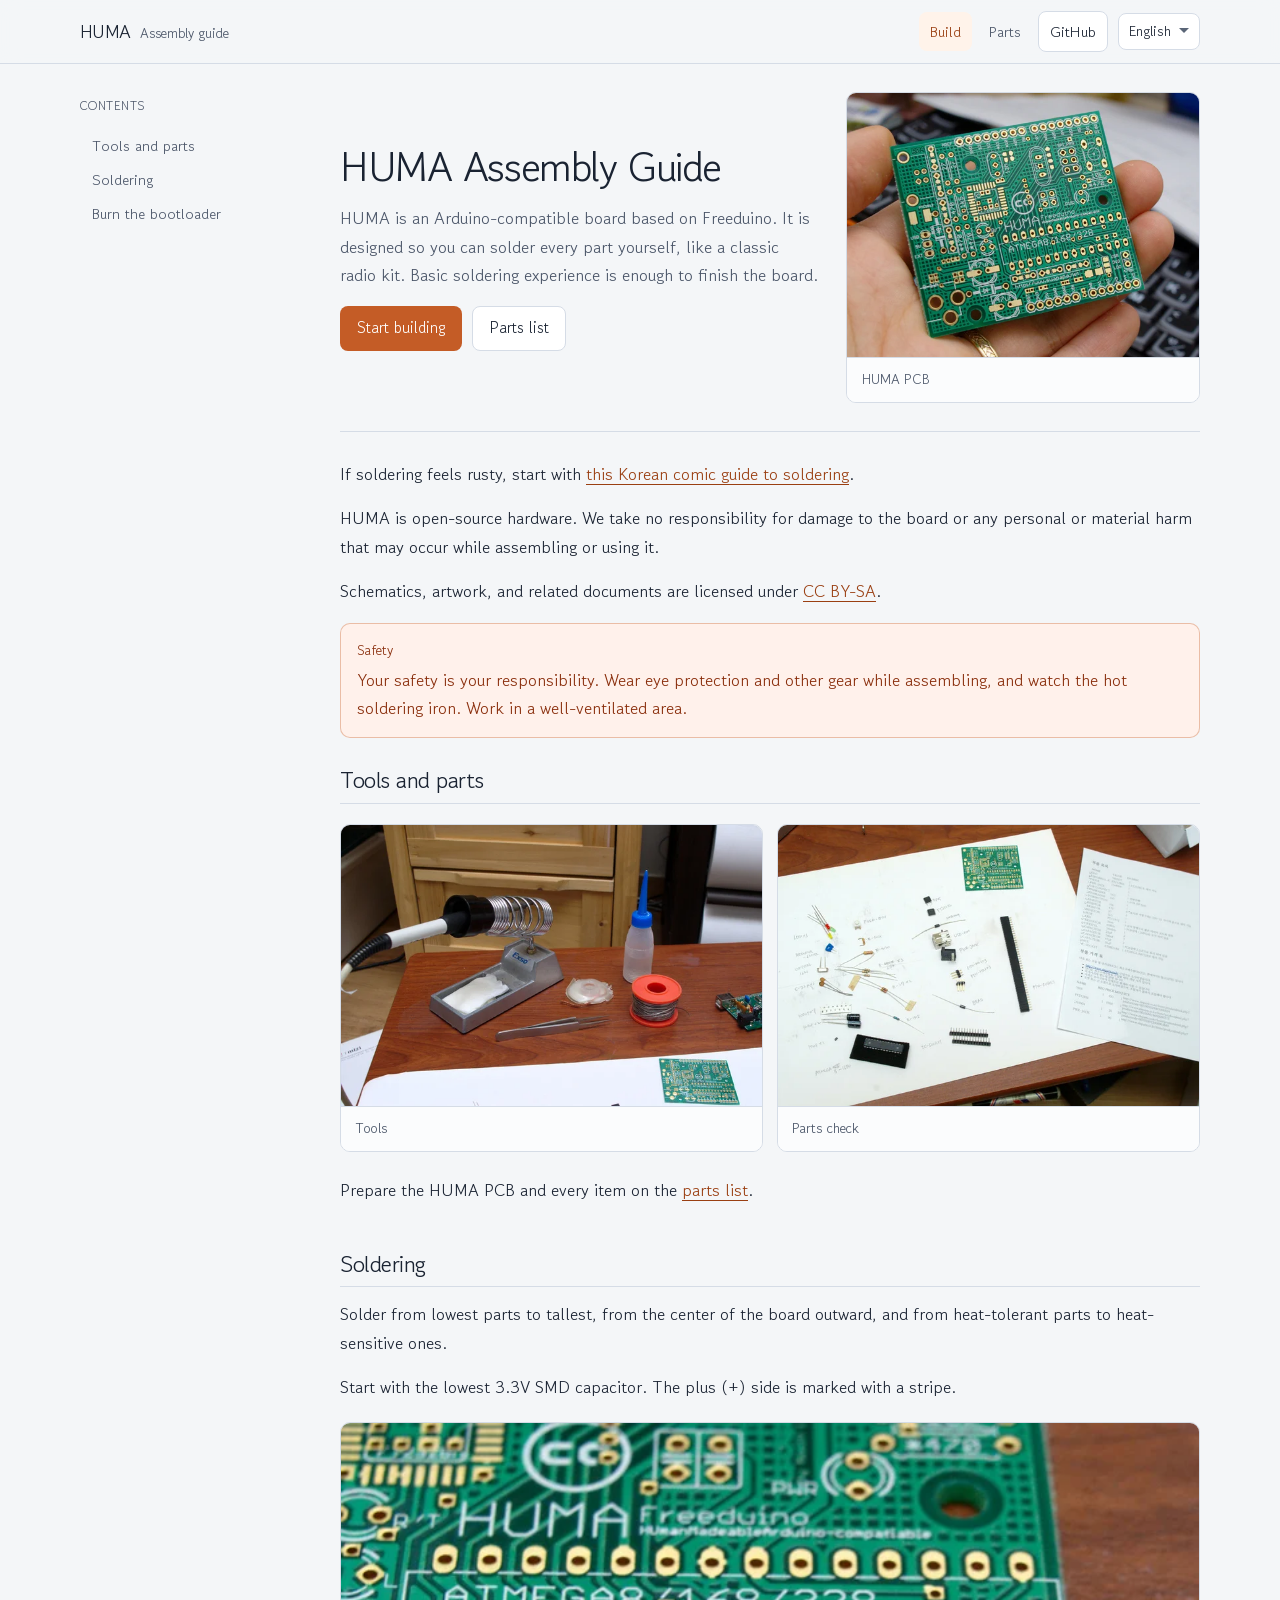
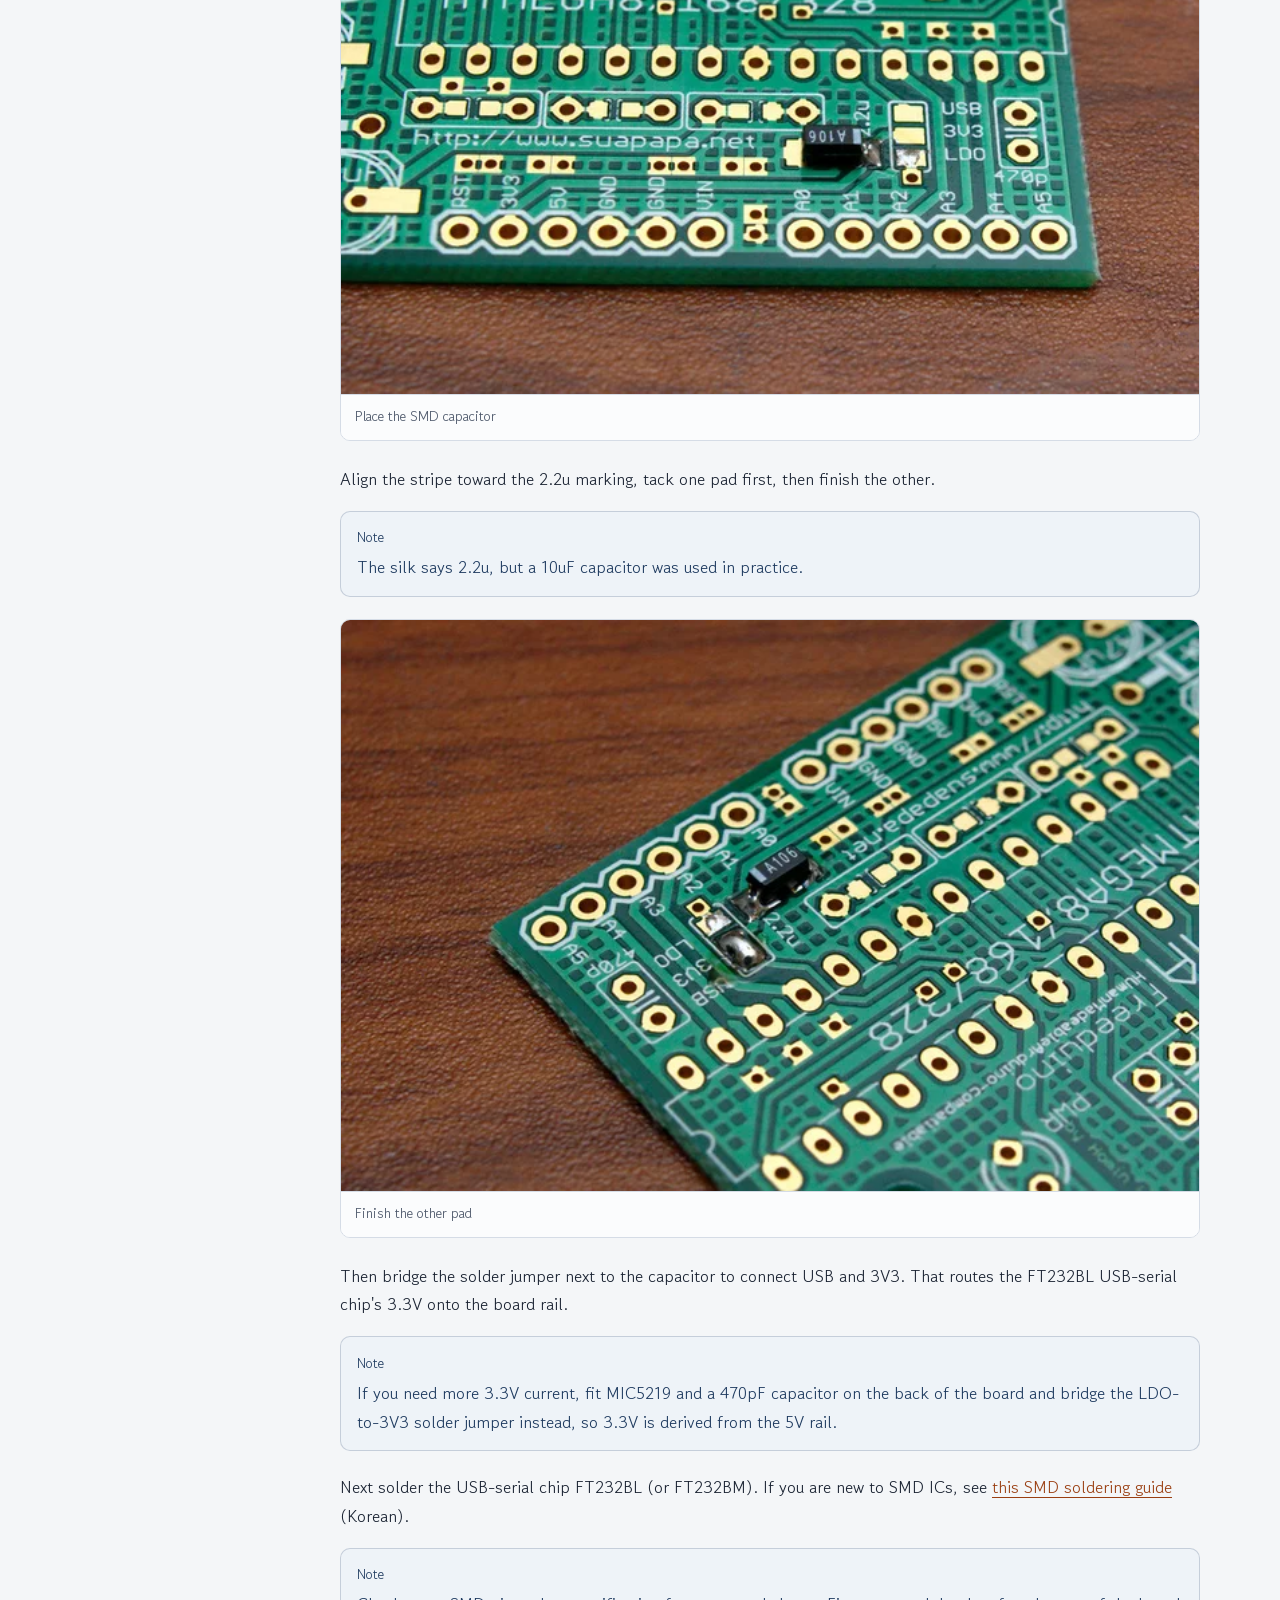
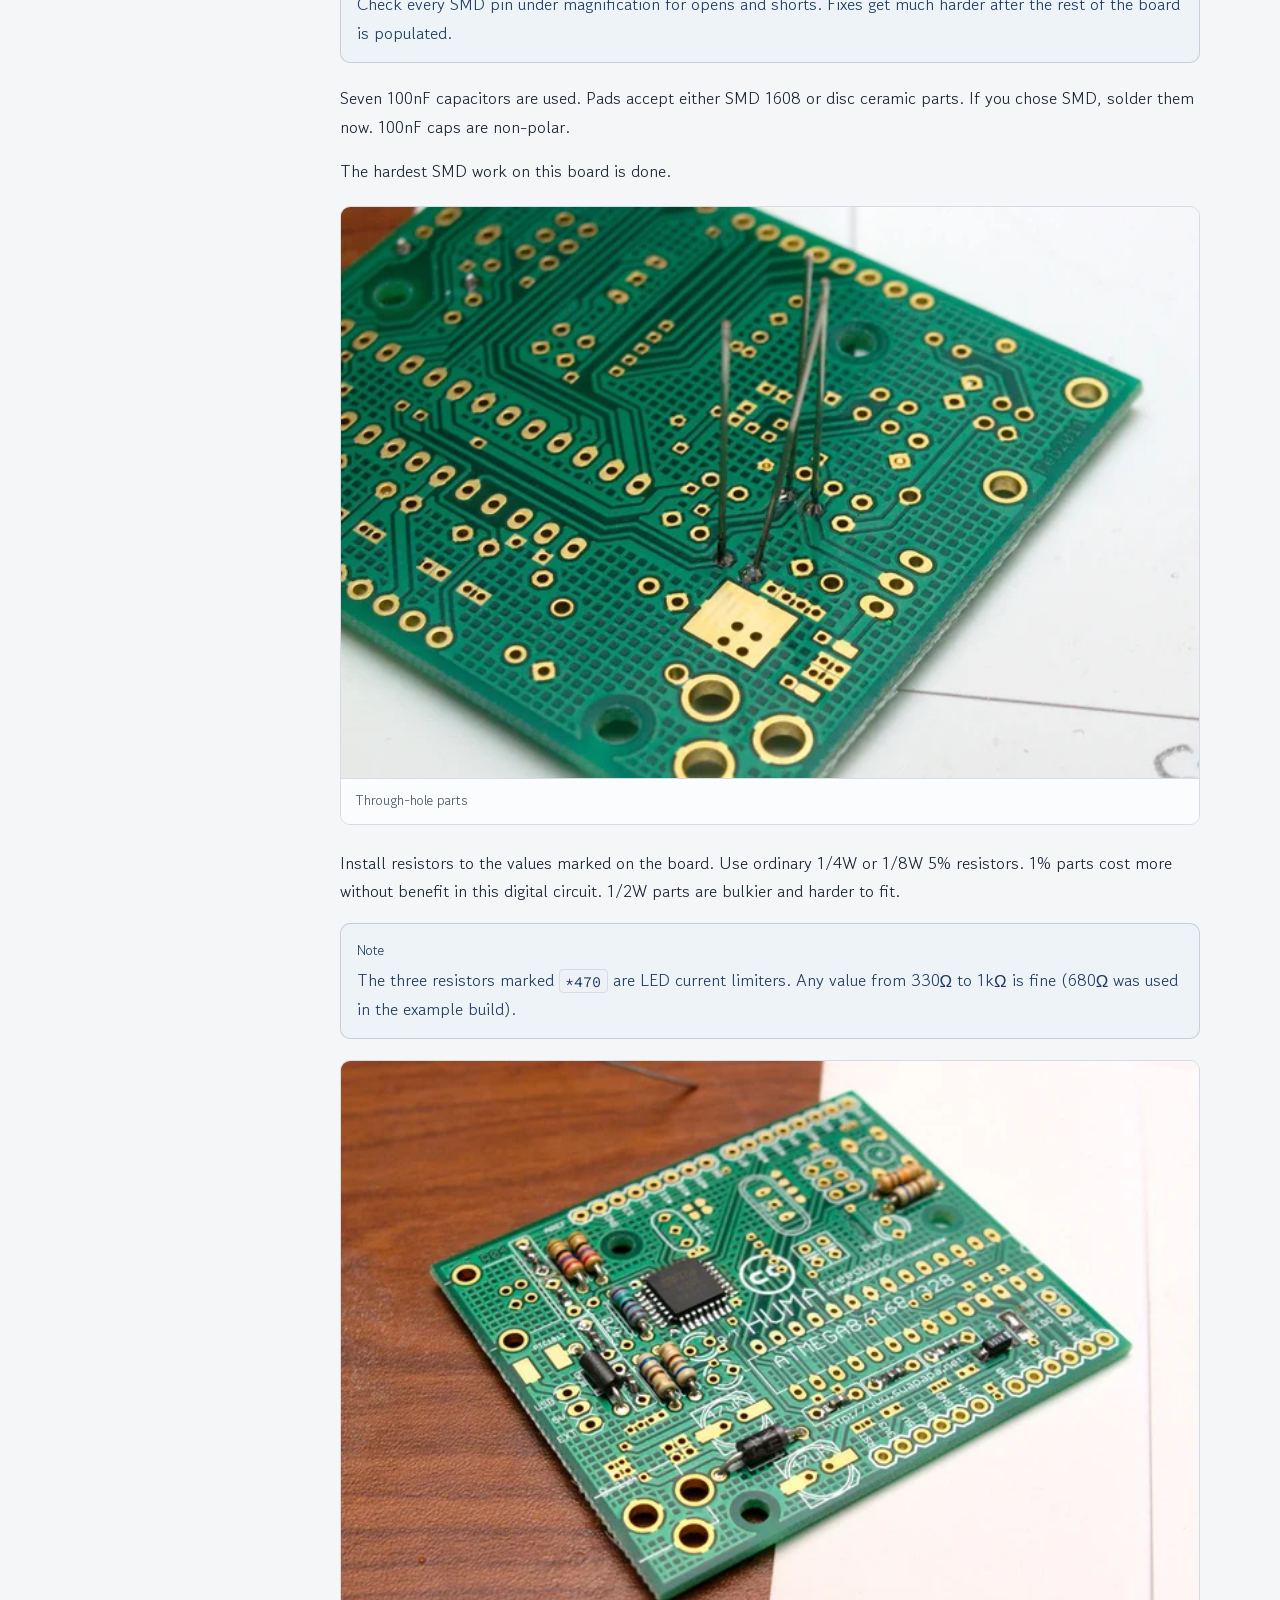
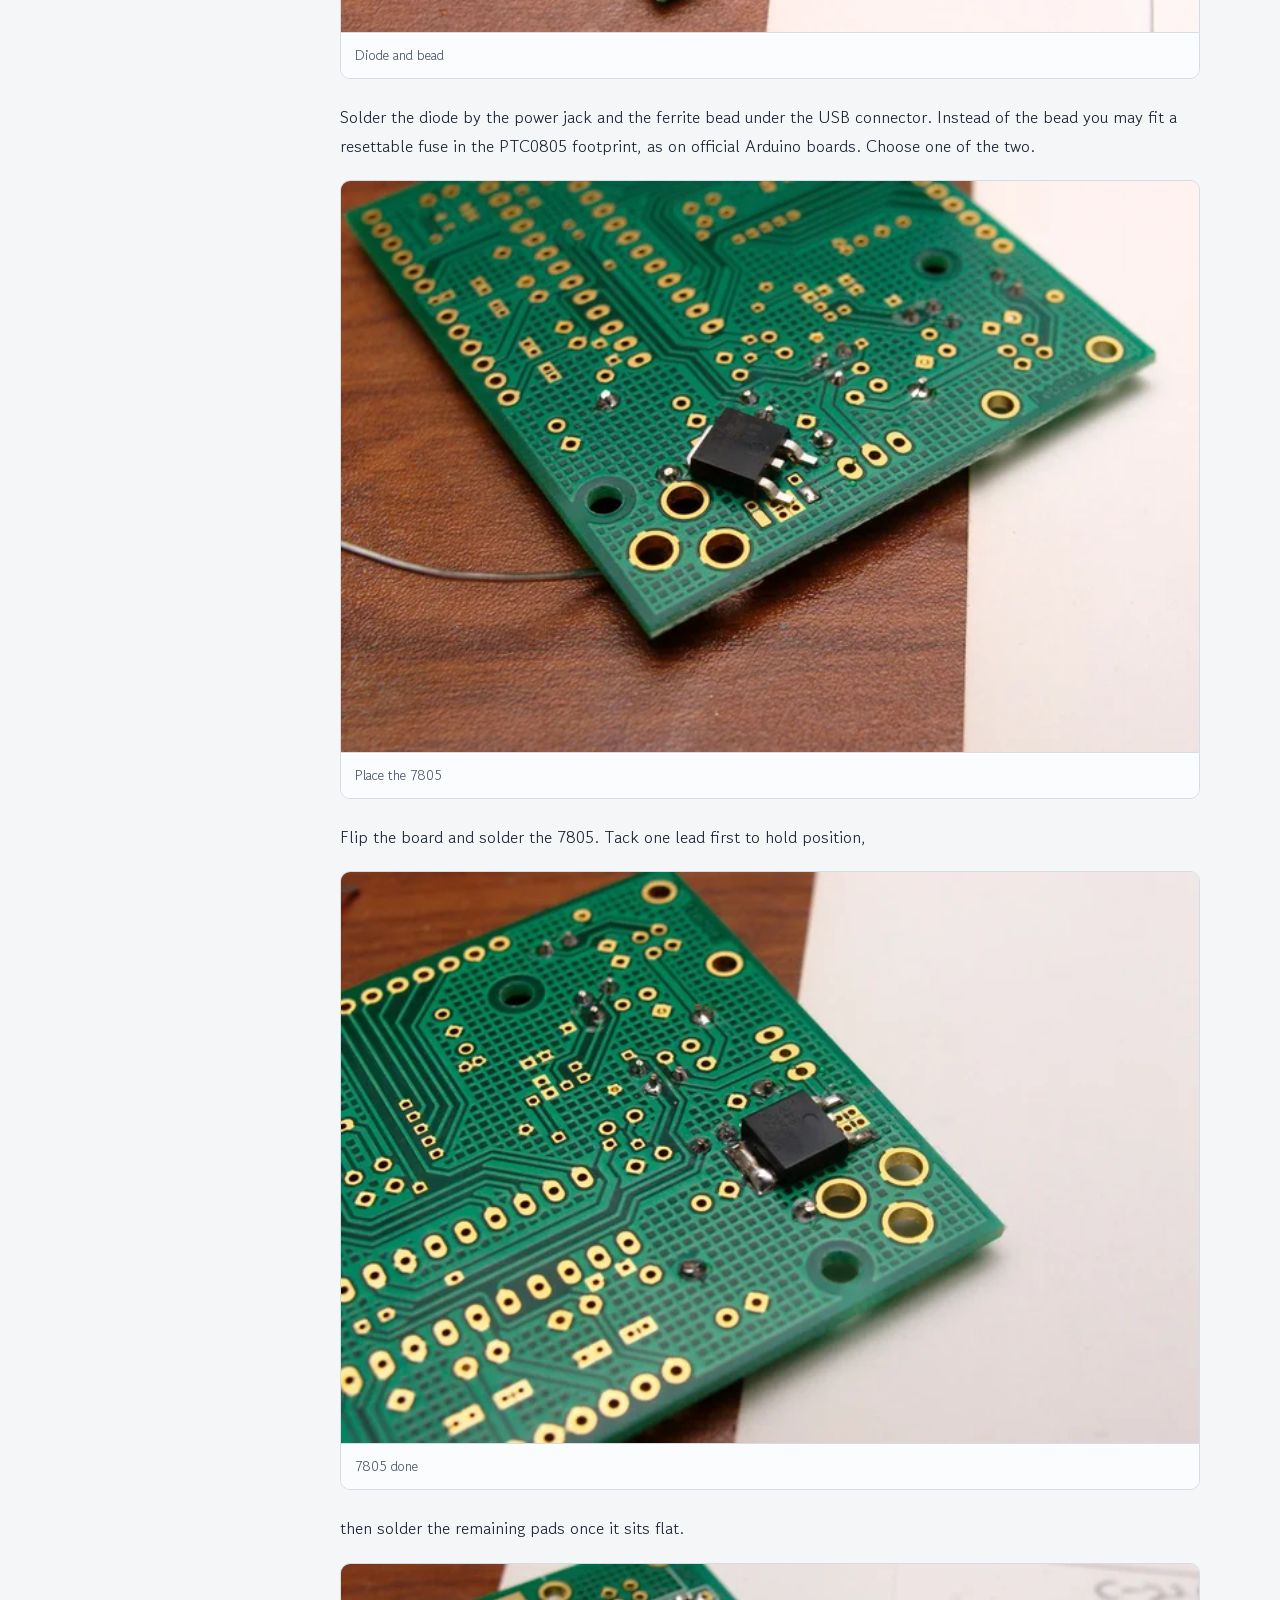
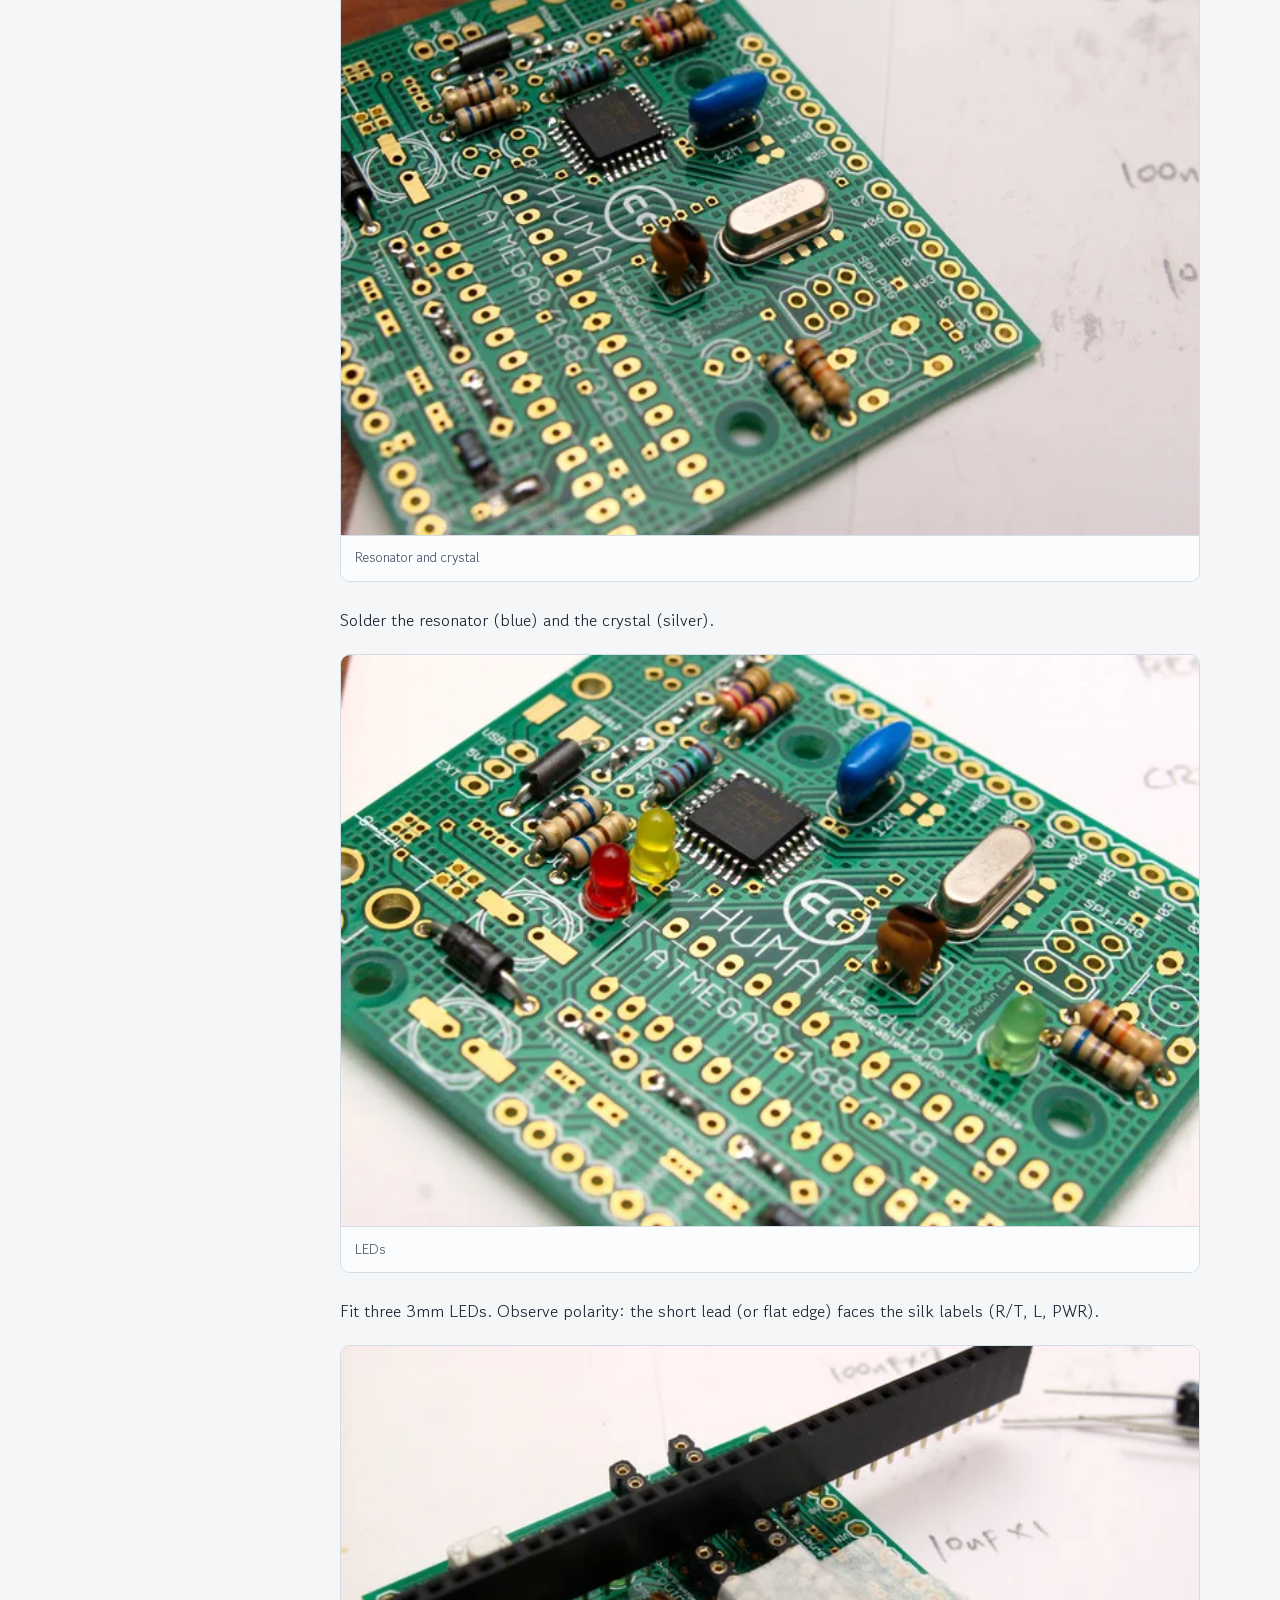
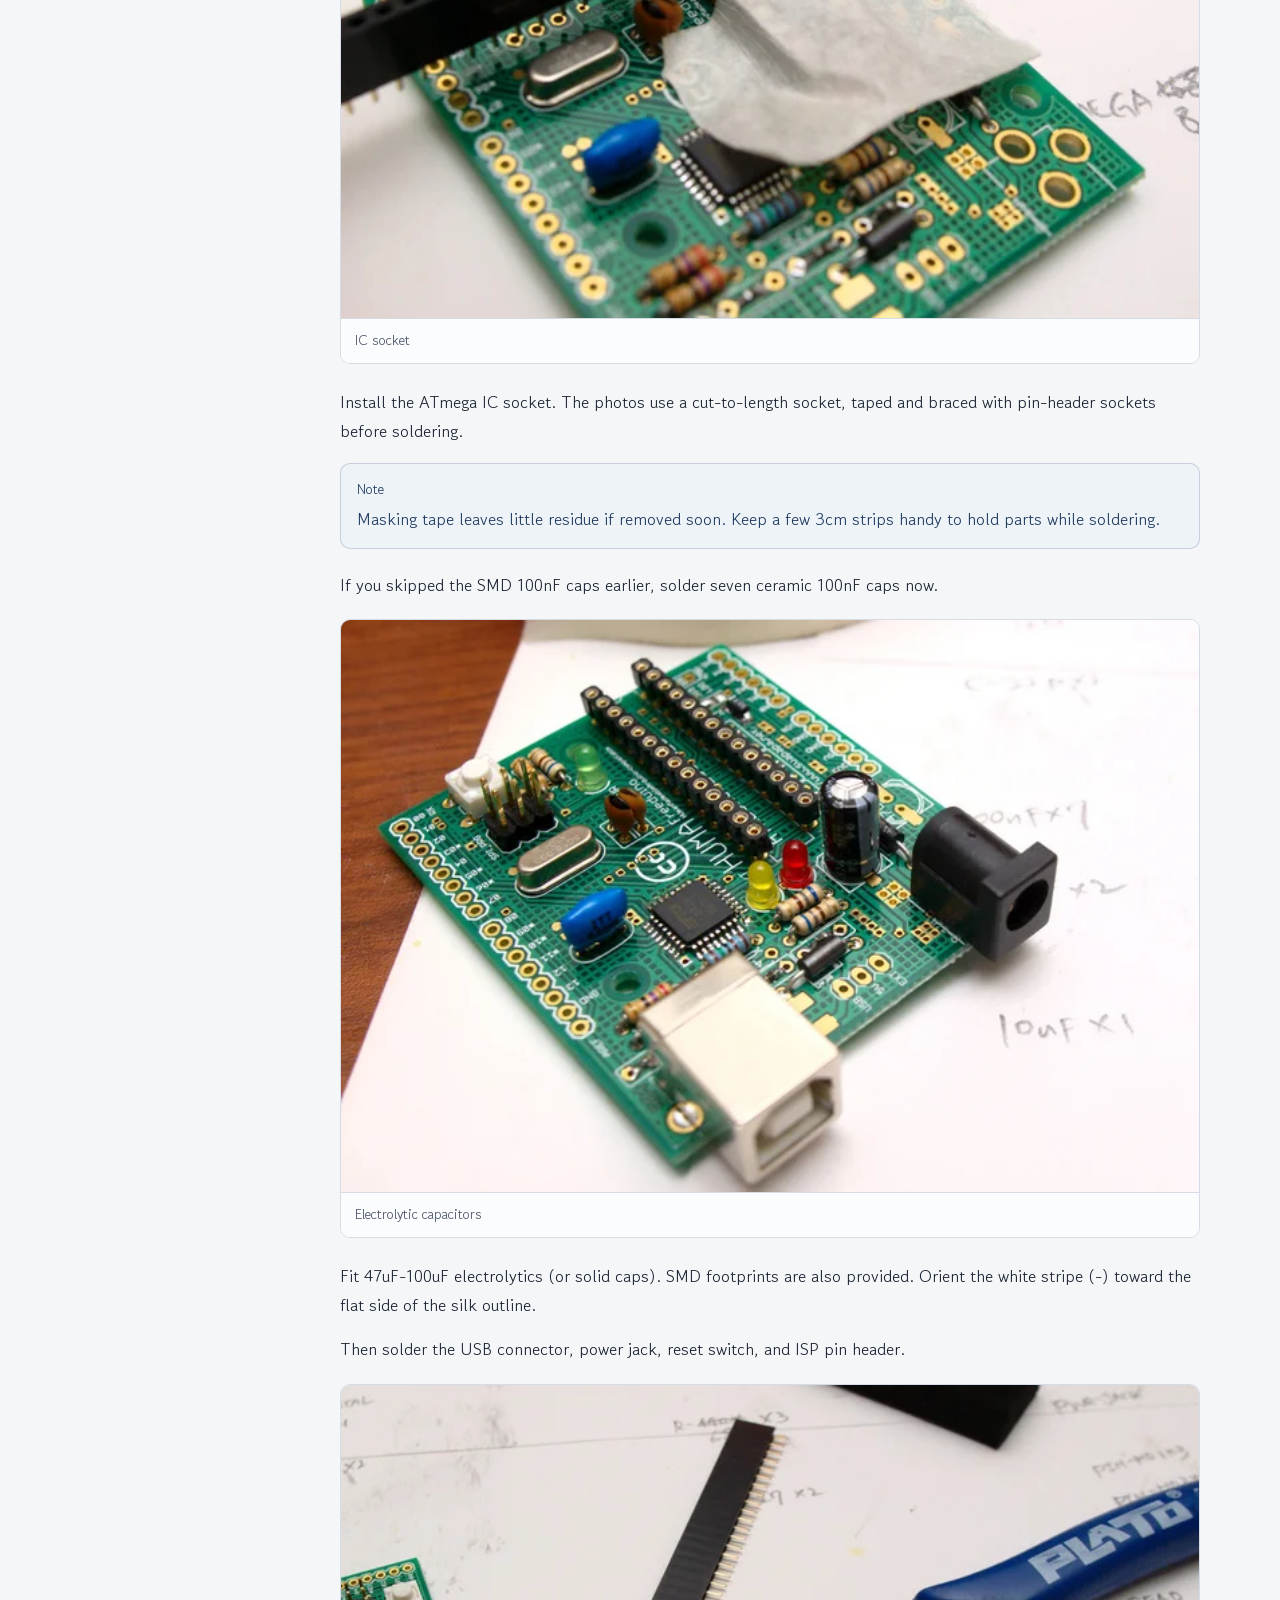
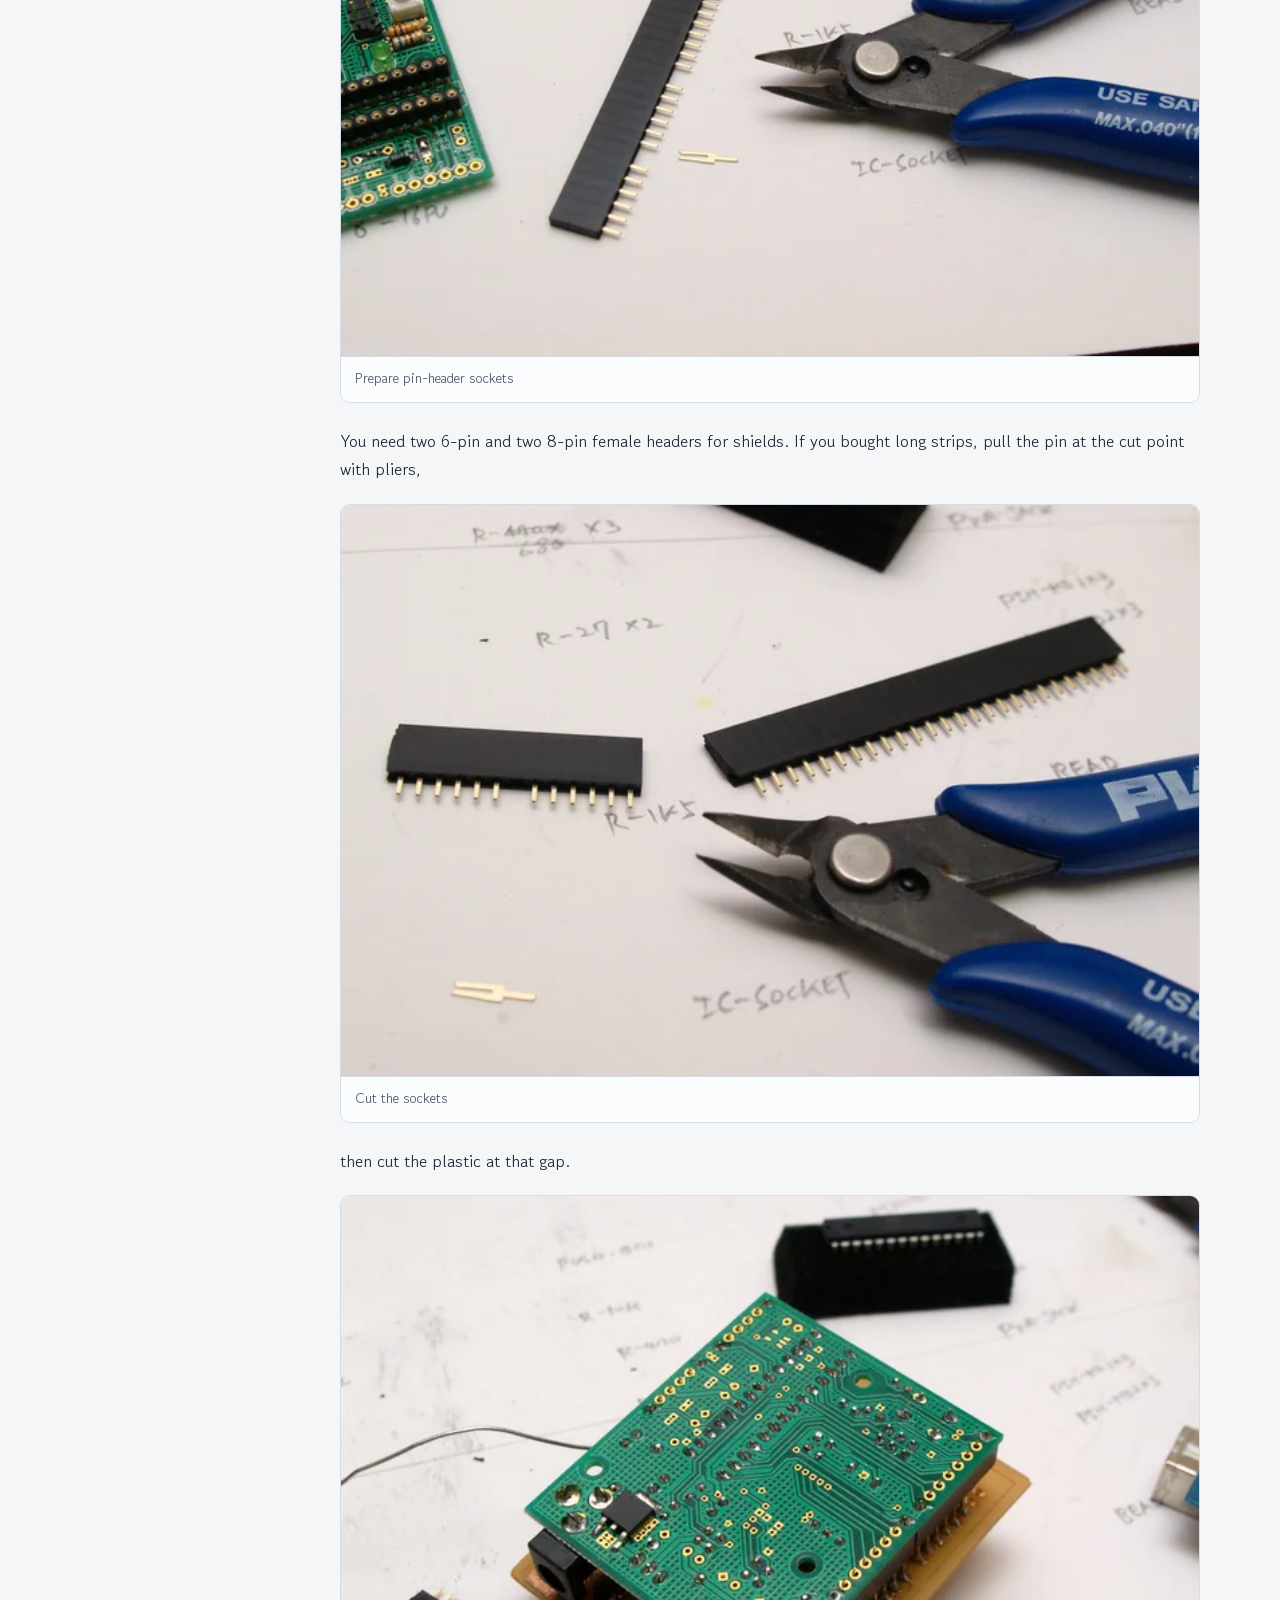
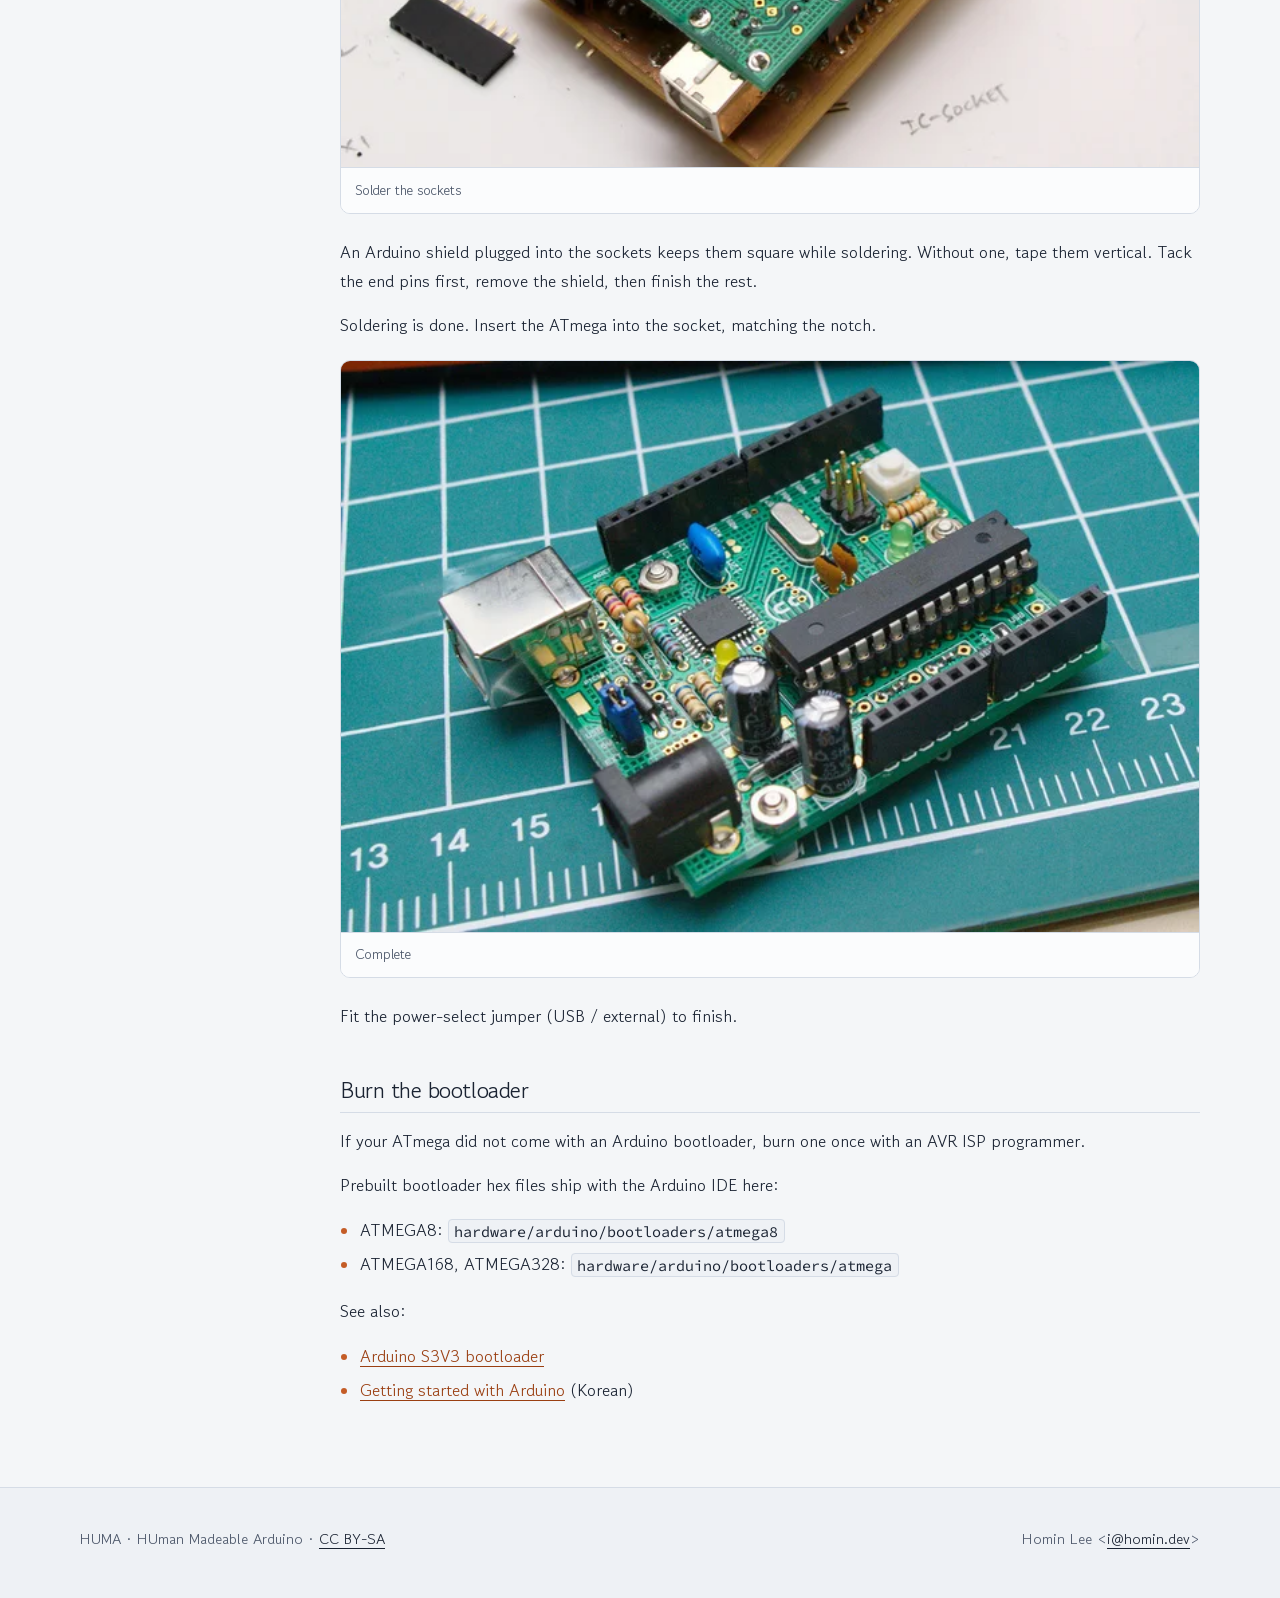
<file: site/index.html>
<!DOCTYPE html>
<html lang="en">
<head>
  <meta charset="utf-8" />
  <meta name="viewport" content="width=device-width, initial-scale=1" />
  <title>HUMA</title>
  <meta name="description" content="HUMA - HUman MAdeable Arduino assembly guide" />
  <link rel="icon" href="favicon.ico" sizes="any" />
  <link rel="icon" type="image/png" sizes="32x32" href="favicon-32x32.png" />
  <link rel="icon" type="image/png" sizes="16x16" href="favicon-16x16.png" />
  <link rel="apple-touch-icon" href="apple-touch-icon.png" />
  <meta property="og:type" content="website" />
  <meta property="og:site_name" content="HUMA" />
  <meta property="og:title" content="HUMA - HUman MAdeable Arduino" />
  <meta property="og:description" content="HUMA - 직접 손으로 조립하는 오픈소스 아두이노 호환 보드" />
  <meta property="og:url" content="https://suapapa.github.io/HUMA/" />
  <meta property="og:image" content="https://suapapa.github.io/HUMA/og-image.png" />
  <meta name="twitter:card" content="summary_large_image" />
  <meta name="twitter:title" content="HUMA - HUman MAdeable Arduino" />
  <meta name="twitter:description" content="HUMA - 직접 손으로 조립하는 오픈소스 아두이노 호환 보드" />
  <meta name="twitter:image" content="https://suapapa.github.io/HUMA/og-image.png" />
  <script>
    (function () {
      var langs = ["ko", "en", "ja", "zh"];
      var saved = null;
      try { saved = localStorage.getItem("huma-lang"); } catch (e) {}
      var lang = saved && langs.indexOf(saved) >= 0 ? saved : null;
      if (!lang) {
        var nav = (navigator.language || navigator.userLanguage || "en").toLowerCase();
        if (nav.indexOf("ko") === 0) lang = "ko";
        else if (nav.indexOf("ja") === 0) lang = "ja";
        else if (nav.indexOf("zh") === 0) lang = "zh";
        else lang = "en";
      }
      location.replace("./" + lang + "/");
    })();
  </script>
  <noscript>
    <meta http-equiv="refresh" content="0; url=./en/" />
  </noscript>
  <style>
    body { font-family: system-ui, sans-serif; max-width: 40rem; margin: 3rem auto; padding: 0 1rem; line-height: 1.6; }
    a { margin-right: 1rem; }
  </style>
</head>
<body>
  <p>HUMA documentation</p>
  <p>
    <a href="./ko/">한국어</a>
    <a href="./en/">English</a>
    <a href="./ja/">日本語</a>
    <a href="./zh/">中文</a>
  </p>
</body>
</html>
</file>
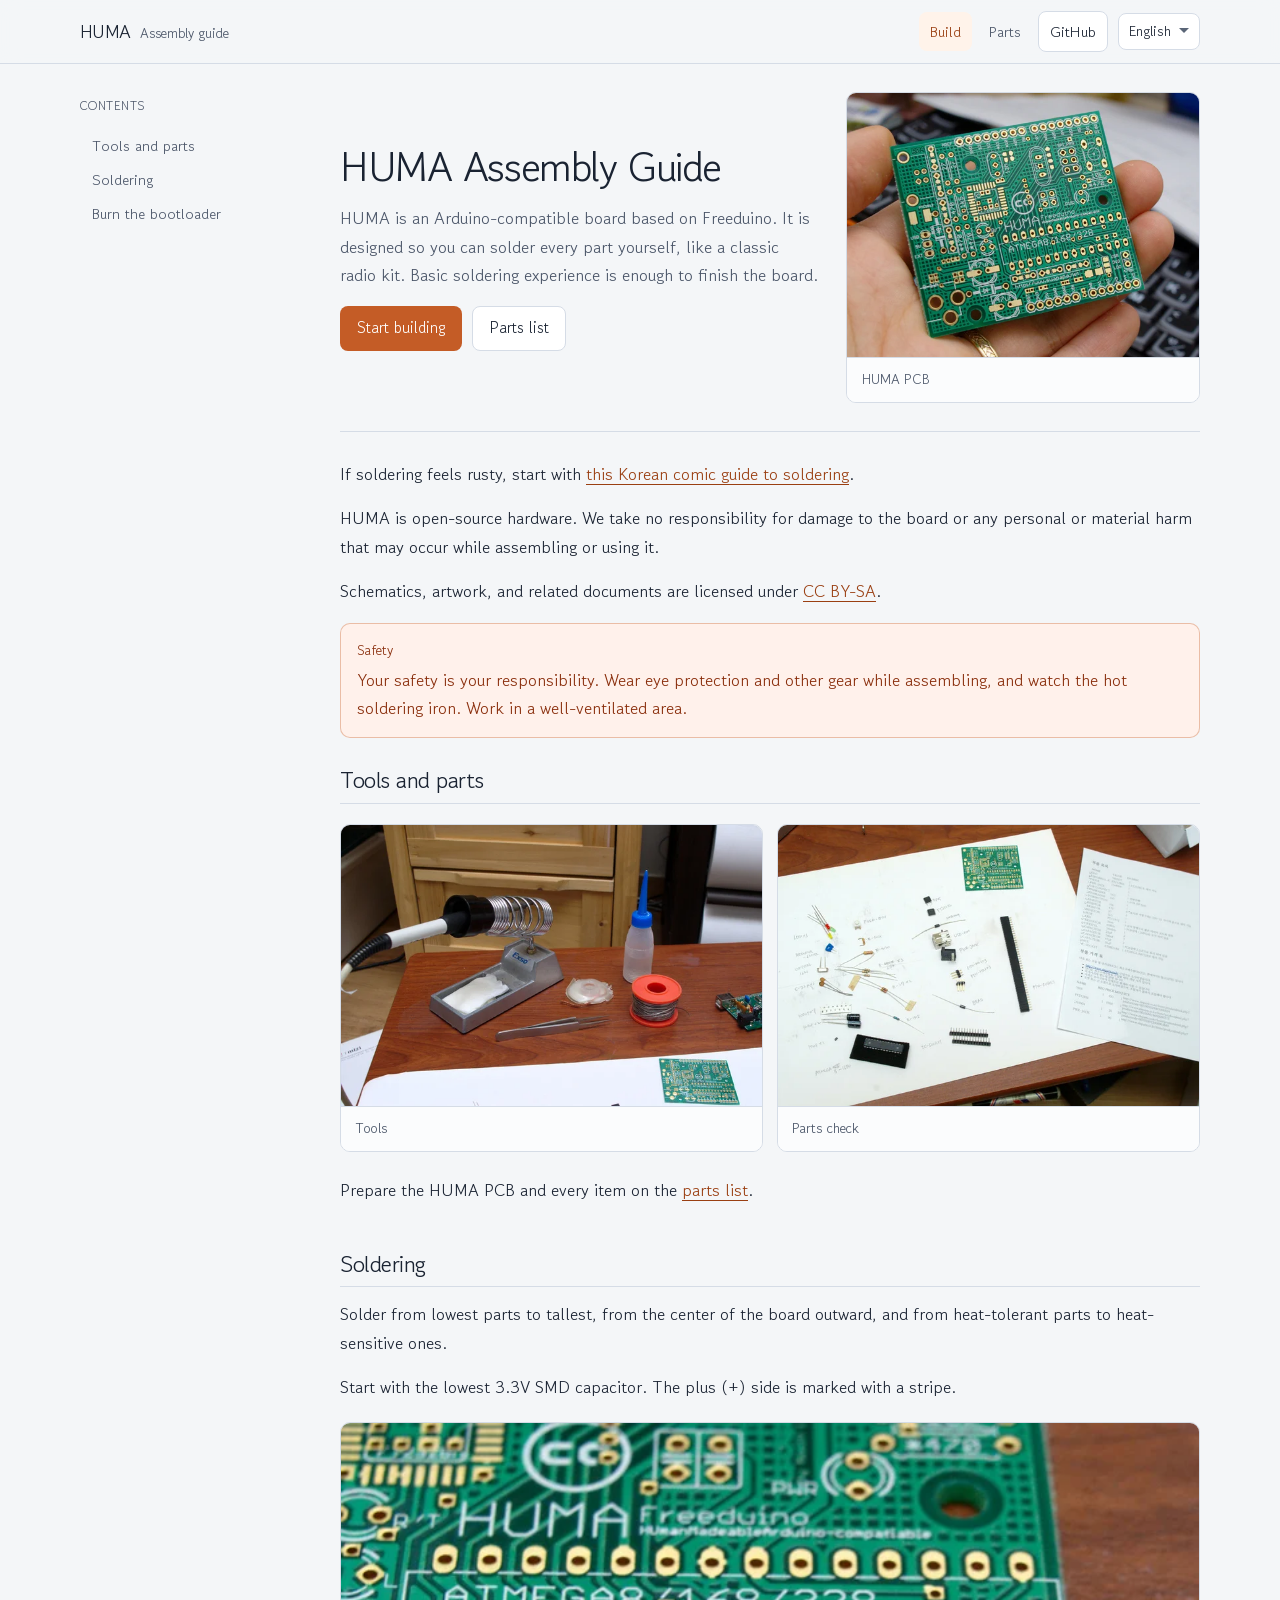
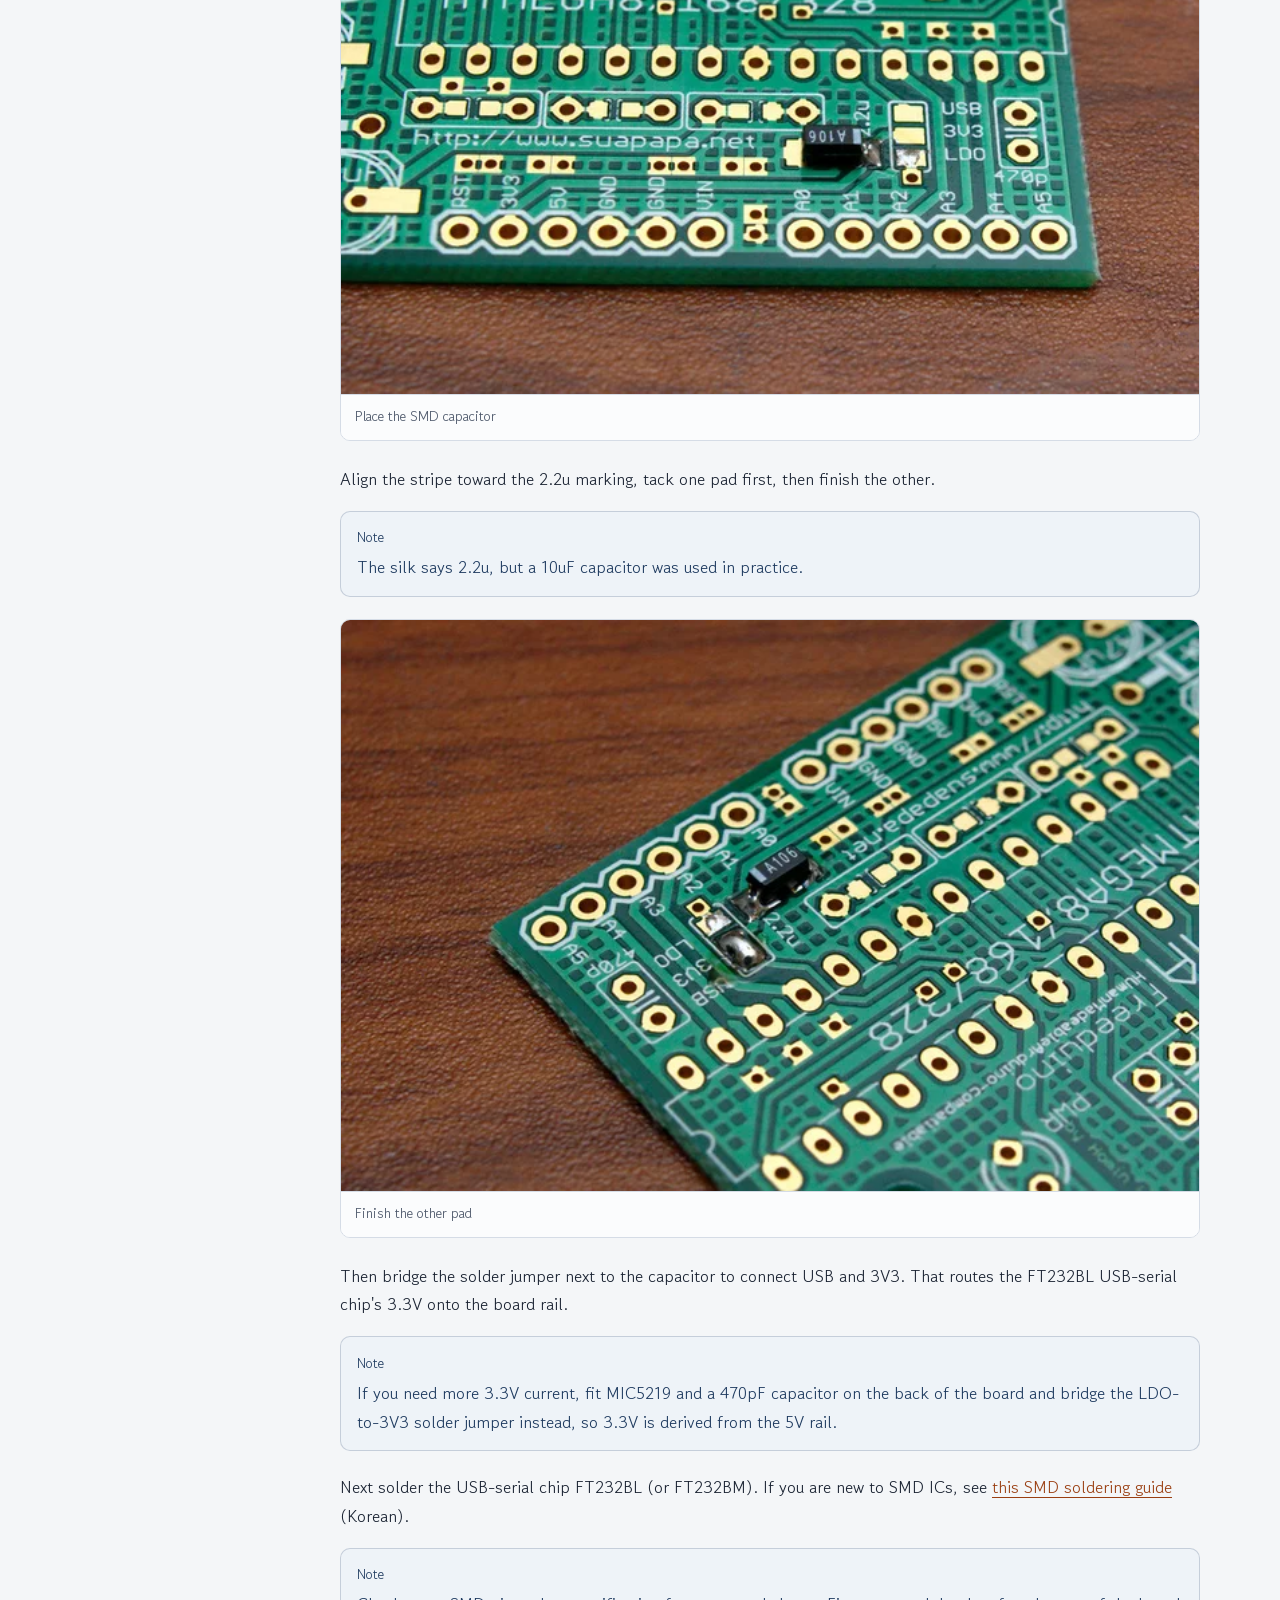
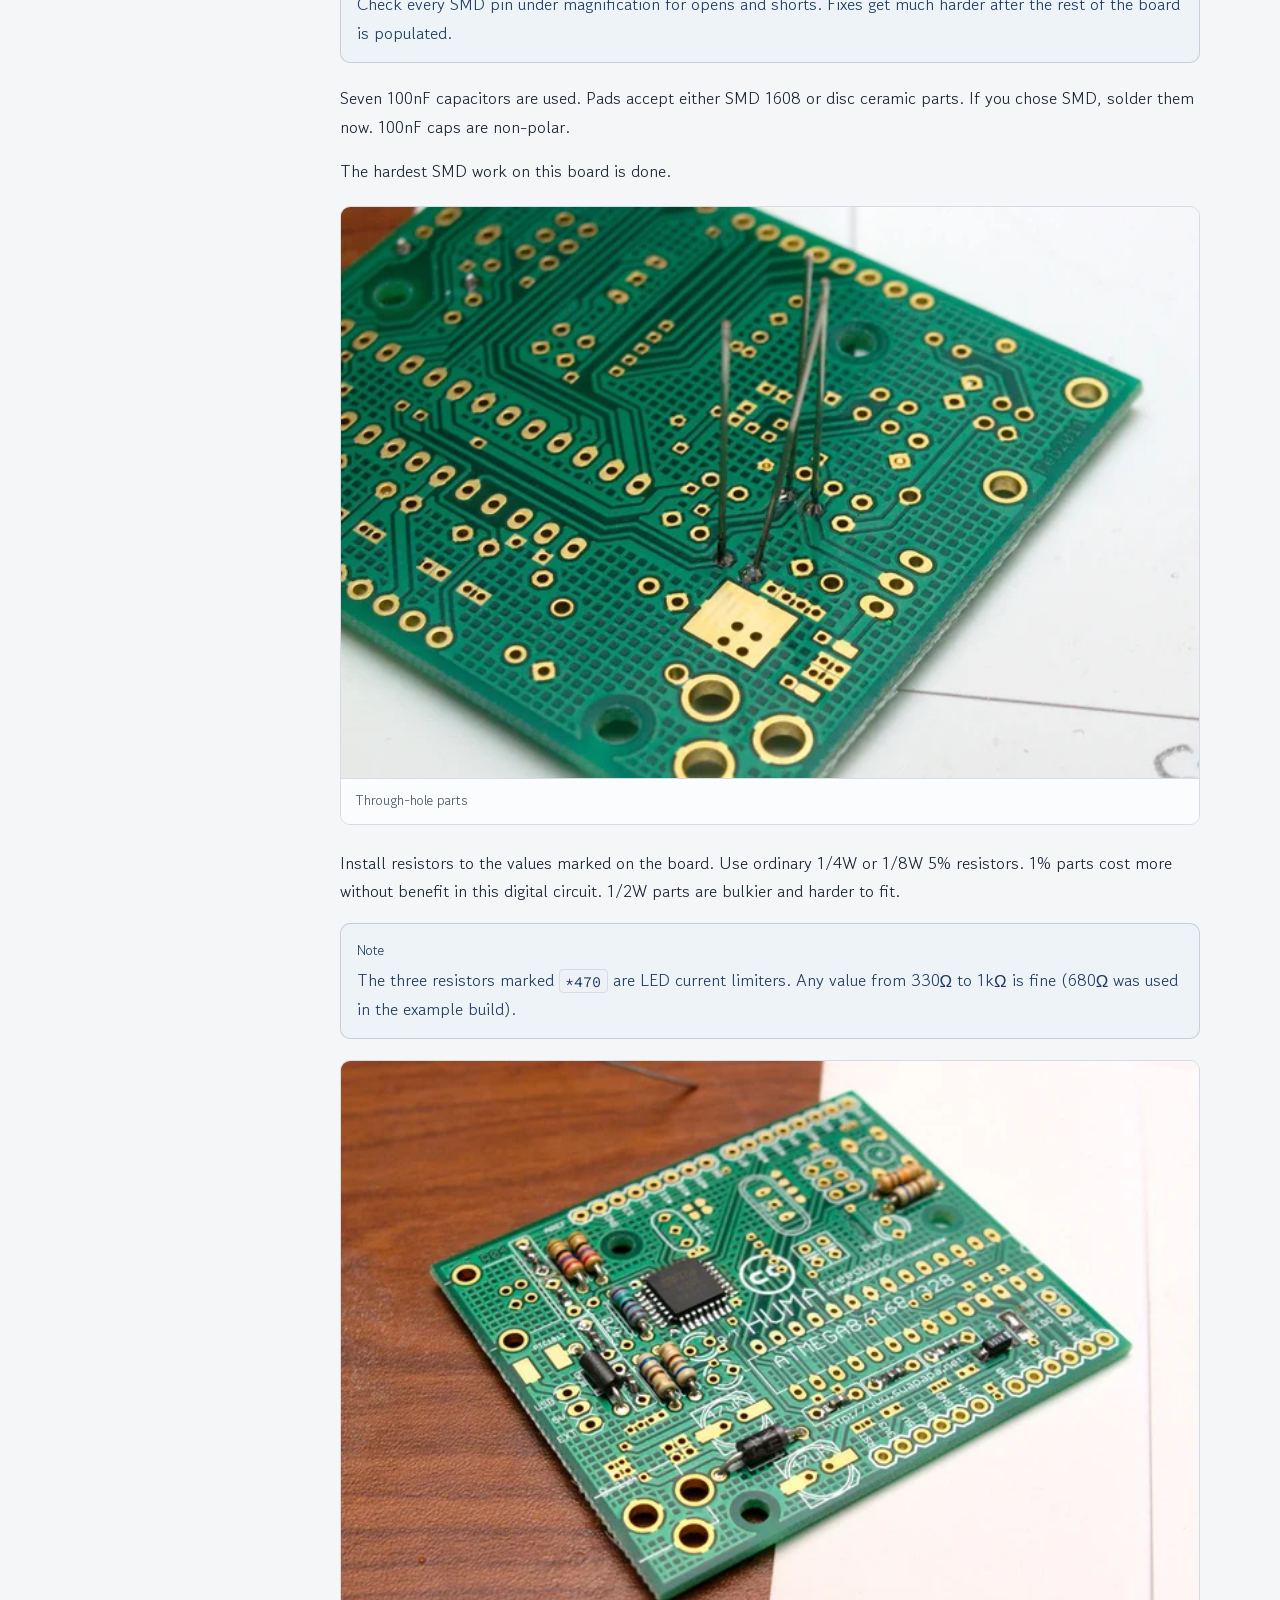
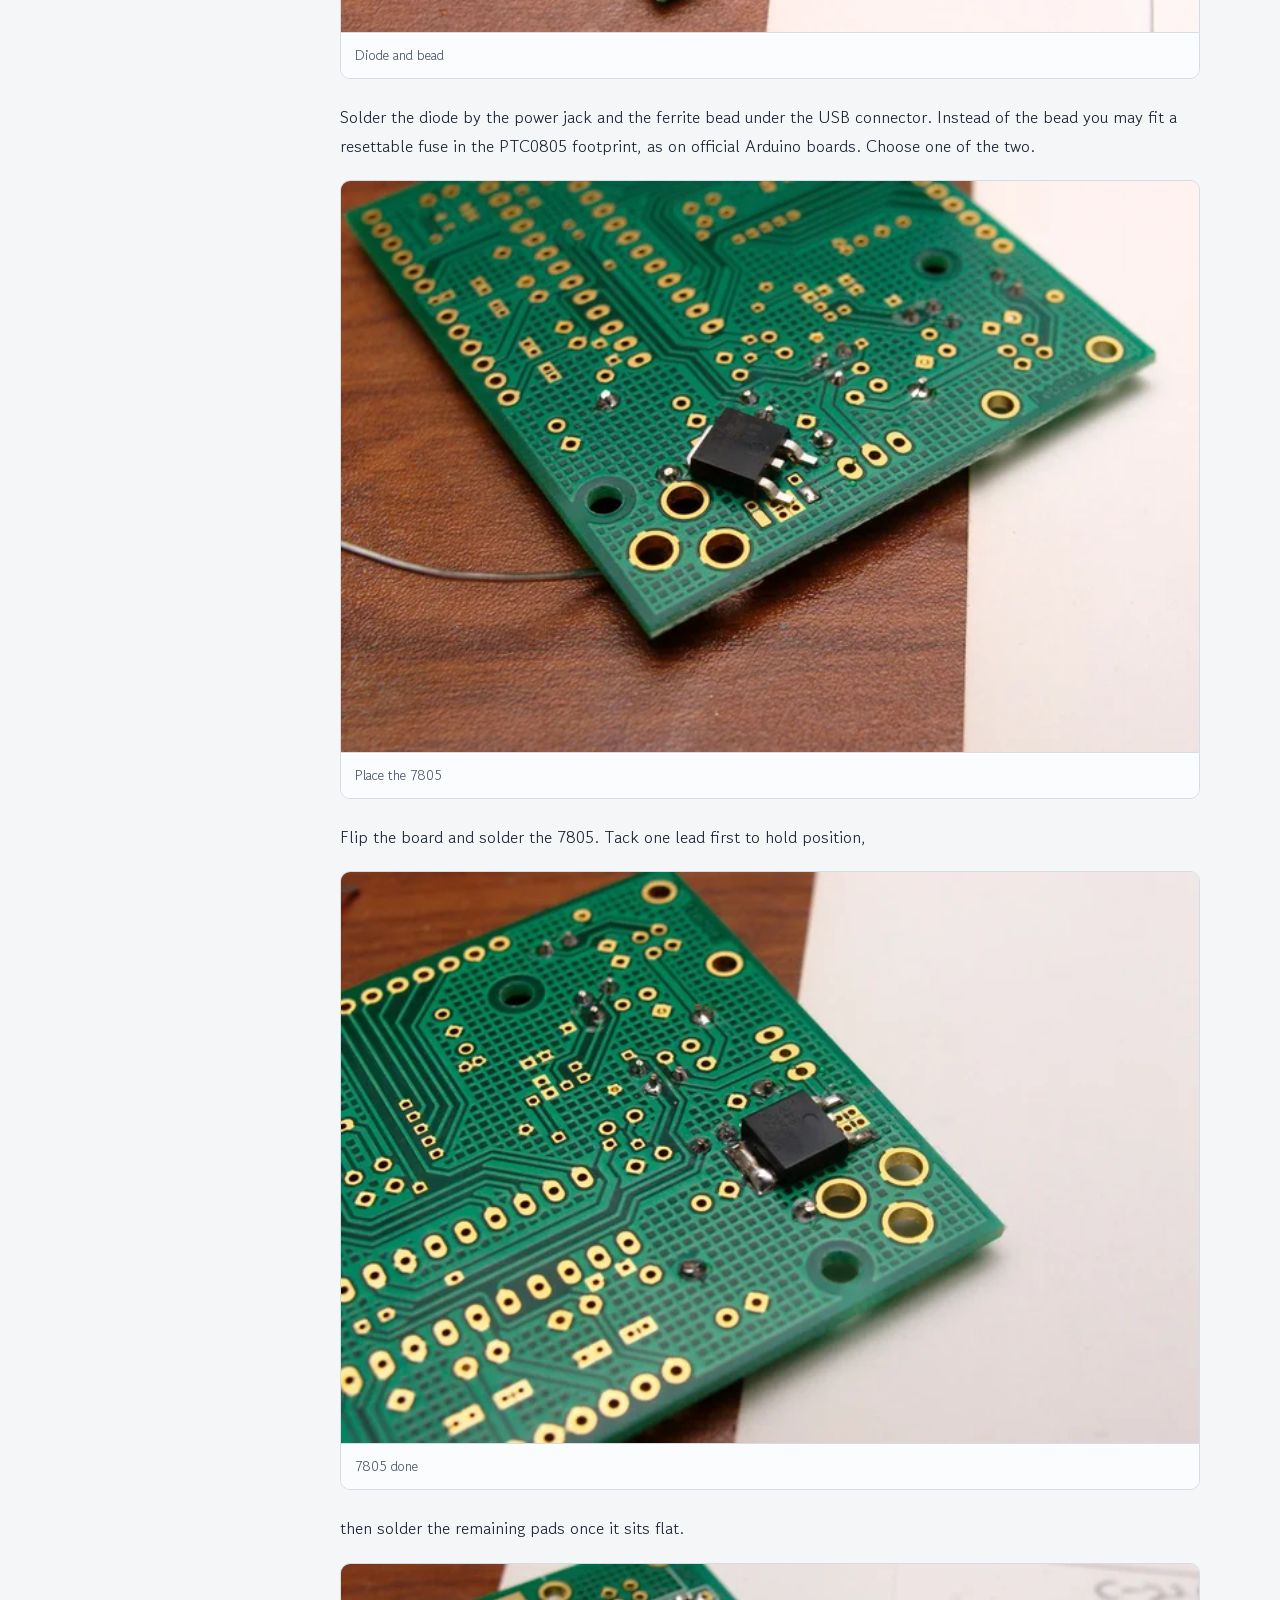
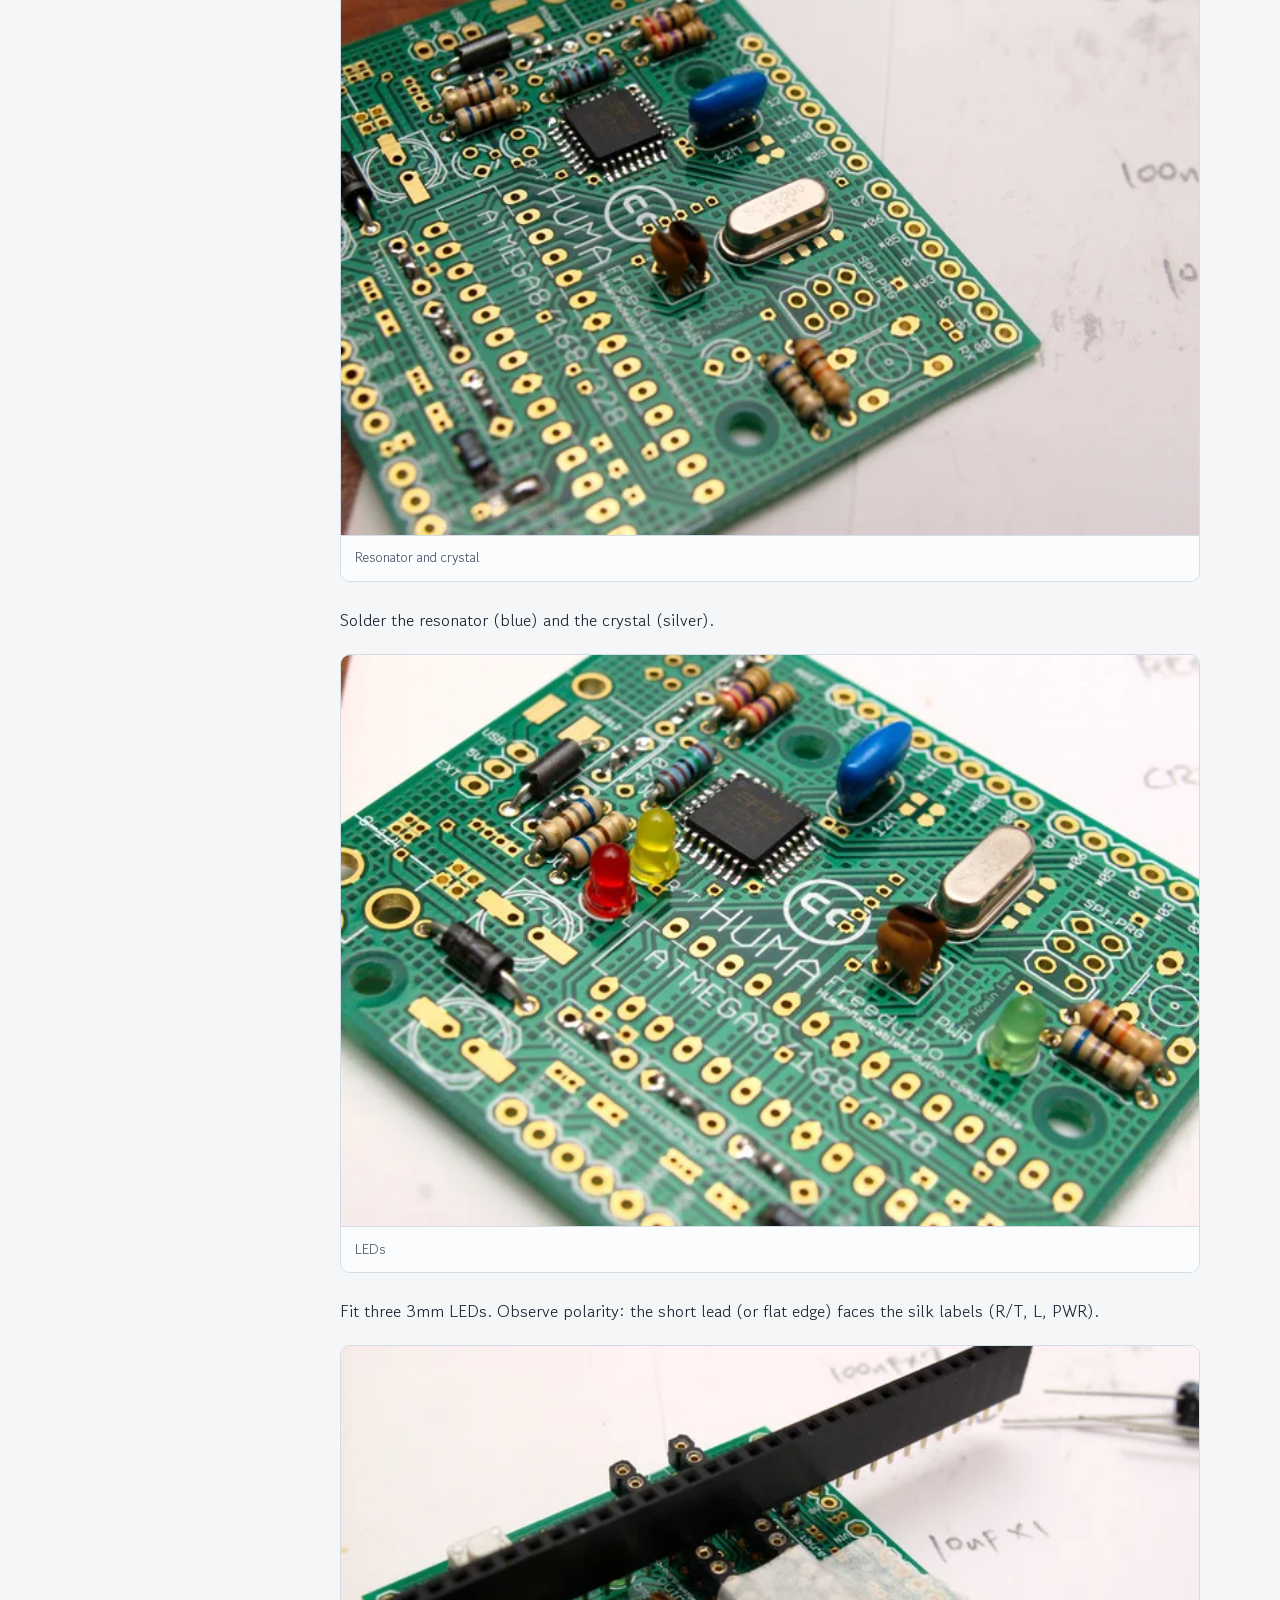
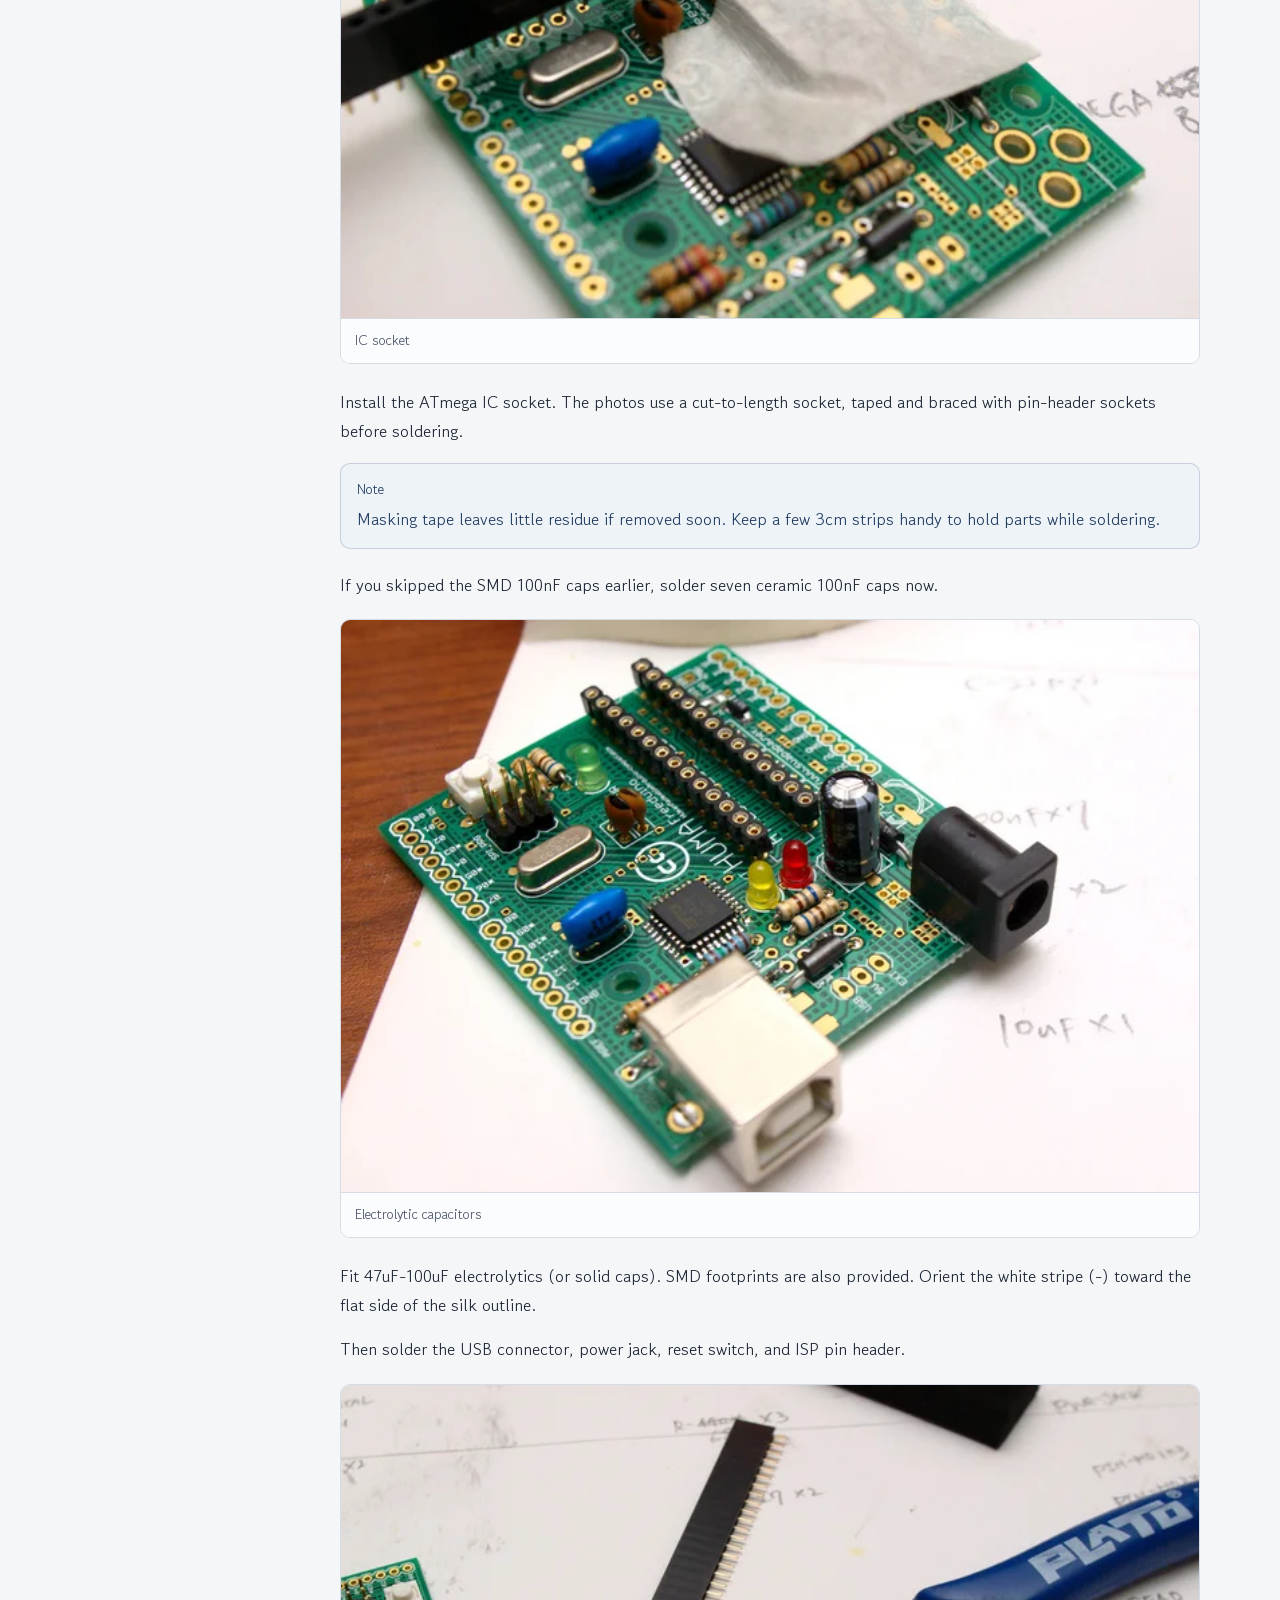
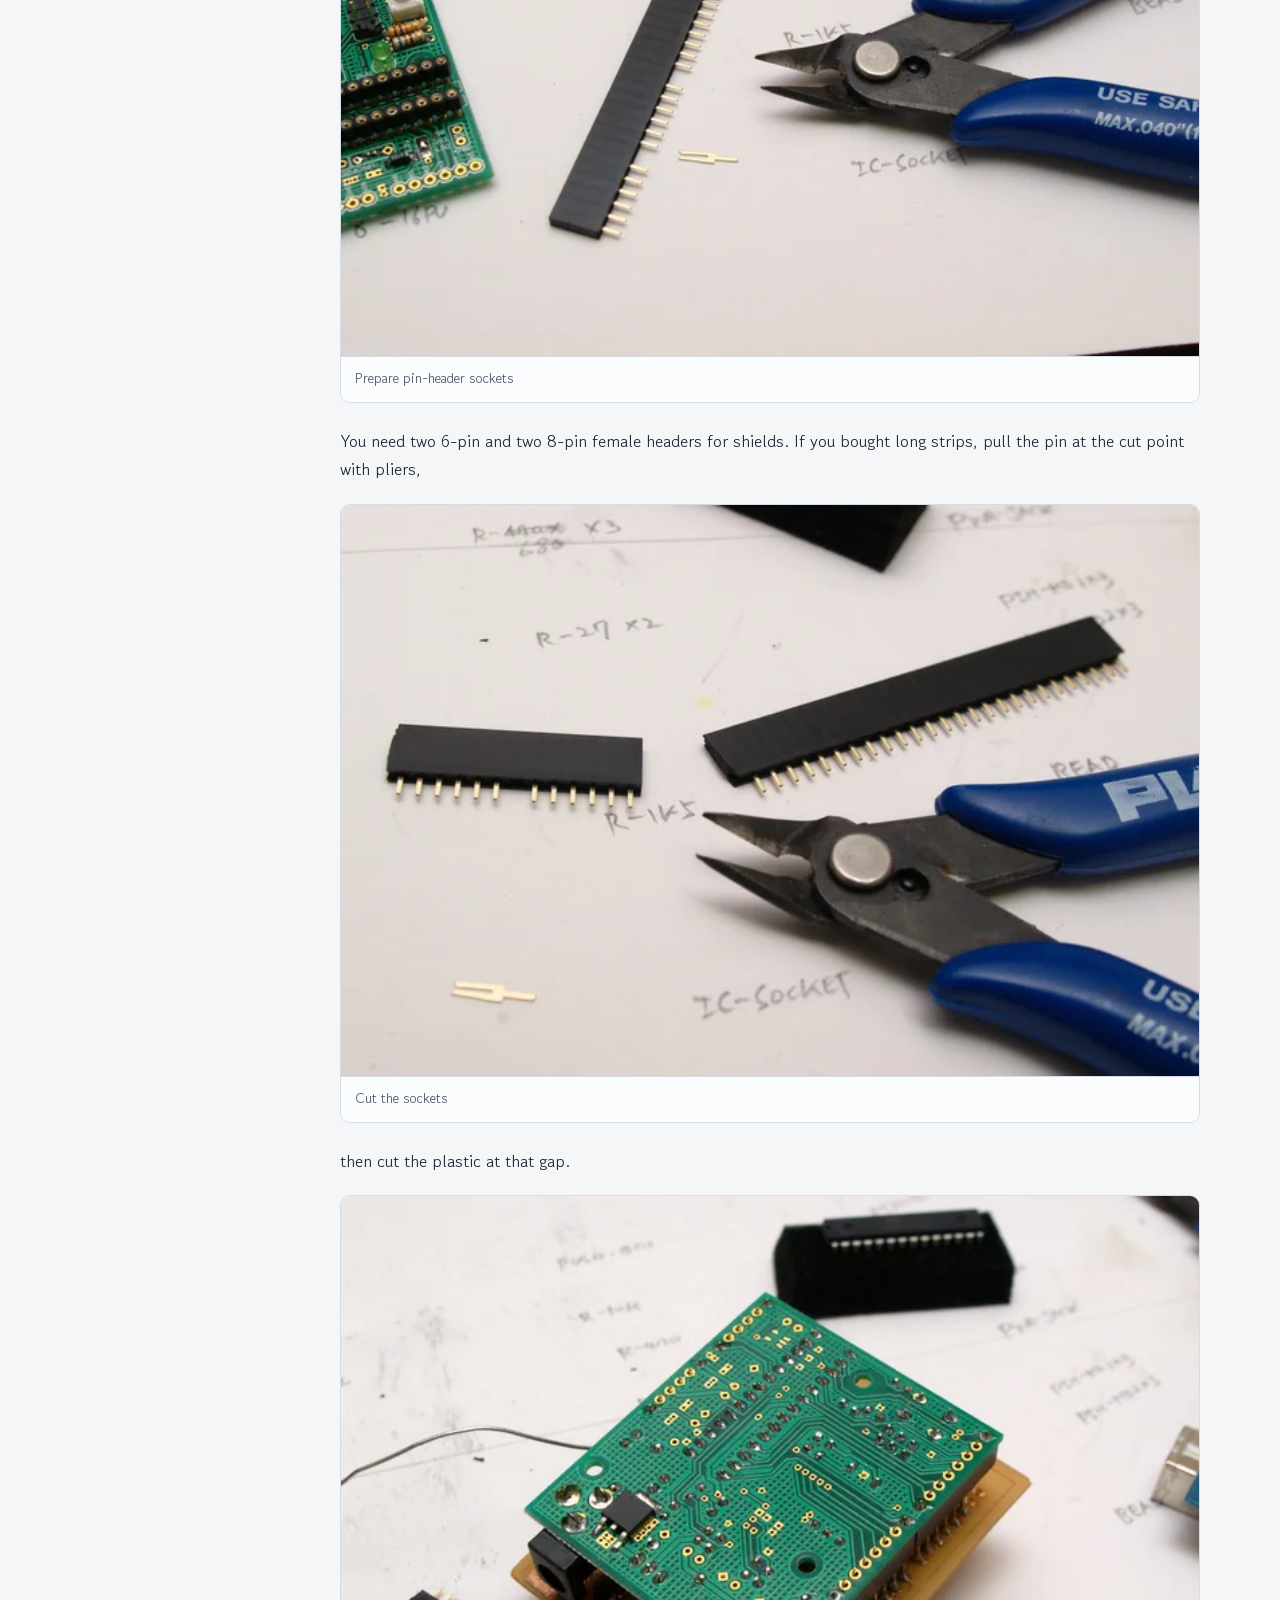
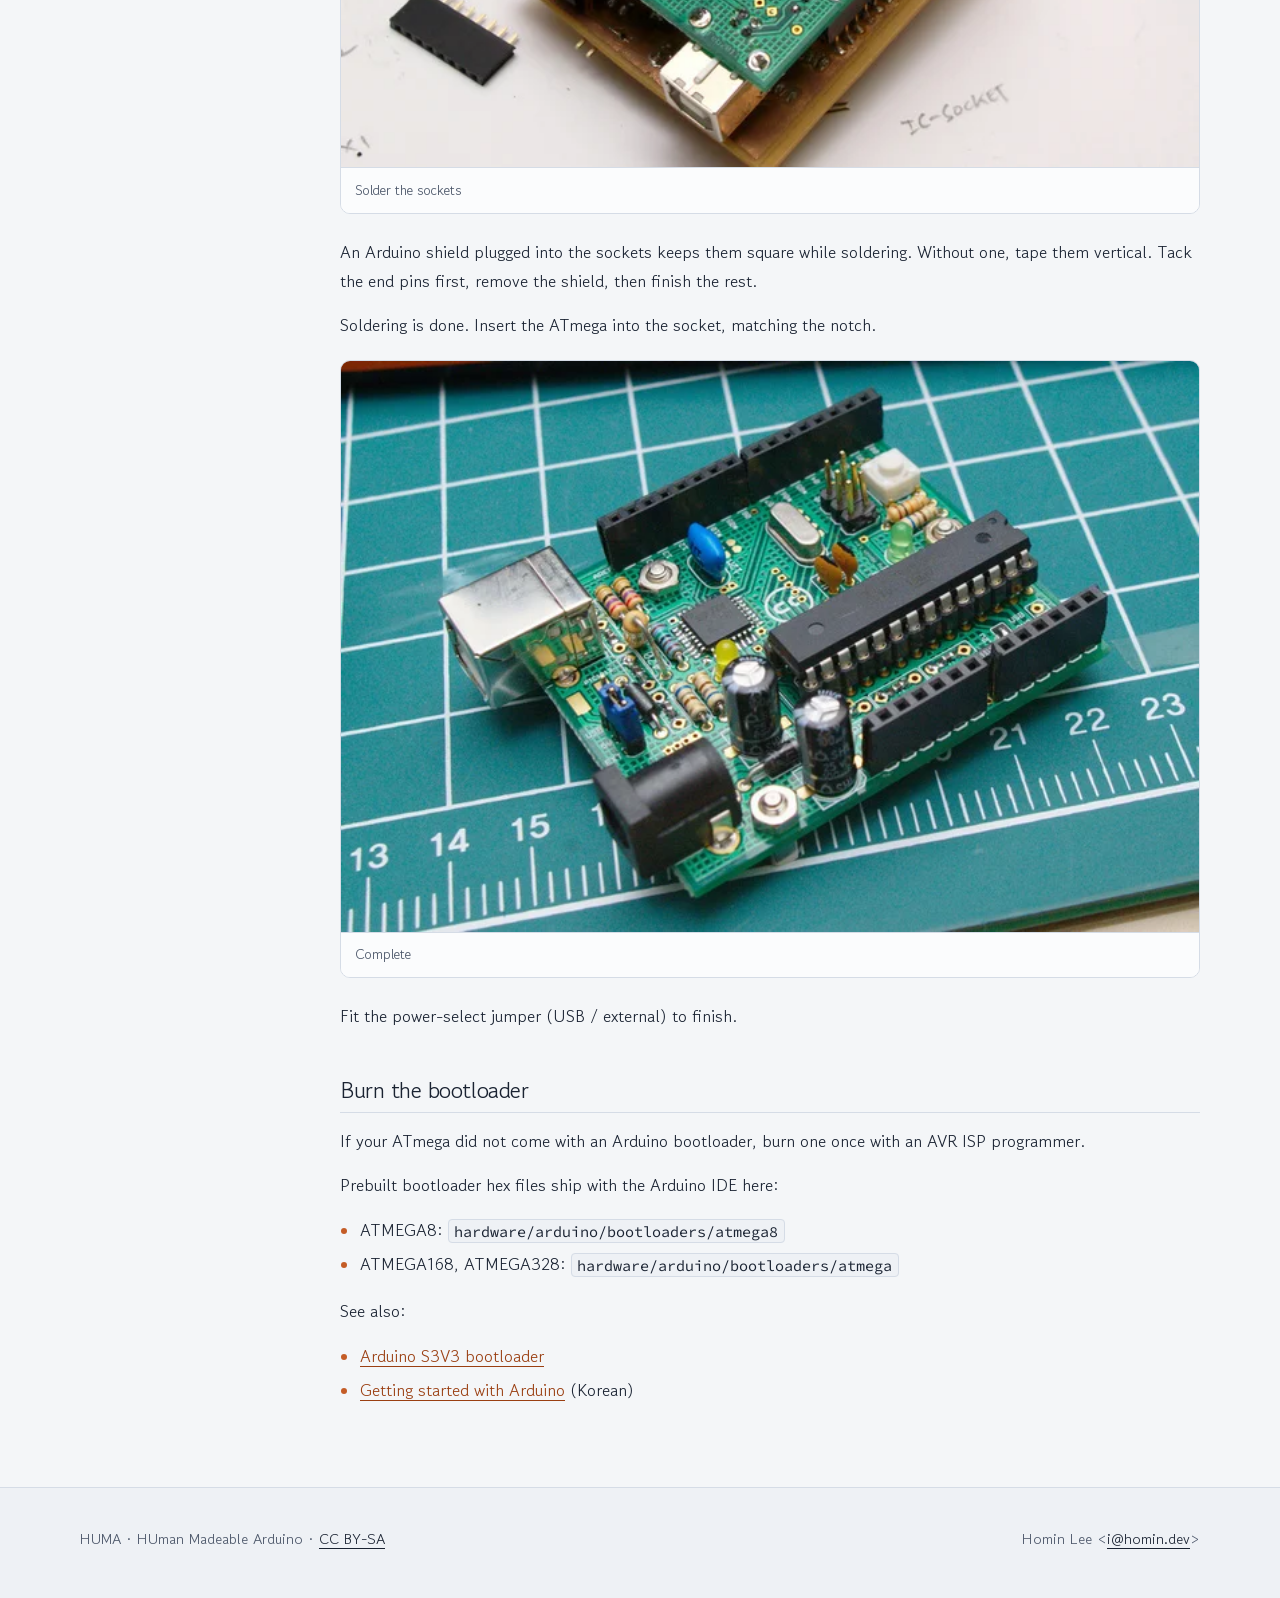
<file: site/en/index.html>
<!DOCTYPE html>
<html lang="en">
<head>
  <meta charset="utf-8" />
  <meta name="viewport" content="width=device-width, initial-scale=1" />
  <title>HUMA Assembly Guide</title>
  <meta name="description" content="HUMA is a solder-it-yourself Arduino-compatible board. Step-by-step from parts check through soldering and bootloader." />
  <link rel="icon" href="../favicon.ico" sizes="any" />
  <link rel="icon" type="image/png" sizes="32x32" href="../favicon-32x32.png" />
  <link rel="icon" type="image/png" sizes="16x16" href="../favicon-16x16.png" />
  <link rel="apple-touch-icon" href="../apple-touch-icon.png" />
  <meta property="og:type" content="website" />
  <meta property="og:site_name" content="HUMA" />
  <meta property="og:title" content="HUMA Assembly Guide" />
  <meta property="og:description" content="HUMA is a solder-it-yourself Arduino-compatible board. Step-by-step from parts check through soldering and bootloader." />
  <meta property="og:url" content="https://suapapa.github.io/HUMA/en/" />
  <meta property="og:image" content="https://suapapa.github.io/HUMA/og-image.png" />
  <meta name="twitter:card" content="summary_large_image" />
  <meta name="twitter:title" content="HUMA Assembly Guide" />
  <meta name="twitter:description" content="HUMA is a solder-it-yourself Arduino-compatible board. Step-by-step from parts check through soldering and bootloader." />
  <meta name="twitter:image" content="https://suapapa.github.io/HUMA/og-image.png" />
  <link rel="stylesheet" href="../styles.css" />
</head>
<body>
  <header class="site-header">
    <div class="site-header__inner">
      <a class="brand" href="index.html">HUMA <span>Assembly guide</span></a>
      <nav class="nav" aria-label="Primary">
        <a href="index.html" aria-current="page">Build</a>
        <a href="bom.html">Parts</a>
        <a class="nav-external" href="https://github.com/suapapa/HUMA" rel="noopener noreferrer">GitHub</a>
        <label class="lang-switch">
        <span class="visually-hidden">Language</span>
        <select data-lang-switch data-page="index" aria-label="Language">
          <option value="ko">한국어</option><option value="en" selected>English</option><option value="ja">日本語</option><option value="zh">中文</option>
        </select>
      </label>
      </nav>
    </div>
  </header>

  <div class="layout">
    <aside class="toc" aria-label="Contents">
      <h2>Contents</h2>
      <ol>
        <li><a href="#tools">Tools and parts</a></li>
        <li><a href="#solder">Soldering</a></li>
        <li><a href="#bootloader">Burn the bootloader</a></li>
      </ol>
    </aside>

    <main class="content">
      <header class="hero">
        <div class="hero__copy">
          <h1>HUMA Assembly Guide</h1>
          <p>
            HUMA is an Arduino-compatible board based on Freeduino.
            It is designed so you can solder every part yourself, like a classic radio kit.
            Basic soldering experience is enough to finish the board.
          </p>
          <div class="hero__actions">
            <a class="btn btn-primary" href="#tools">Start building</a>
            <a class="btn btn-secondary" href="bom.html">Parts list</a>
          </div>
        </div>
        <figure class="hero__media">
          <img src="../pics/HUMA_pcb.webp" alt="HUMA PCB board" width="800" height="600" />
          <figcaption>HUMA PCB</figcaption>
        </figure>
      </header>

      <p>
        If soldering feels rusty, start with
        <a href="https://homin.dev/blog/p=460/">this Korean comic guide to soldering</a>.
      </p>
      <p>
        HUMA is open-source hardware. We take no responsibility for damage to the board
        or any personal or material harm that may occur while assembling or using it.
      </p>
      <p>
        Schematics, artwork, and related documents are licensed under
        <a href="http://creativecommons.org/licenses/by-sa/3.0/deed.en">CC BY-SA</a>.
      </p>

      <aside class="callout callout-warn" role="note">
        <p>
          <strong>Safety</strong>
          Your safety is your responsibility. Wear eye protection and other gear while assembling,
          and watch the hot soldering iron. Work in a well-ventilated area.
        </p>
      </aside>

      <h2 id="tools">Tools and parts</h2>
      <div class="figure-pair">
        <figure class="figure">
          <img src="../pics/00_tools.webp" alt="Tools needed for assembly" width="640" height="480" loading="lazy" />
          <figcaption>Tools</figcaption>
        </figure>
        <figure class="figure">
          <img src="../pics/00_check_parts.webp" alt="Checking parts" width="640" height="480" loading="lazy" />
          <figcaption>Parts check</figcaption>
        </figure>
      </div>
      <p>
        Prepare the HUMA PCB and every item on the <a href="bom.html">parts list</a>.
      </p>

      <h2 id="solder">Soldering</h2>
      <p>
        Solder from lowest parts to tallest, from the center of the board outward,
        and from heat-tolerant parts to heat-sensitive ones.
      </p>
      <p>
        Start with the lowest 3.3V SMD capacitor. The plus (+) side is marked with a stripe.
      </p>

      <figure class="figure">
        <img src="../pics/01_solder_smd_cap.webp" alt="Placing the SMD capacitor" width="800" height="600" loading="lazy" />
        <figcaption>Place the SMD capacitor</figcaption>
      </figure>

      <p>Align the stripe toward the 2.2u marking, tack one pad first, then finish the other.</p>

      <aside class="callout callout-note" role="note">
        <p>
          <strong>Note</strong>
          The silk says 2.2u, but a 10uF capacitor was used in practice.
        </p>
      </aside>

      <figure class="figure">
        <img src="../pics/02_solder_smd_cap.webp" alt="Soldering the other SMD capacitor pad" width="800" height="600" loading="lazy" />
        <figcaption>Finish the other pad</figcaption>
      </figure>

      <p>
        Then bridge the solder jumper next to the capacitor to connect USB and 3V3.
        That routes the FT232BL USB-serial chip's 3.3V onto the board rail.
      </p>

      <aside class="callout callout-note" role="note">
        <p>
          <strong>Note</strong>
          If you need more 3.3V current, fit MIC5219 and a 470pF capacitor on the back of the board
          and bridge the LDO-to-3V3 solder jumper instead, so 3.3V is derived from the 5V rail.
        </p>
      </aside>

      <p>
        Next solder the USB-serial chip FT232BL (or FT232BM). If you are new to SMD ICs, see
        <a href="https://homin.dev/blog/p=481/">this SMD soldering guide</a> (Korean).
      </p>

      <aside class="callout callout-note" role="note">
        <p>
          <strong>Note</strong>
          Check every SMD pin under magnification for opens and shorts.
          Fixes get much harder after the rest of the board is populated.
        </p>
      </aside>

      <p>
        Seven 100nF capacitors are used. Pads accept either SMD 1608 or disc ceramic parts.
        If you chose SMD, solder them now. 100nF caps are non-polar.
      </p>
      <p>The hardest SMD work on this board is done.</p>

      <figure class="figure">
        <img src="../pics/03_solder_lead_parts.webp" alt="Starting through-hole soldering" width="800" height="600" loading="lazy" />
        <figcaption>Through-hole parts</figcaption>
      </figure>

      <p>
        Install resistors to the values marked on the board. Use ordinary 1/4W or 1/8W 5% resistors.
        1% parts cost more without benefit in this digital circuit. 1/2W parts are bulkier and harder to fit.
      </p>

      <aside class="callout callout-note" role="note">
        <p>
          <strong>Note</strong>
          The three resistors marked <code>*470</code> are LED current limiters. Any value from 330Ω to 1kΩ is fine
          (680Ω was used in the example build).
        </p>
      </aside>

      <figure class="figure">
        <img src="../pics/04_solder_lead_parts.webp" alt="Diode and bead installed" width="800" height="600" loading="lazy" />
        <figcaption>Diode and bead</figcaption>
      </figure>

      <p>
        Solder the diode by the power jack and the ferrite bead under the USB connector.
        Instead of the bead you may fit a resettable fuse in the PTC0805 footprint, as on official Arduino boards.
        Choose one of the two.
      </p>

      <figure class="figure">
        <img src="../pics/05_solder_7805.webp" alt="Placing the 7805 regulator" width="800" height="600" loading="lazy" />
        <figcaption>Place the 7805</figcaption>
      </figure>

      <p>Flip the board and solder the 7805. Tack one lead first to hold position,</p>

      <figure class="figure">
        <img src="../pics/06_solder_7805.webp" alt="Finishing 7805 pads" width="800" height="600" loading="lazy" />
        <figcaption>7805 done</figcaption>
      </figure>

      <p>then solder the remaining pads once it sits flat.</p>

      <figure class="figure">
        <img src="../pics/07_solder_crystal.webp" alt="Resonator and crystal" width="800" height="600" loading="lazy" />
        <figcaption>Resonator and crystal</figcaption>
      </figure>

      <p>Solder the resonator (blue) and the crystal (silver).</p>

      <figure class="figure">
        <img src="../pics/08_solder_led.webp" alt="Three LEDs installed" width="800" height="600" loading="lazy" />
        <figcaption>LEDs</figcaption>
      </figure>

      <p>
        Fit three 3mm LEDs. Observe polarity: the short lead (or flat edge) faces the silk labels (R/T, L, PWR).
      </p>

      <figure class="figure">
        <img src="../pics/09_solder_ic_socket.webp" alt="IC socket installed" width="800" height="600" loading="lazy" />
        <figcaption>IC socket</figcaption>
      </figure>

      <p>
        Install the ATmega IC socket. The photos use a cut-to-length socket, taped and braced with pin-header sockets before soldering.
      </p>

      <aside class="callout callout-note" role="note">
        <p>
          <strong>Note</strong>
          Masking tape leaves little residue if removed soon. Keep a few 3cm strips handy to hold parts while soldering.
        </p>
      </aside>

      <p>If you skipped the SMD 100nF caps earlier, solder seven ceramic 100nF caps now.</p>

      <figure class="figure">
        <img src="../pics/10_solder_capacitor.webp" alt="Electrolytic capacitors" width="800" height="600" loading="lazy" />
        <figcaption>Electrolytic capacitors</figcaption>
      </figure>

      <p>
        Fit 47uF-100uF electrolytics (or solid caps). SMD footprints are also provided.
        Orient the white stripe (-) toward the flat side of the silk outline.
      </p>
      <p>Then solder the USB connector, power jack, reset switch, and ISP pin header.</p>

      <figure class="figure">
        <img src="../pics/11_make_pinheader_socket.webp" alt="Preparing pin-header sockets" width="800" height="600" loading="lazy" />
        <figcaption>Prepare pin-header sockets</figcaption>
      </figure>

      <p>
        You need two 6-pin and two 8-pin female headers for shields. If you bought long strips, pull the pin at the cut point with pliers,
      </p>

      <figure class="figure">
        <img src="../pics/12_make_pinheader_socket.webp" alt="Cutting pin-header sockets" width="800" height="600" loading="lazy" />
        <figcaption>Cut the sockets</figcaption>
      </figure>

      <p>then cut the plastic at that gap.</p>

      <figure class="figure">
        <img src="../pics/13_solder_pinheader_socket.webp" alt="Soldering pin-header sockets" width="800" height="600" loading="lazy" />
        <figcaption>Solder the sockets</figcaption>
      </figure>

      <p>
        An Arduino shield plugged into the sockets keeps them square while soldering. Without one, tape them vertical.
        Tack the end pins first, remove the shield, then finish the rest.
      </p>
      <p>Soldering is done. Insert the ATmega into the socket, matching the notch.</p>

      <figure class="figure">
        <img src="../pics/14_done.webp" alt="Finished HUMA board" width="800" height="600" loading="lazy" />
        <figcaption>Complete</figcaption>
      </figure>

      <p>Fit the power-select jumper (USB / external) to finish.</p>

      <h2 id="bootloader">Burn the bootloader</h2>
      <p>
        If your ATmega did not come with an Arduino bootloader, burn one once with an AVR ISP programmer.
      </p>
      <p>Prebuilt bootloader hex files ship with the Arduino IDE here:</p>
      <ul>
        <li>ATMEGA8: <code>hardware/arduino/bootloaders/atmega8</code></li>
        <li>ATMEGA168, ATMEGA328: <code>hardware/arduino/bootloaders/atmega</code></li>
      </ul>
      <p>See also:</p>
      <ul>
        <li><a href="https://homin.dev/blog/p=74/">Arduino S3V3 bootloader</a></li>
        <li><a href="http://tinysun.tistory.com/8">Getting started with Arduino</a> (Korean)</li>
      </ul>

    </main>
  </div>

  <footer class="site-footer">
    <div class="site-footer__inner">
      <p>HUMA · HUman Madeable Arduino · <a href="http://creativecommons.org/licenses/by-sa/3.0/deed.en">CC BY-SA</a></p>
      <p>Homin Lee &lt;<a href="mailto:i@homin.dev">i@homin.dev</a>&gt;</p>
    </div>
  </footer>

  <script src="../site.js" defer></script>
</body>
</html>
</file>
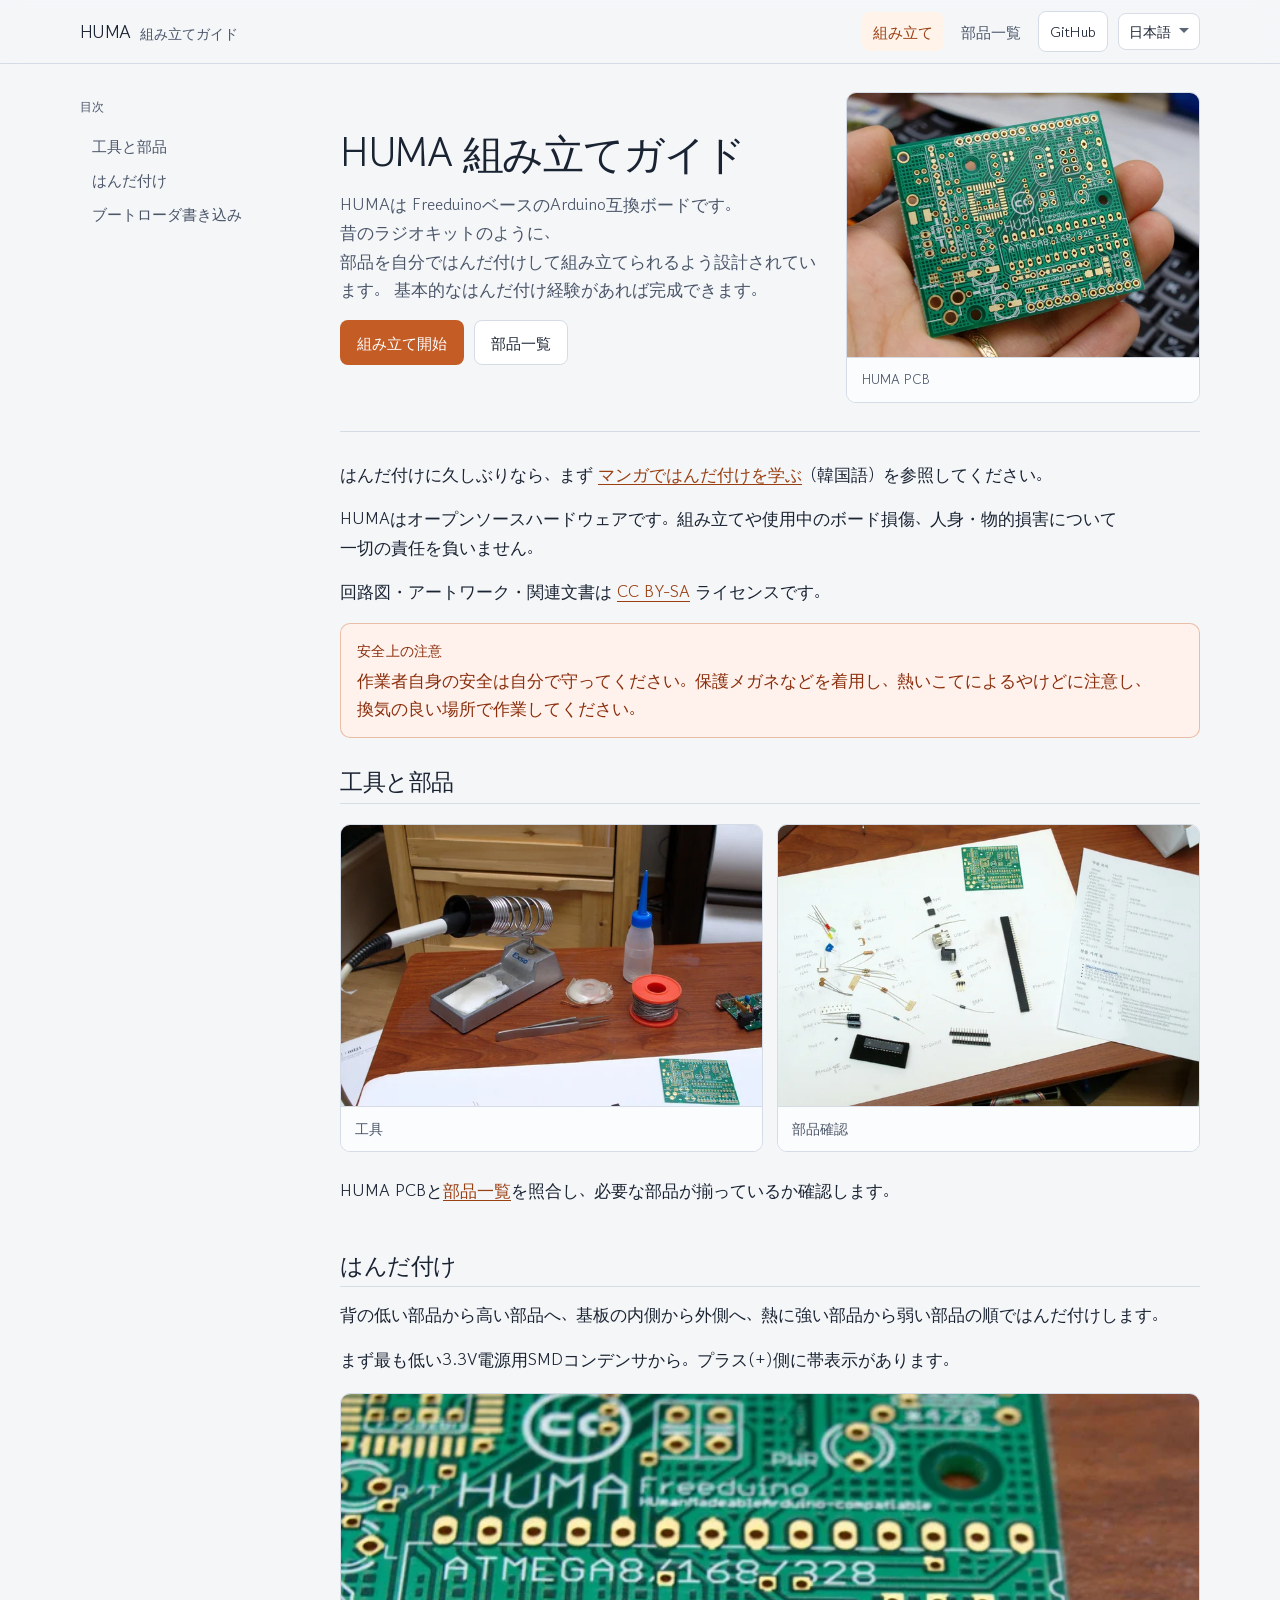
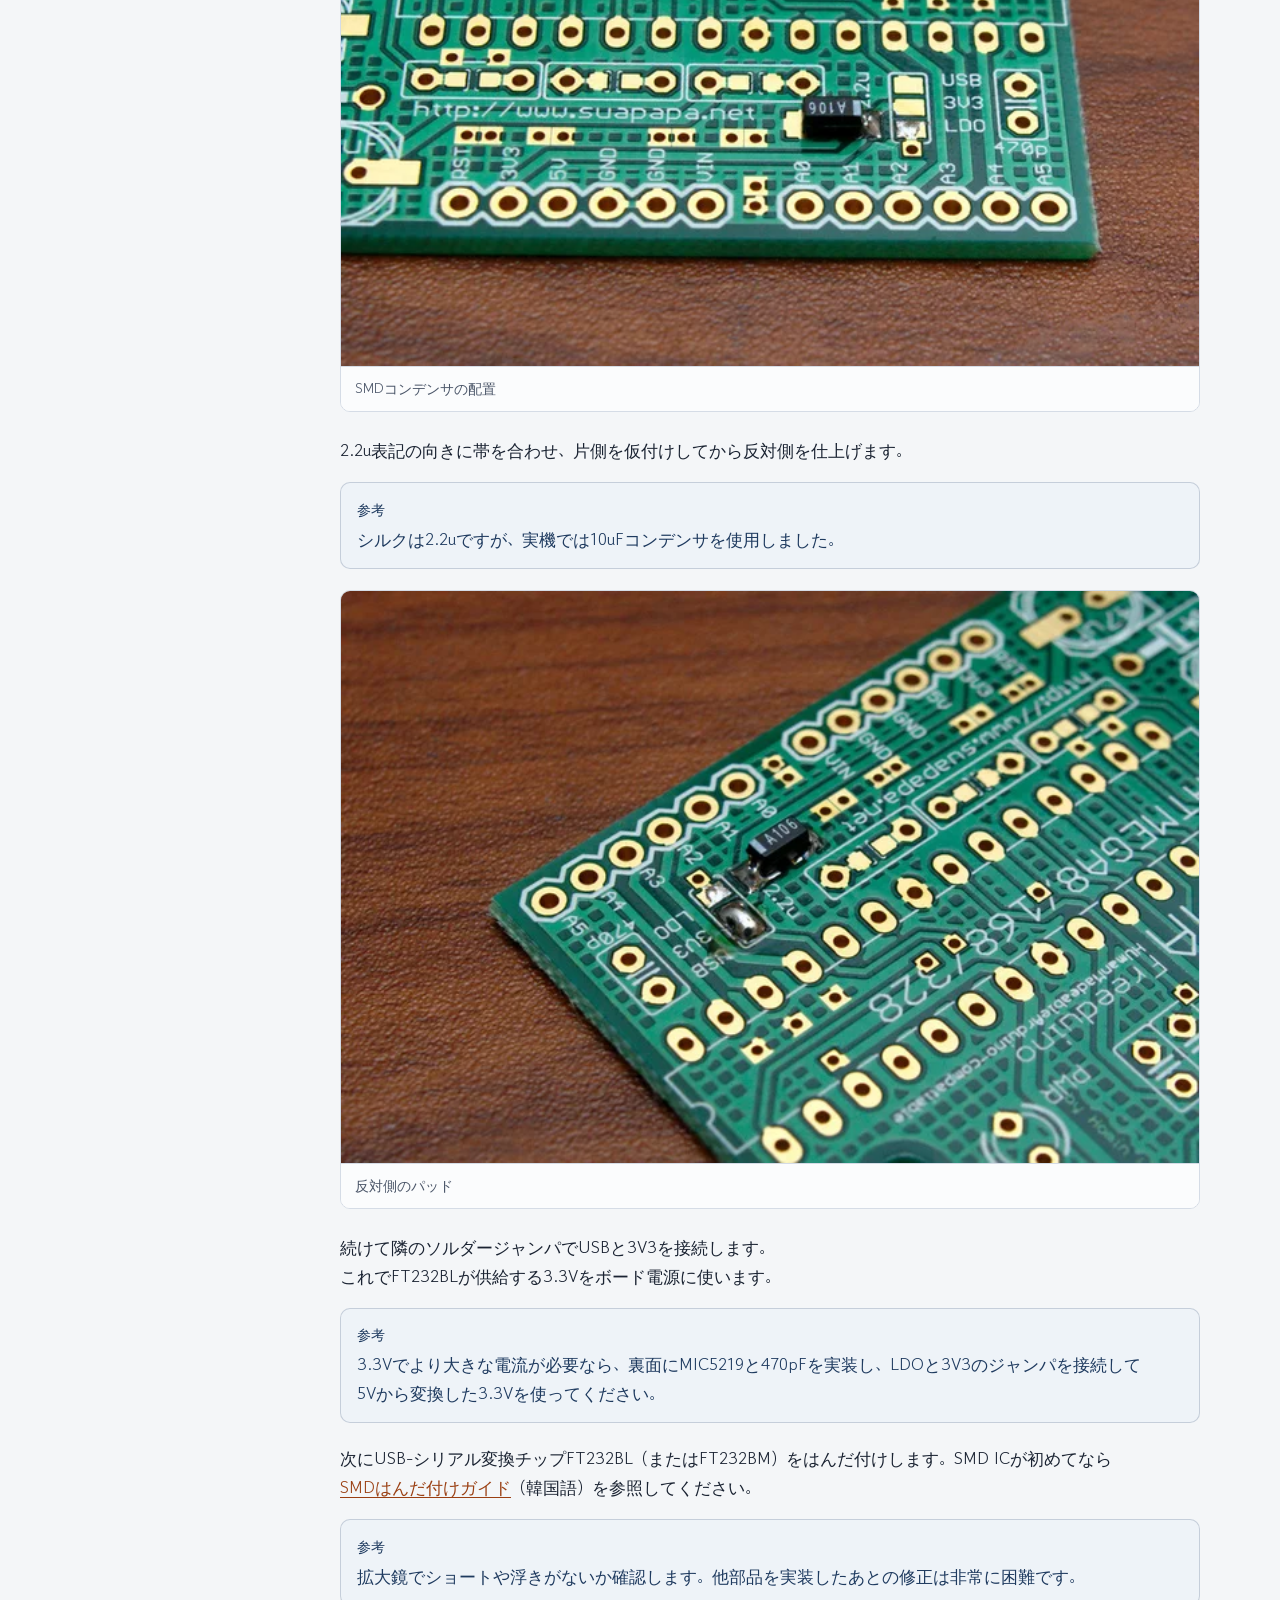
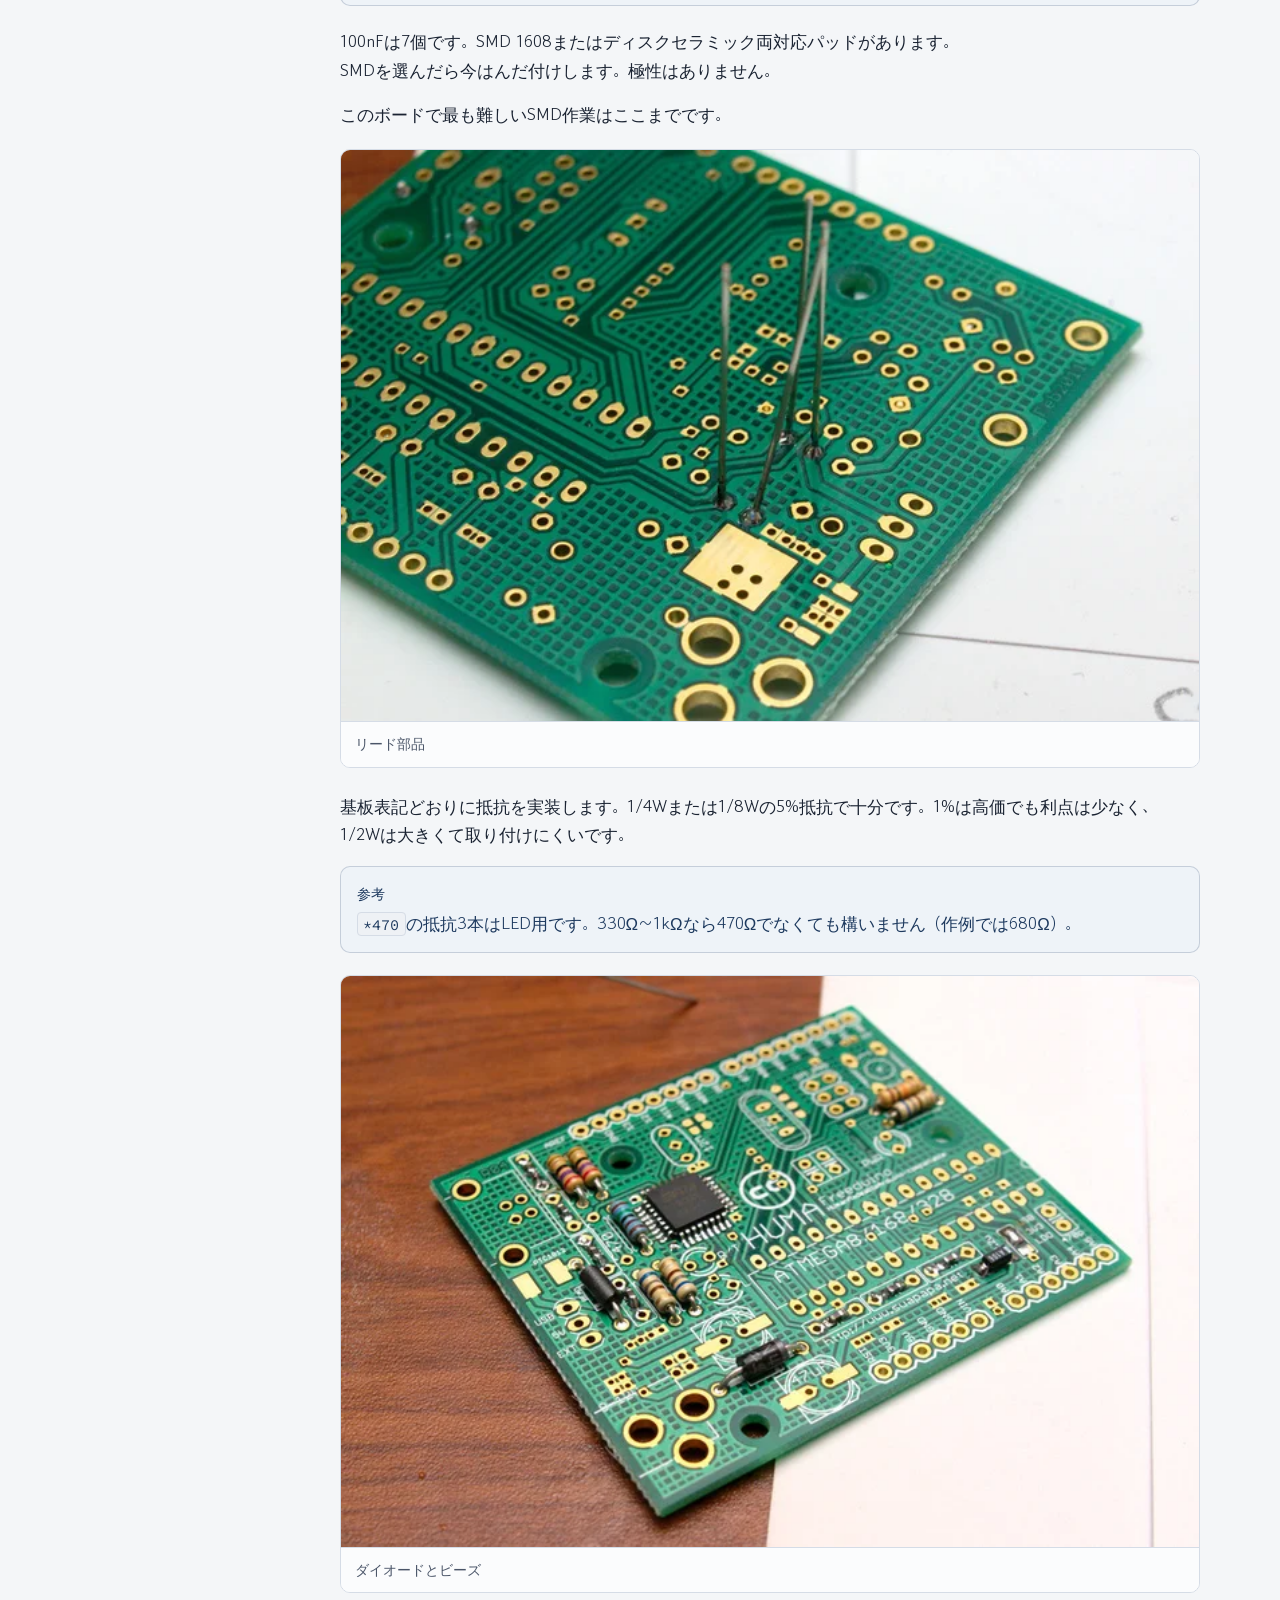
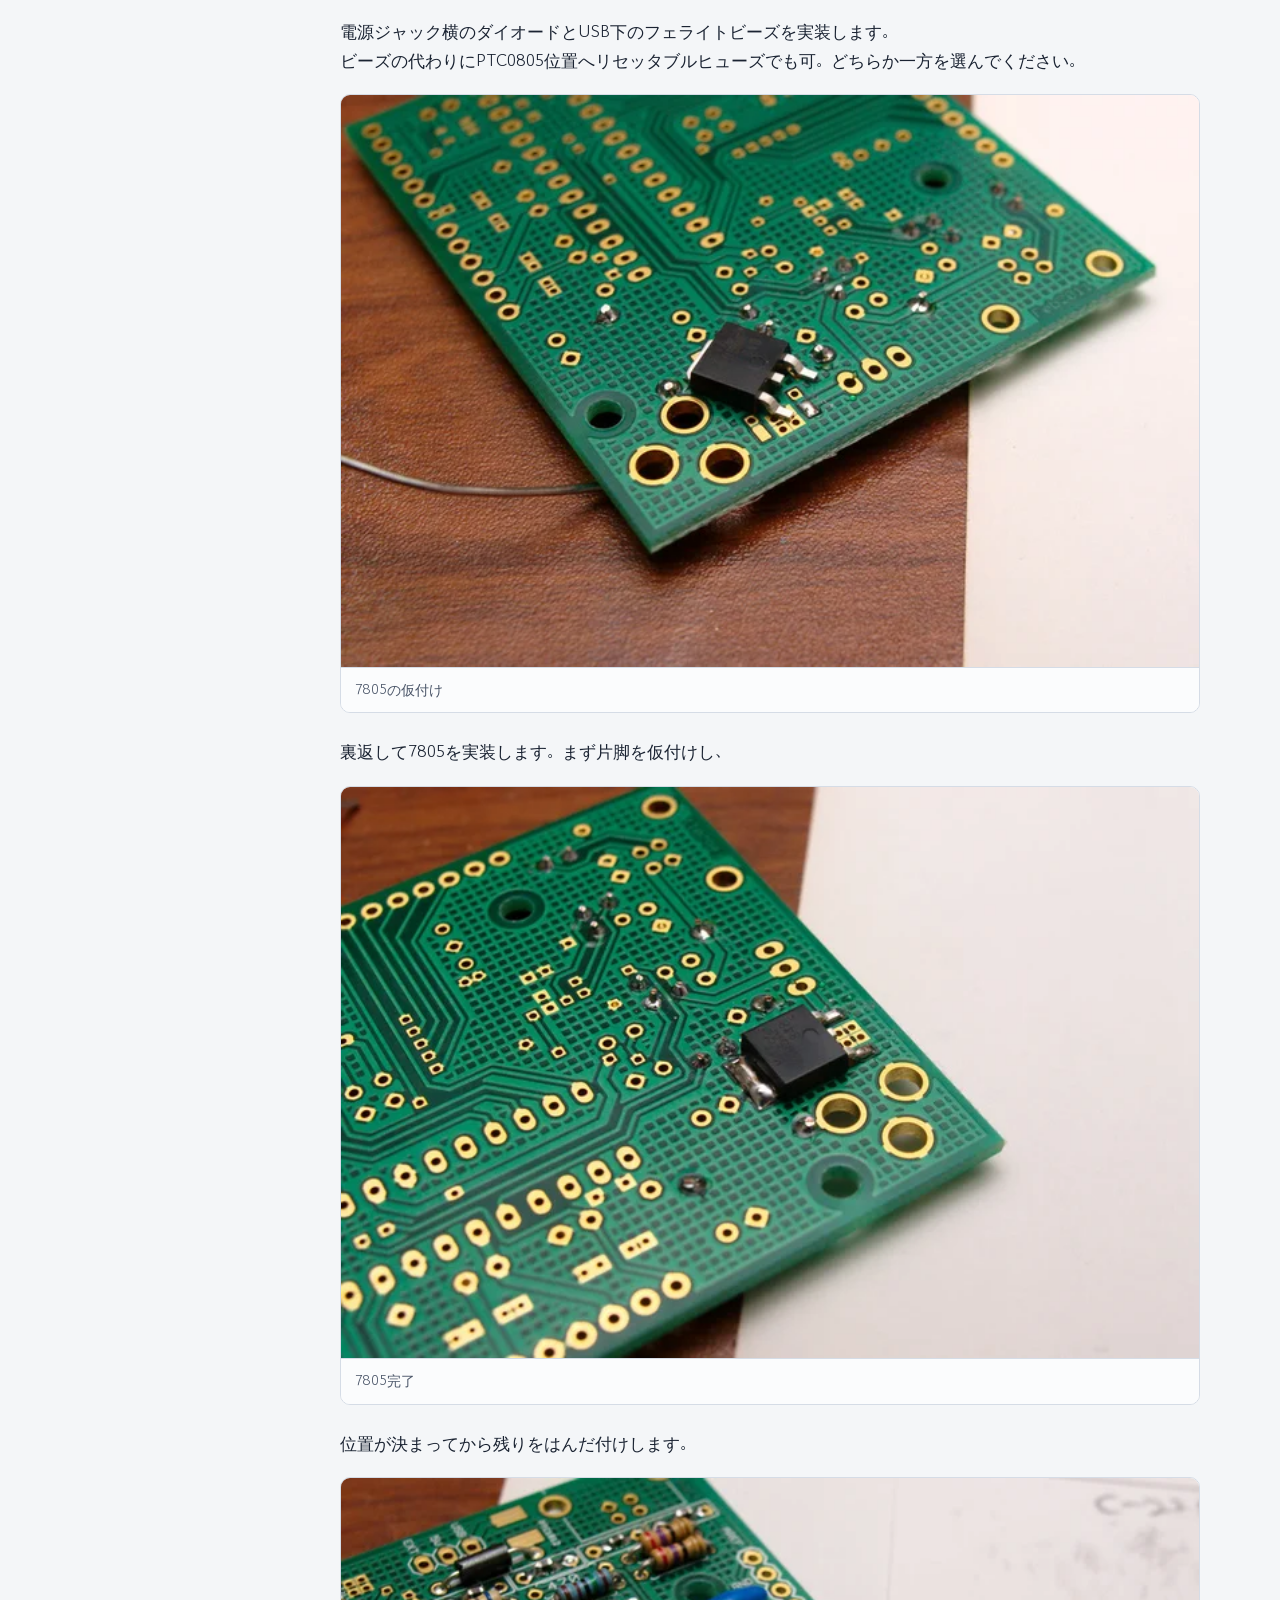
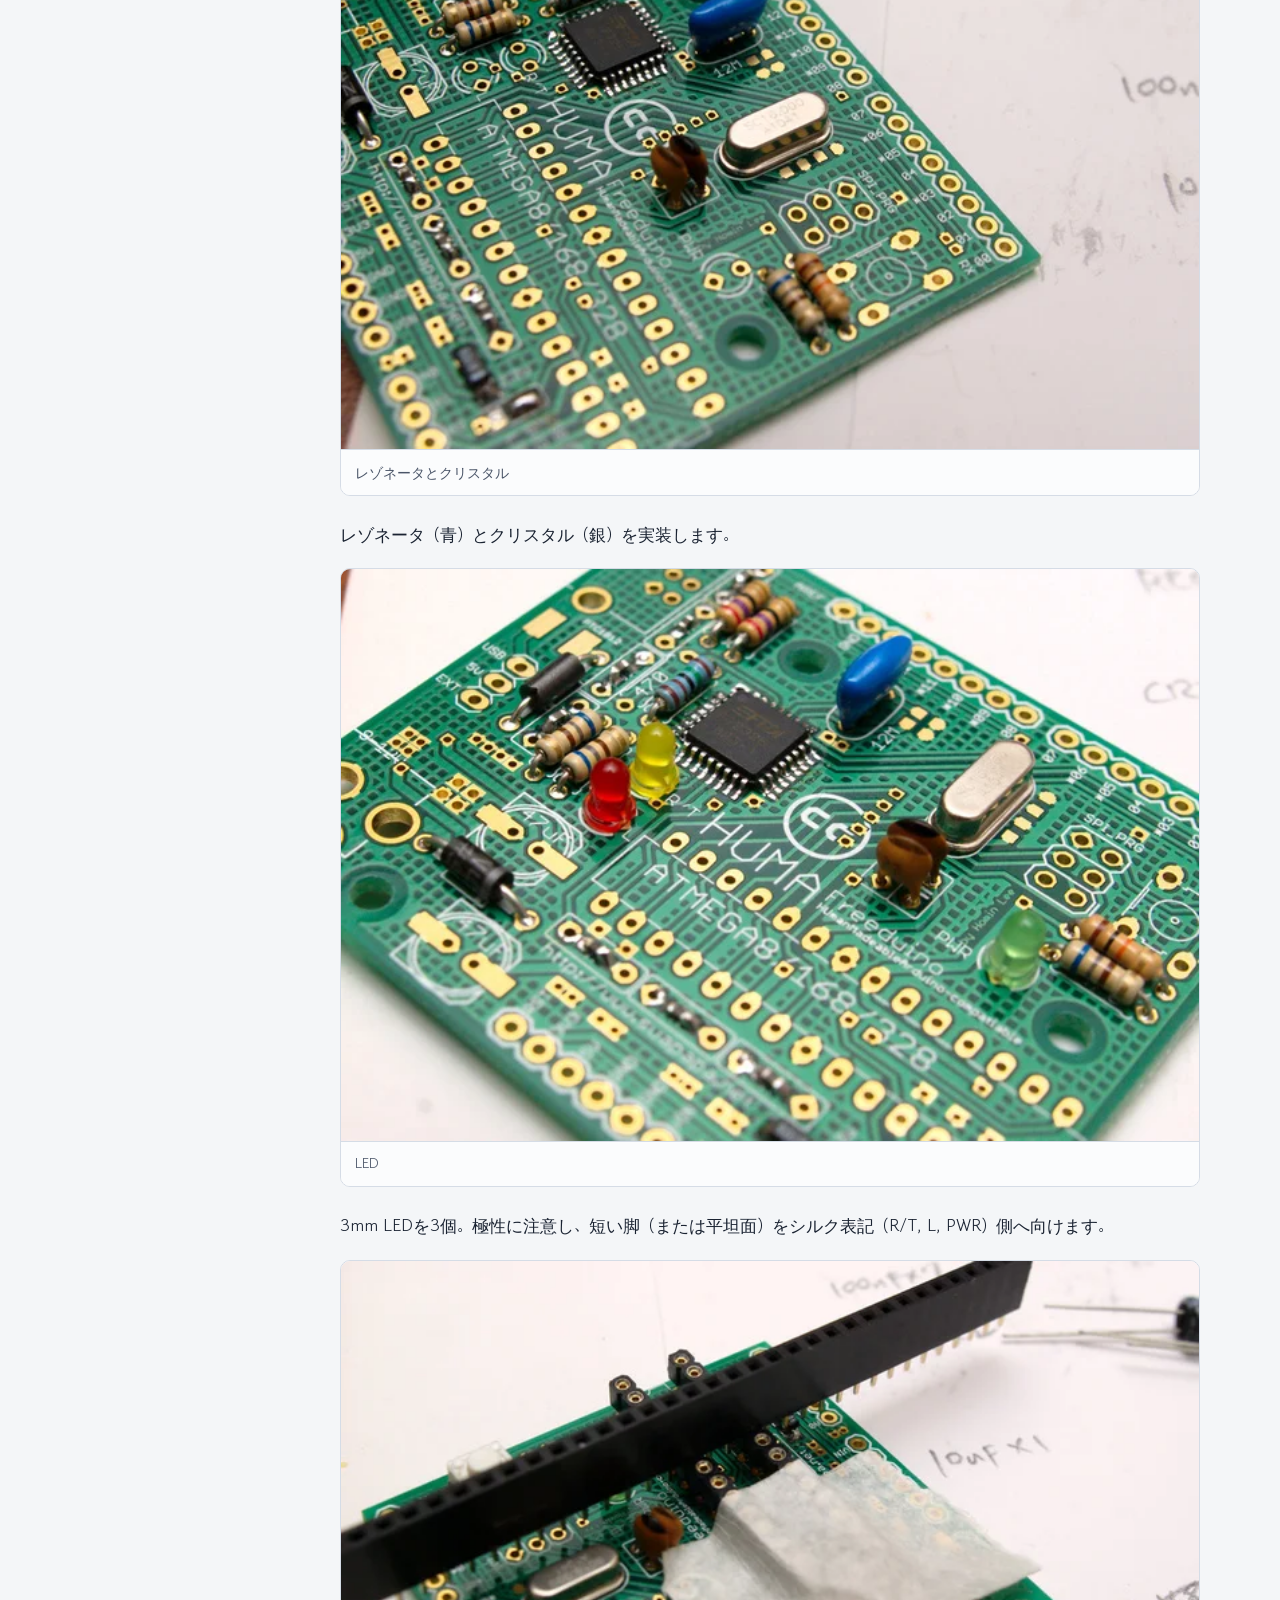
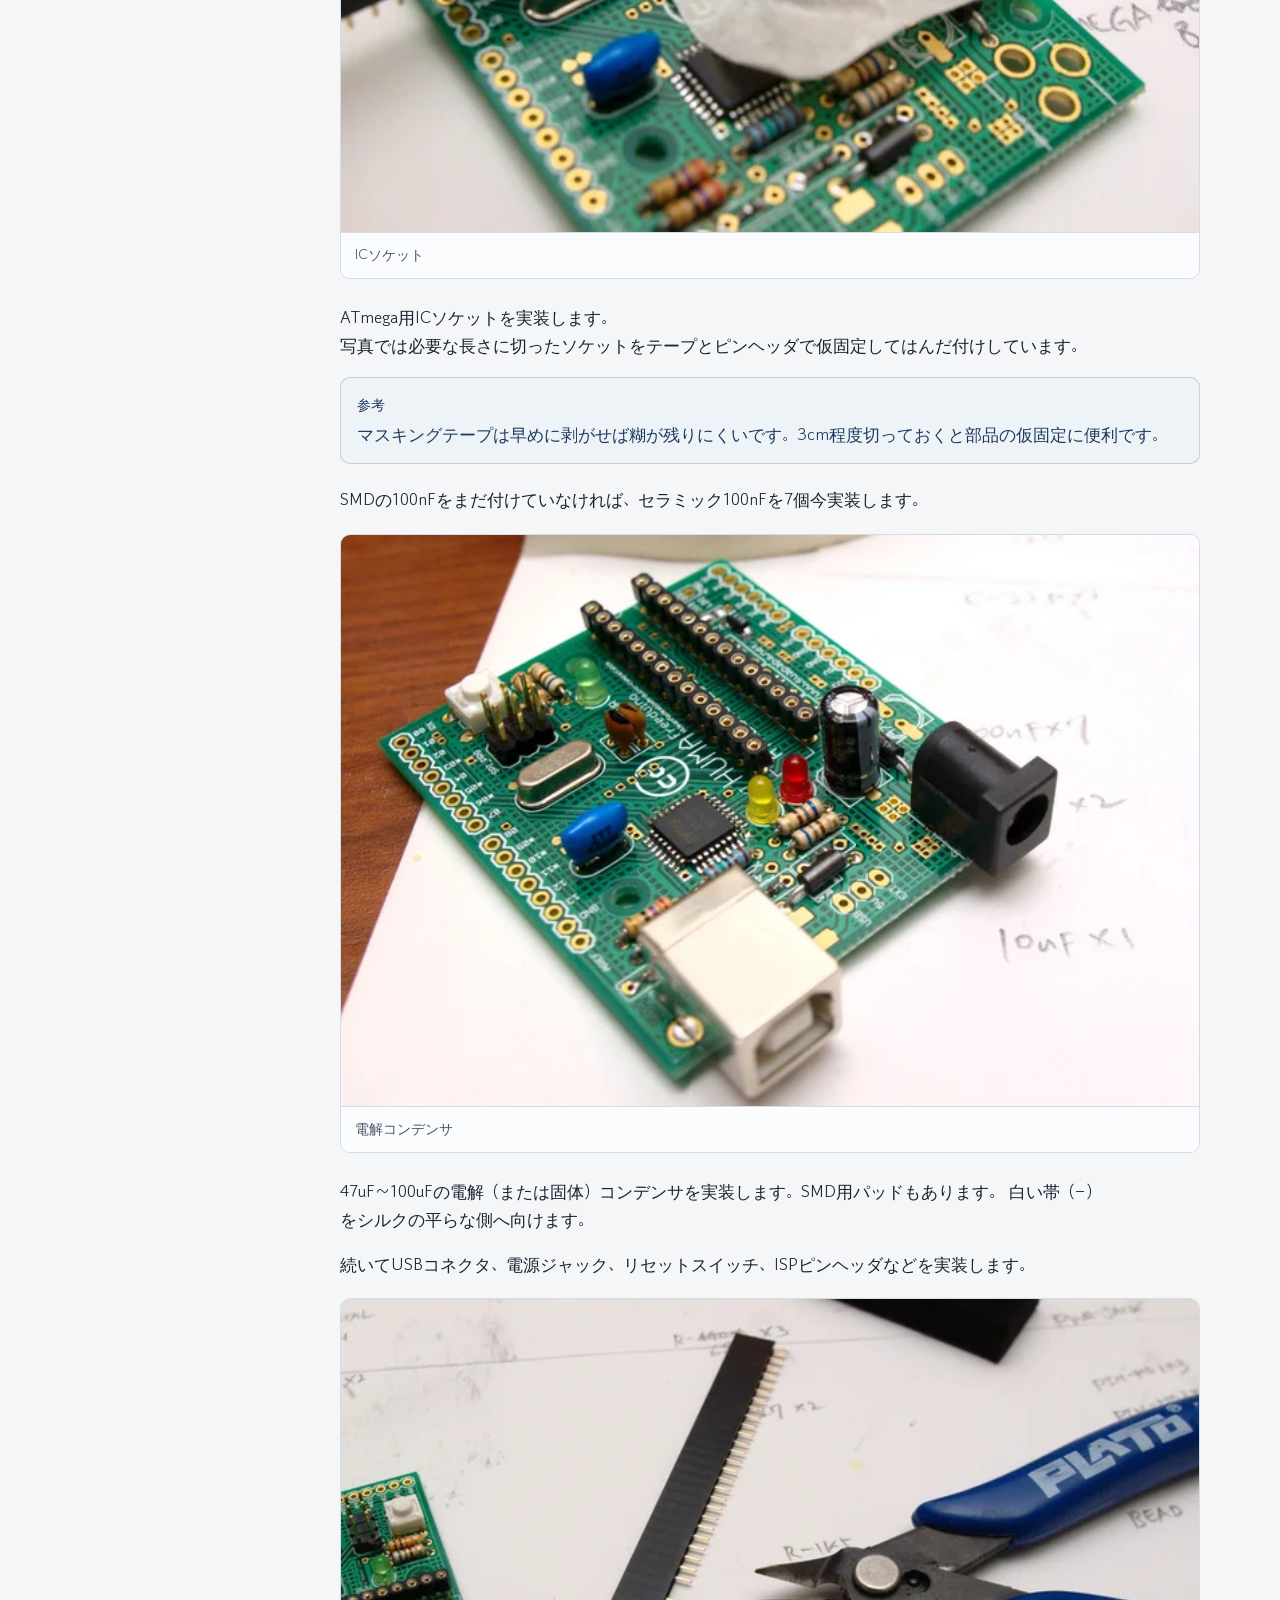
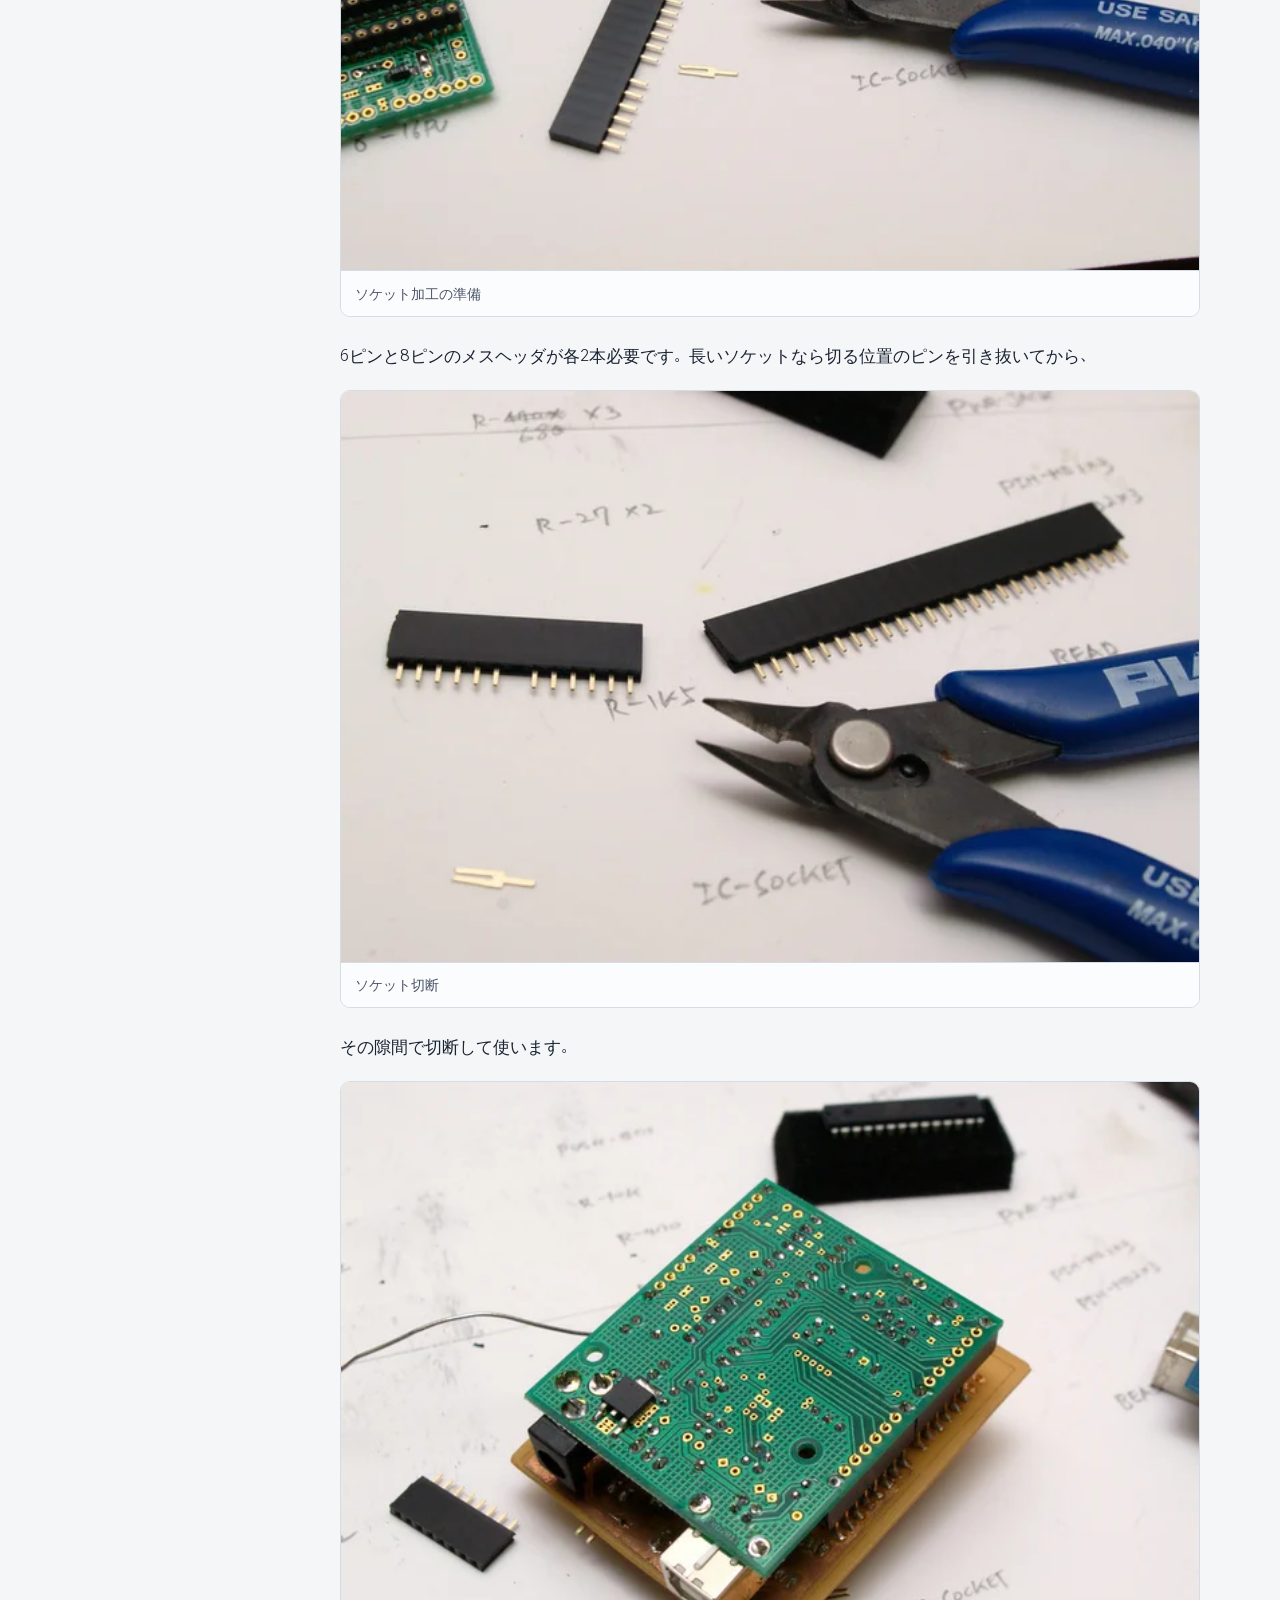
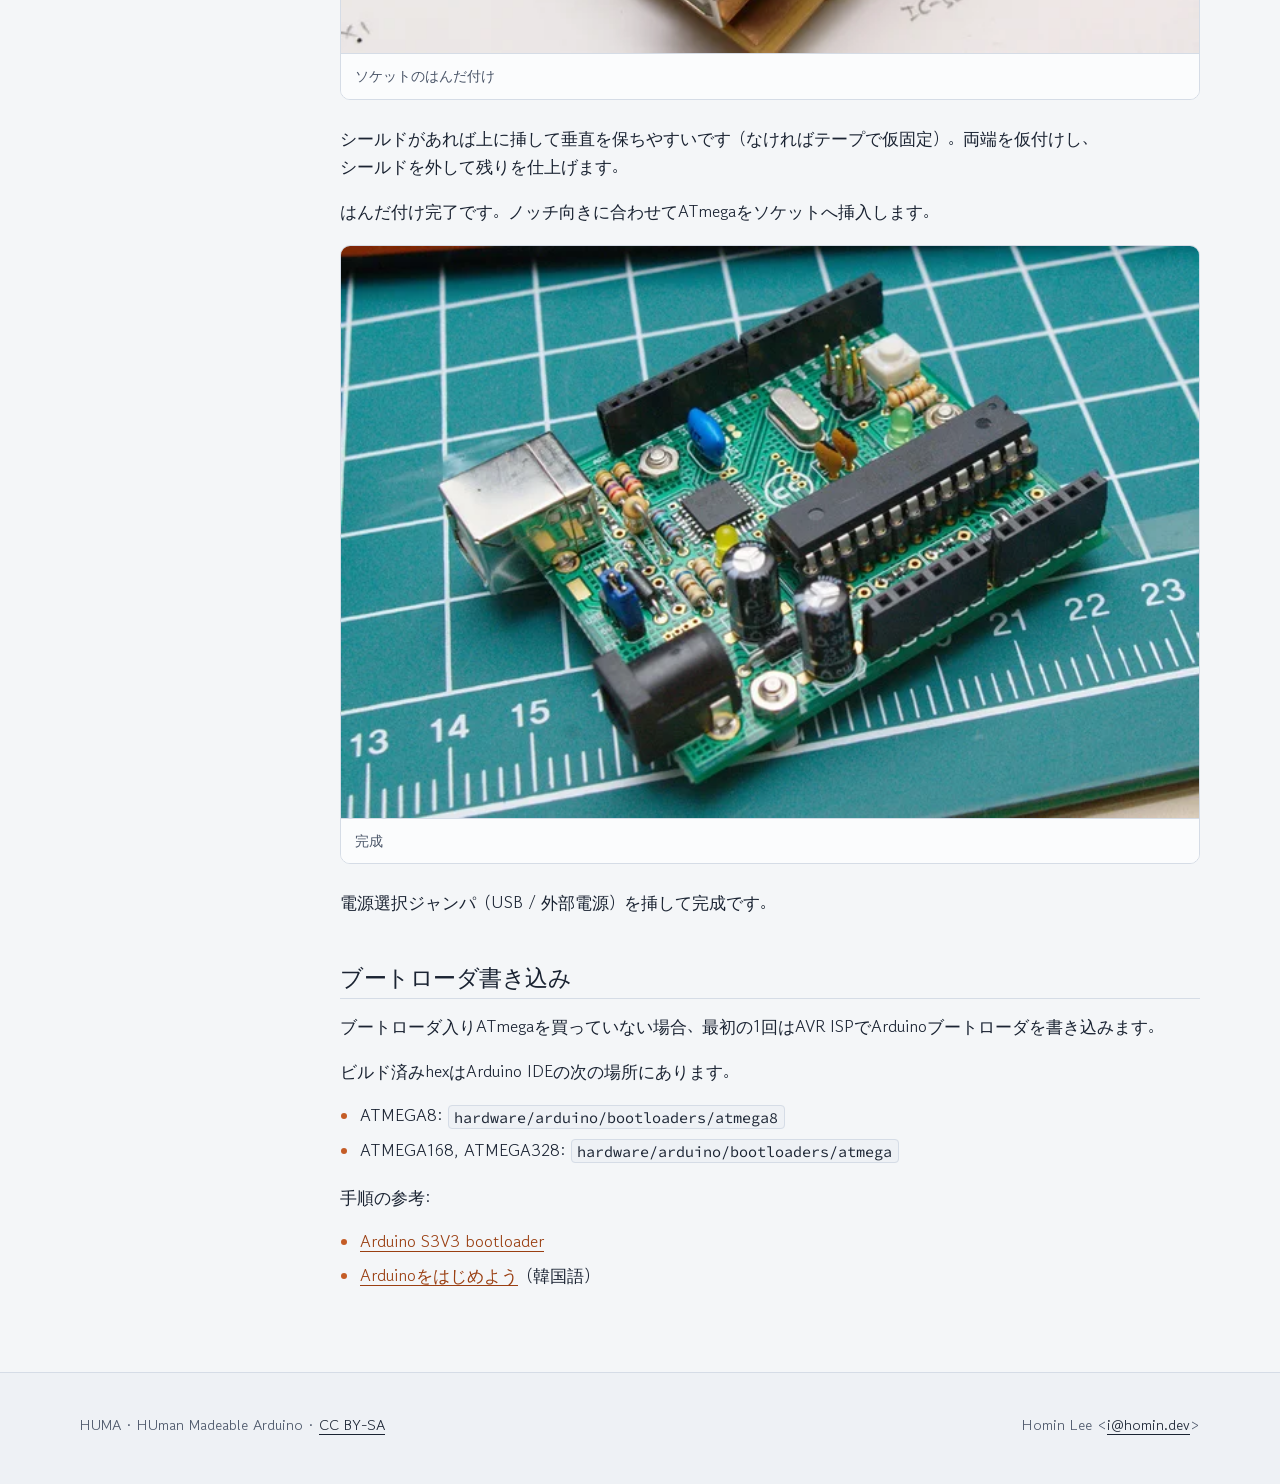
<file: site/ja/index.html>
<!DOCTYPE html>
<html lang="ja">
<head>
  <meta charset="utf-8" />
  <meta name="viewport" content="width=device-width, initial-scale=1" />
  <title>HUMA 組み立てガイド</title>
  <meta name="description" content="HUMAは自分ではんだ付けして組み立てるArduino互換ボードです。部品確認からはんだ付け、ブートローダ書き込みまで手順で案内します。" />
  <link rel="icon" href="../favicon.ico" sizes="any" />
  <link rel="icon" type="image/png" sizes="32x32" href="../favicon-32x32.png" />
  <link rel="icon" type="image/png" sizes="16x16" href="../favicon-16x16.png" />
  <link rel="apple-touch-icon" href="../apple-touch-icon.png" />
  <meta property="og:type" content="website" />
  <meta property="og:site_name" content="HUMA" />
  <meta property="og:title" content="HUMA 組み立てガイド" />
  <meta property="og:description" content="HUMAは自分ではんだ付けして組み立てるArduino互換ボードです。部品確認からはんだ付け、ブートローダ書き込みまで手順で案内します。" />
  <meta property="og:url" content="https://suapapa.github.io/HUMA/ja/" />
  <meta property="og:image" content="https://suapapa.github.io/HUMA/og-image.png" />
  <meta name="twitter:card" content="summary_large_image" />
  <meta name="twitter:title" content="HUMA 組み立てガイド" />
  <meta name="twitter:description" content="HUMAは自分ではんだ付けして組み立てるArduino互換ボードです。部品確認からはんだ付け、ブートローダ書き込みまで手順で案内します。" />
  <meta name="twitter:image" content="https://suapapa.github.io/HUMA/og-image.png" />
  <link rel="stylesheet" href="../styles.css" />
</head>
<body>
  <header class="site-header">
    <div class="site-header__inner">
      <a class="brand" href="index.html">HUMA <span>組み立てガイド</span></a>
      <nav class="nav" aria-label="メインメニュー">
        <a href="index.html" aria-current="page">組み立て</a>
        <a href="bom.html">部品一覧</a>
        <a class="nav-external" href="https://github.com/suapapa/HUMA" rel="noopener noreferrer">GitHub</a>
        <label class="lang-switch">
        <span class="visually-hidden">言語</span>
        <select data-lang-switch data-page="index" aria-label="言語">
          <option value="ko">한국어</option><option value="en">English</option><option value="ja" selected>日本語</option><option value="zh">中文</option>
        </select>
      </label>
      </nav>
    </div>
  </header>

  <div class="layout">
    <aside class="toc" aria-label="目次">
      <h2>目次</h2>
      <ol>
        <li><a href="#tools">工具と部品</a></li>
        <li><a href="#solder">はんだ付け</a></li>
        <li><a href="#bootloader">ブートローダ書き込み</a></li>
      </ol>
    </aside>

    <main class="content">
      <header class="hero">
        <div class="hero__copy">
          <h1>HUMA 組み立てガイド</h1>
          <p>
            HUMAは
            FreeduinoベースのArduino互換ボードです。
            昔のラジオキットのように、部品を自分ではんだ付けして組み立てられるよう設計されています。
            基本的なはんだ付け経験があれば完成できます。
          </p>
          <div class="hero__actions">
            <a class="btn btn-primary" href="#tools">組み立て開始</a>
            <a class="btn btn-secondary" href="bom.html">部品一覧</a>
          </div>
        </div>
        <figure class="hero__media">
          <img src="../pics/HUMA_pcb.webp" alt="HUMA PCBボード" width="800" height="600" />
          <figcaption>HUMA PCB</figcaption>
        </figure>
      </header>

      <p>
        はんだ付けに久しぶりなら、まず
        <a href="https://homin.dev/blog/p=460/">マンガではんだ付けを学ぶ</a>（韓国語）を参照してください。
      </p>
      <p>
        HUMAはオープンソースハードウェアです。組み立てや使用中のボード損傷、人身・物的損害について
        一切の責任を負いません。
      </p>
      <p>
        回路図・アートワーク・関連文書は
        <a href="http://creativecommons.org/licenses/by-sa/3.0/deed.ja">CC BY-SA</a>
        ライセンスです。
      </p>

      <aside class="callout callout-warn" role="note">
        <p>
          <strong>安全上の注意</strong>
          作業者自身の安全は自分で守ってください。保護メガネなどを着用し、熱いこてによるやけどに注意し、
          換気の良い場所で作業してください。
        </p>
      </aside>

      <h2 id="tools">工具と部品</h2>
      <div class="figure-pair">
        <figure class="figure">
          <img src="../pics/00_tools.webp" alt="組み立てに必要な工具" width="640" height="480" loading="lazy" />
          <figcaption>工具</figcaption>
        </figure>
        <figure class="figure">
          <img src="../pics/00_check_parts.webp" alt="部品の確認" width="640" height="480" loading="lazy" />
          <figcaption>部品確認</figcaption>
        </figure>
      </div>
      <p>
        HUMA PCBと<a href="bom.html">部品一覧</a>を照合し、必要な部品が揃っているか確認します。
      </p>

      <h2 id="solder">はんだ付け</h2>
      <p>
        背の低い部品から高い部品へ、基板の内側から外側へ、熱に強い部品から弱い部品の順ではんだ付けします。
      </p>
      <p>
        まず最も低い3.3V電源用SMDコンデンサから。プラス(+)側に帯表示があります。
      </p>

      <figure class="figure">
        <img src="../pics/01_solder_smd_cap.webp" alt="SMDコンデンサの位置合わせ" width="800" height="600" loading="lazy" />
        <figcaption>SMDコンデンサの配置</figcaption>
      </figure>

      <p>2.2u表記の向きに帯を合わせ、片側を仮付けしてから反対側を仕上げます。</p>

      <aside class="callout callout-note" role="note">
        <p>
          <strong>参考</strong>
          シルクは2.2uですが、実機では10uFコンデンサを使用しました。
        </p>
      </aside>

      <figure class="figure">
        <img src="../pics/02_solder_smd_cap.webp" alt="SMDコンデンサの反対側" width="800" height="600" loading="lazy" />
        <figcaption>反対側のパッド</figcaption>
      </figure>

      <p>
        続けて隣のソルダージャンパでUSBと3V3を接続します。これでFT232BLが供給する3.3Vをボード電源に使います。
      </p>

      <aside class="callout callout-note" role="note">
        <p>
          <strong>参考</strong>
          3.3Vでより大きな電流が必要なら、裏面にMIC5219と470pFを実装し、LDOと3V3のジャンパを接続して
          5Vから変換した3.3Vを使ってください。
        </p>
      </aside>

      <p>
        次にUSB-シリアル変換チップFT232BL（またはFT232BM）をはんだ付けします。SMD ICが初めてなら
        <a href="https://homin.dev/blog/p=481/">SMDはんだ付けガイド</a>（韓国語）を参照してください。
      </p>

      <aside class="callout callout-note" role="note">
        <p>
          <strong>参考</strong>
          拡大鏡でショートや浮きがないか確認します。他部品を実装したあとの修正は非常に困難です。
        </p>
      </aside>

      <p>
        100nFは7個です。SMD 1608またはディスクセラミック両対応パッドがあります。SMDを選んだら今はんだ付けします。極性はありません。
      </p>
      <p>このボードで最も難しいSMD作業はここまでです。</p>

      <figure class="figure">
        <img src="../pics/03_solder_lead_parts.webp" alt="リード部品のはんだ付け" width="800" height="600" loading="lazy" />
        <figcaption>リード部品</figcaption>
      </figure>

      <p>
        基板表記どおりに抵抗を実装します。1/4Wまたは1/8Wの5%抵抗で十分です。1%は高価でも利点は少なく、1/2Wは大きくて取り付けにくいです。
      </p>

      <aside class="callout callout-note" role="note">
        <p>
          <strong>参考</strong>
          <code>*470</code>の抵抗3本はLED用です。330Ω〜1kΩなら470Ωでなくても構いません（作例では680Ω）。
        </p>
      </aside>

      <figure class="figure">
        <img src="../pics/04_solder_lead_parts.webp" alt="ダイオードとビーズ" width="800" height="600" loading="lazy" />
        <figcaption>ダイオードとビーズ</figcaption>
      </figure>

      <p>
        電源ジャック横のダイオードとUSB下のフェライトビーズを実装します。ビーズの代わりにPTC0805位置へリセッタブルヒューズでも可。どちらか一方を選んでください。
      </p>

      <figure class="figure">
        <img src="../pics/05_solder_7805.webp" alt="7805の配置" width="800" height="600" loading="lazy" />
        <figcaption>7805の仮付け</figcaption>
      </figure>

      <p>裏返して7805を実装します。まず片脚を仮付けし、</p>

      <figure class="figure">
        <img src="../pics/06_solder_7805.webp" alt="7805の仕上げ" width="800" height="600" loading="lazy" />
        <figcaption>7805完了</figcaption>
      </figure>

      <p>位置が決まってから残りをはんだ付けします。</p>

      <figure class="figure">
        <img src="../pics/07_solder_crystal.webp" alt="レゾネータとクリスタル" width="800" height="600" loading="lazy" />
        <figcaption>レゾネータとクリスタル</figcaption>
      </figure>

      <p>レゾネータ（青）とクリスタル（銀）を実装します。</p>

      <figure class="figure">
        <img src="../pics/08_solder_led.webp" alt="LED 3個" width="800" height="600" loading="lazy" />
        <figcaption>LED</figcaption>
      </figure>

      <p>
        3mm LEDを3個。極性に注意し、短い脚（または平坦面）をシルク表記（R/T, L, PWR）側へ向けます。
      </p>

      <figure class="figure">
        <img src="../pics/09_solder_ic_socket.webp" alt="ICソケット" width="800" height="600" loading="lazy" />
        <figcaption>ICソケット</figcaption>
      </figure>

      <p>
        ATmega用ICソケットを実装します。写真では必要な長さに切ったソケットをテープとピンヘッダで仮固定してはんだ付けしています。
      </p>

      <aside class="callout callout-note" role="note">
        <p>
          <strong>参考</strong>
          マスキングテープは早めに剥がせば糊が残りにくいです。3cm程度切っておくと部品の仮固定に便利です。
        </p>
      </aside>

      <p>SMDの100nFをまだ付けていなければ、セラミック100nFを7個今実装します。</p>

      <figure class="figure">
        <img src="../pics/10_solder_capacitor.webp" alt="電解コンデンサ" width="800" height="600" loading="lazy" />
        <figcaption>電解コンデンサ</figcaption>
      </figure>

      <p>
        47uF〜100uFの電解（または固体）コンデンサを実装します。SMD用パッドもあります。
        白い帯（−）をシルクの平らな側へ向けます。
      </p>
      <p>続いてUSBコネクタ、電源ジャック、リセットスイッチ、ISPピンヘッダなどを実装します。</p>

      <figure class="figure">
        <img src="../pics/11_make_pinheader_socket.webp" alt="ピンヘッダソケットの加工" width="800" height="600" loading="lazy" />
        <figcaption>ソケット加工の準備</figcaption>
      </figure>

      <p>
        6ピンと8ピンのメスヘッダが各2本必要です。長いソケットなら切る位置のピンを引き抜いてから、
      </p>

      <figure class="figure">
        <img src="../pics/12_make_pinheader_socket.webp" alt="ソケット切断" width="800" height="600" loading="lazy" />
        <figcaption>ソケット切断</figcaption>
      </figure>

      <p>その隙間で切断して使います。</p>

      <figure class="figure">
        <img src="../pics/13_solder_pinheader_socket.webp" alt="ピンヘッダソケットのはんだ付け" width="800" height="600" loading="lazy" />
        <figcaption>ソケットのはんだ付け</figcaption>
      </figure>

      <p>
        シールドがあれば上に挿して垂直を保ちやすいです（なければテープで仮固定）。両端を仮付けし、シールドを外して残りを仕上げます。
      </p>
      <p>はんだ付け完了です。ノッチ向きに合わせてATmegaをソケットへ挿入します。</p>

      <figure class="figure">
        <img src="../pics/14_done.webp" alt="完成したHUMAボード" width="800" height="600" loading="lazy" />
        <figcaption>完成</figcaption>
      </figure>

      <p>電源選択ジャンパ（USB / 外部電源）を挿して完成です。</p>

      <h2 id="bootloader">ブートローダ書き込み</h2>
      <p>
        ブートローダ入りATmegaを買っていない場合、最初の1回はAVR ISPでArduinoブートローダを書き込みます。
      </p>
      <p>ビルド済みhexはArduino IDEの次の場所にあります。</p>
      <ul>
        <li>ATMEGA8: <code>hardware/arduino/bootloaders/atmega8</code></li>
        <li>ATMEGA168, ATMEGA328: <code>hardware/arduino/bootloaders/atmega</code></li>
      </ul>
      <p>手順の参考:</p>
      <ul>
        <li><a href="https://homin.dev/blog/p=74/">Arduino S3V3 bootloader</a></li>
        <li><a href="http://tinysun.tistory.com/8">Arduinoをはじめよう</a>（韓国語）</li>
      </ul>

    </main>
  </div>

  <footer class="site-footer">
    <div class="site-footer__inner">
      <p>HUMA · HUman Madeable Arduino · <a href="http://creativecommons.org/licenses/by-sa/3.0/deed.ja">CC BY-SA</a></p>
      <p>Homin Lee &lt;<a href="mailto:i@homin.dev">i@homin.dev</a>&gt;</p>
    </div>
  </footer>

  <script src="../site.js" defer></script>
</body>
</html>
</file>
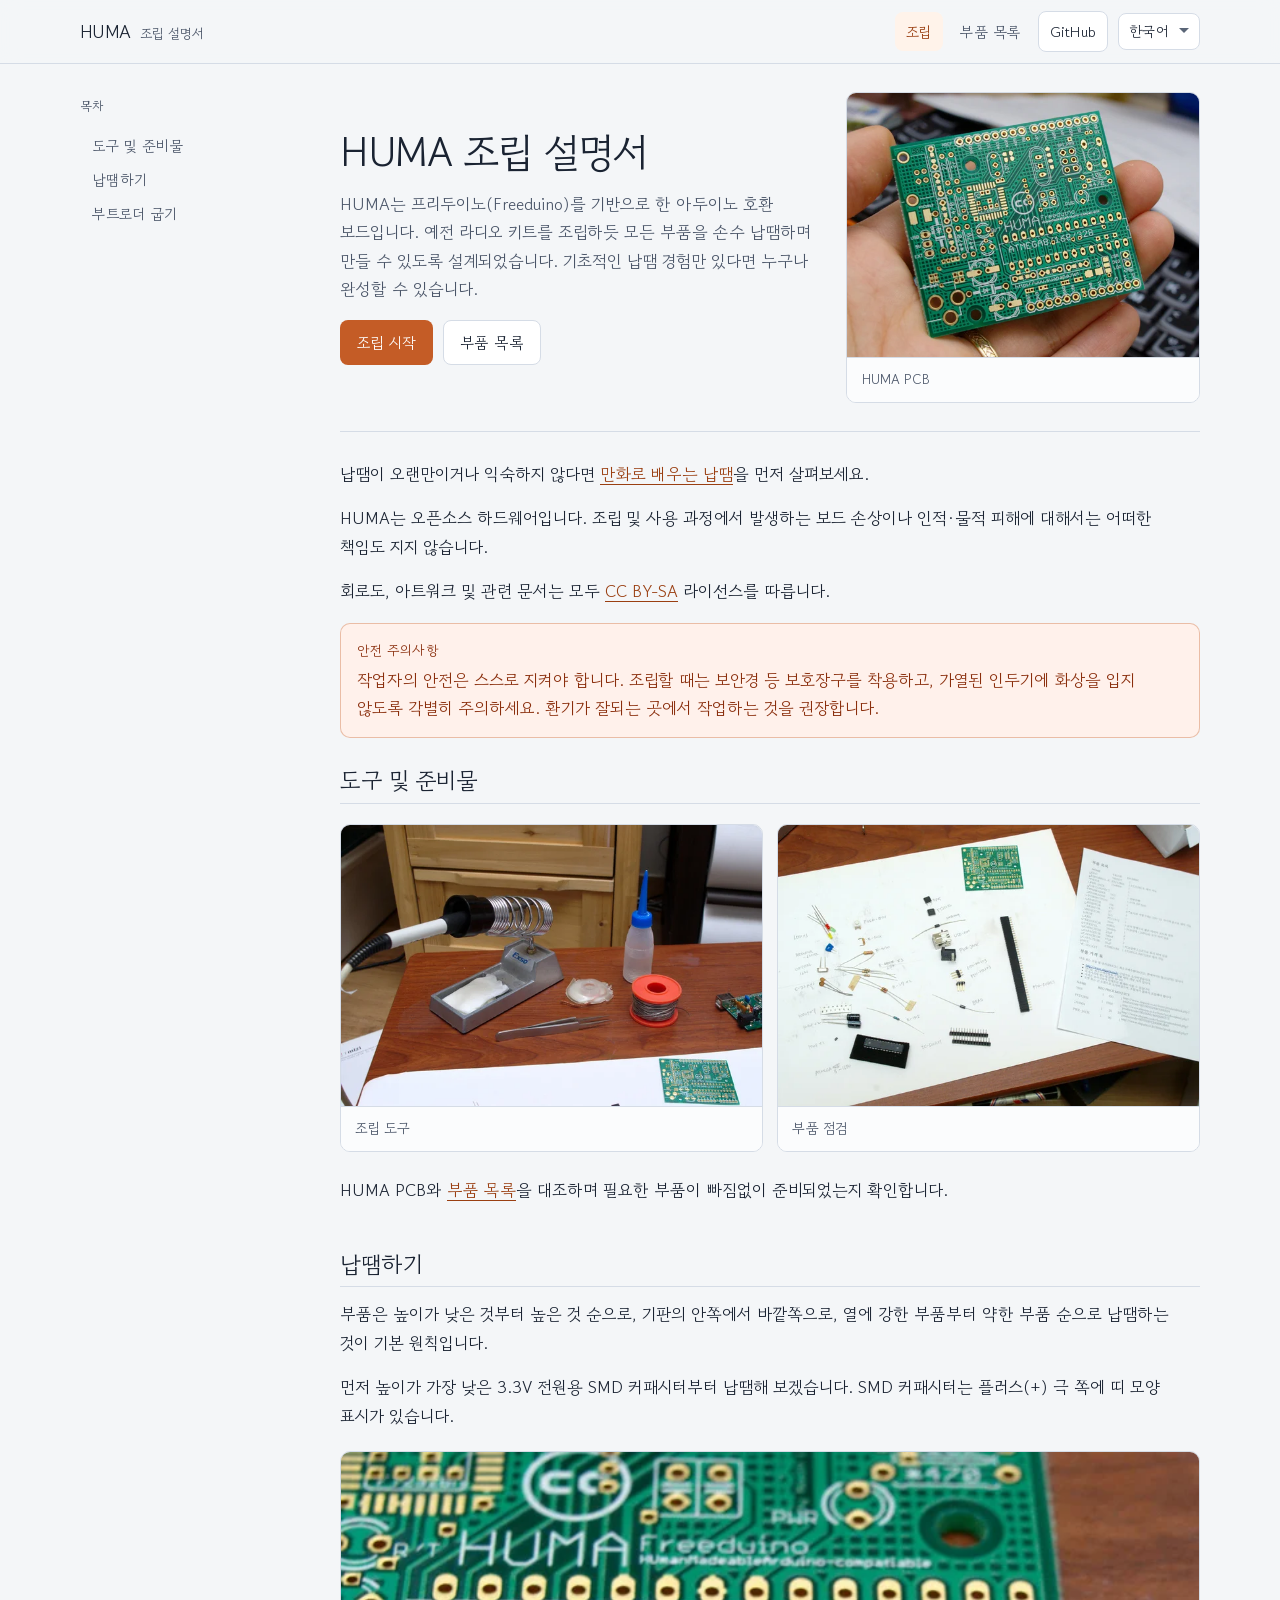
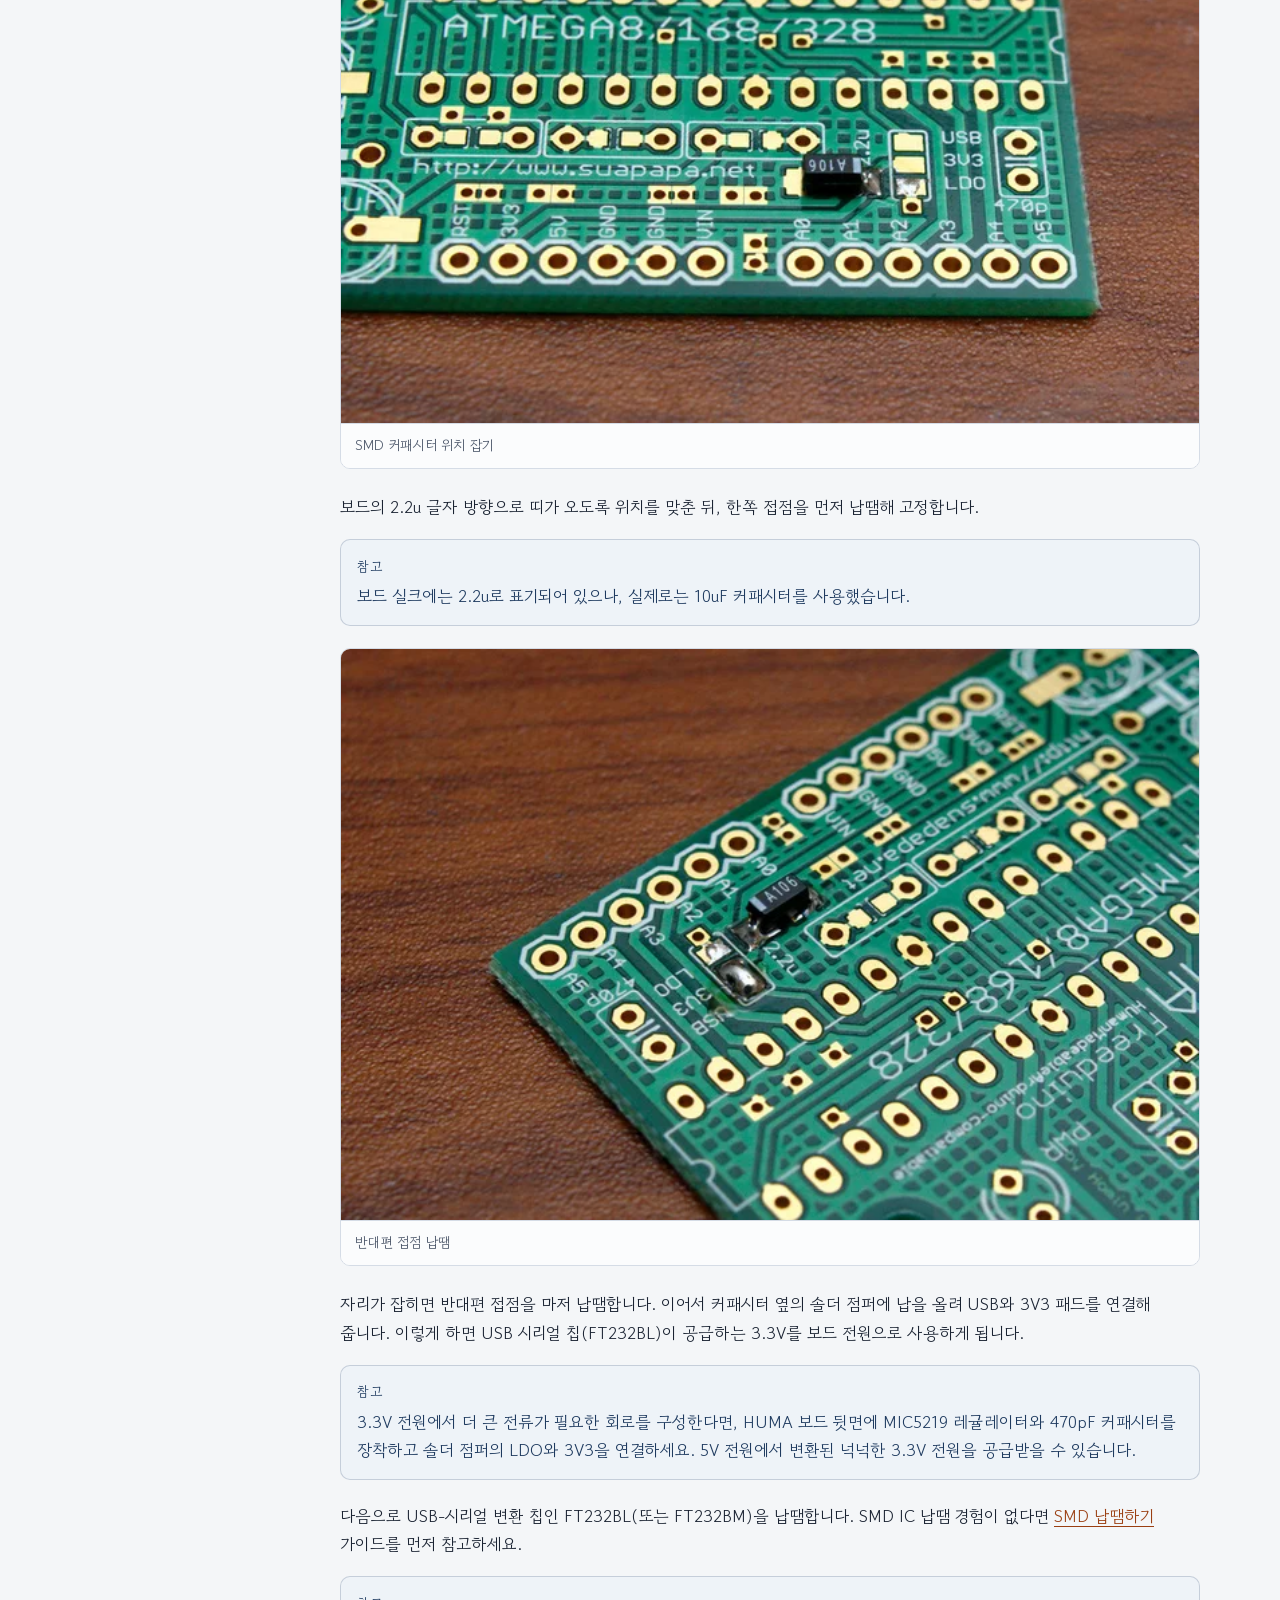
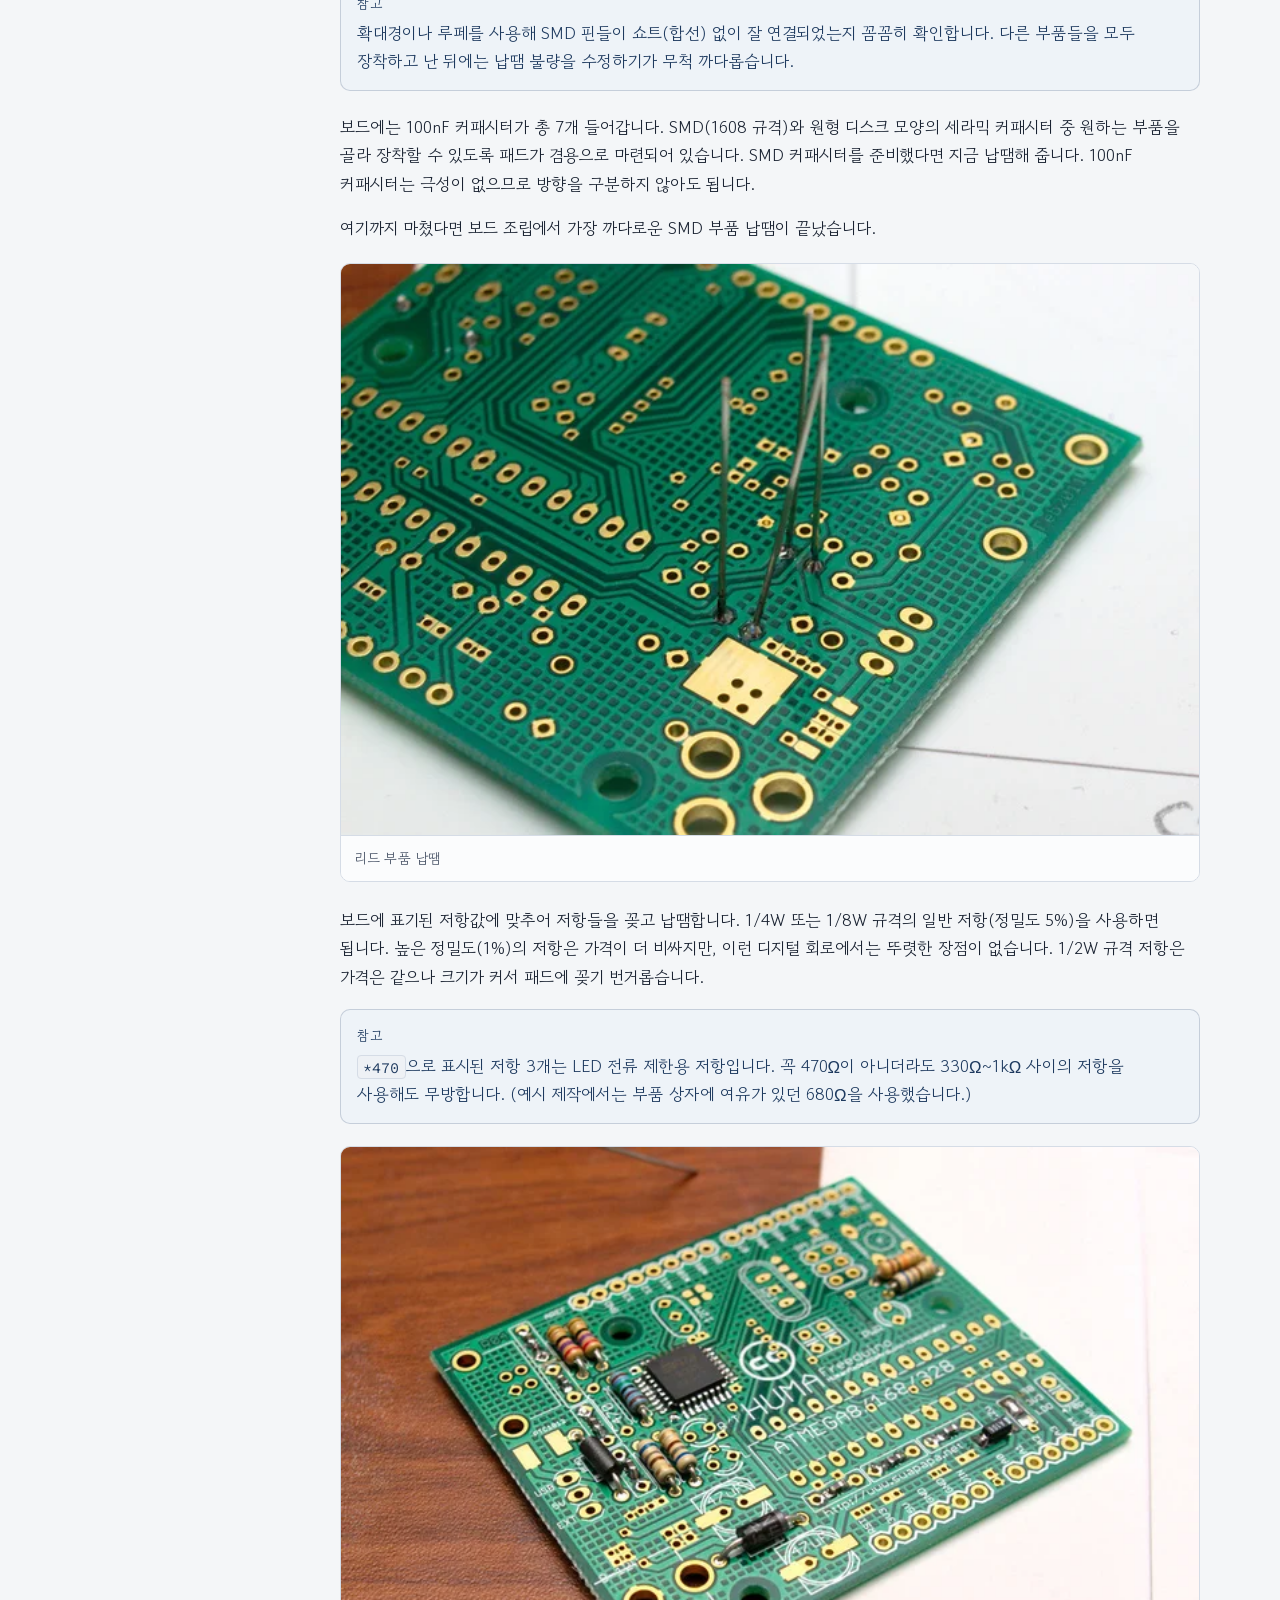
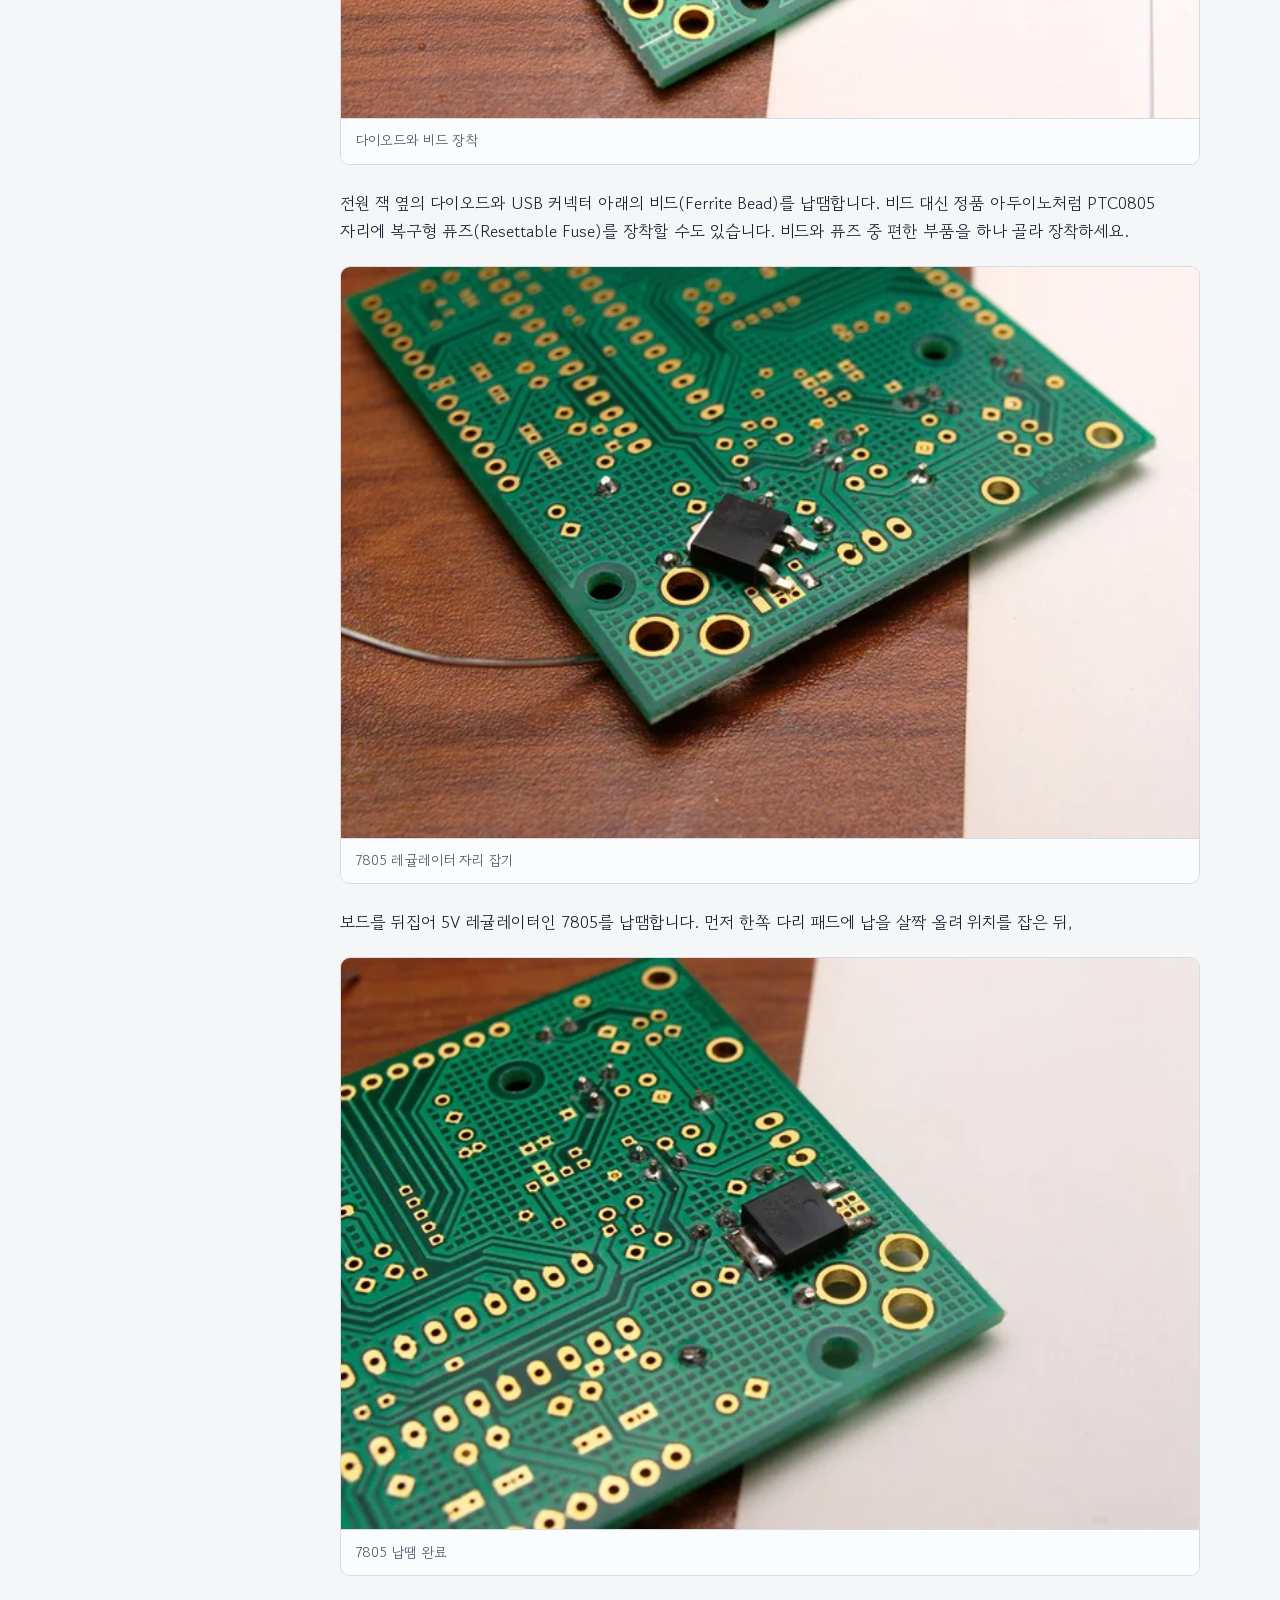
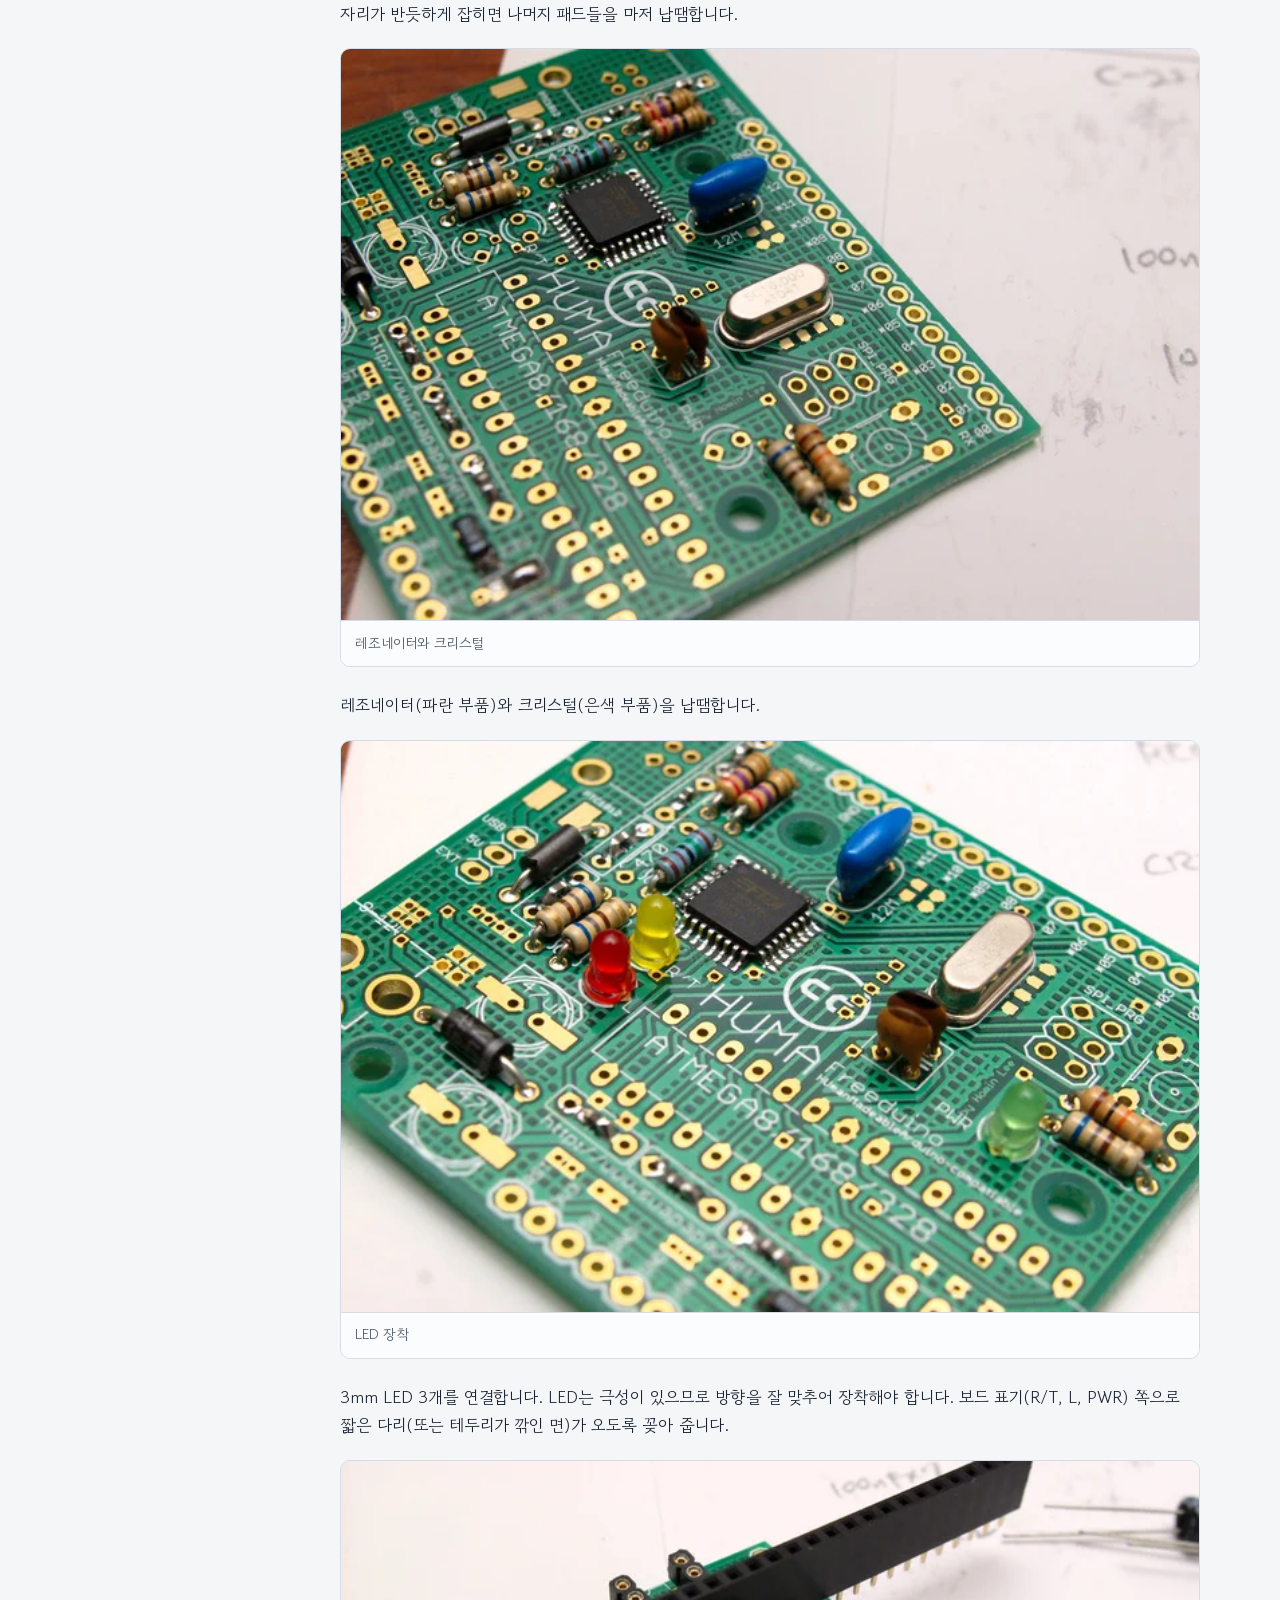
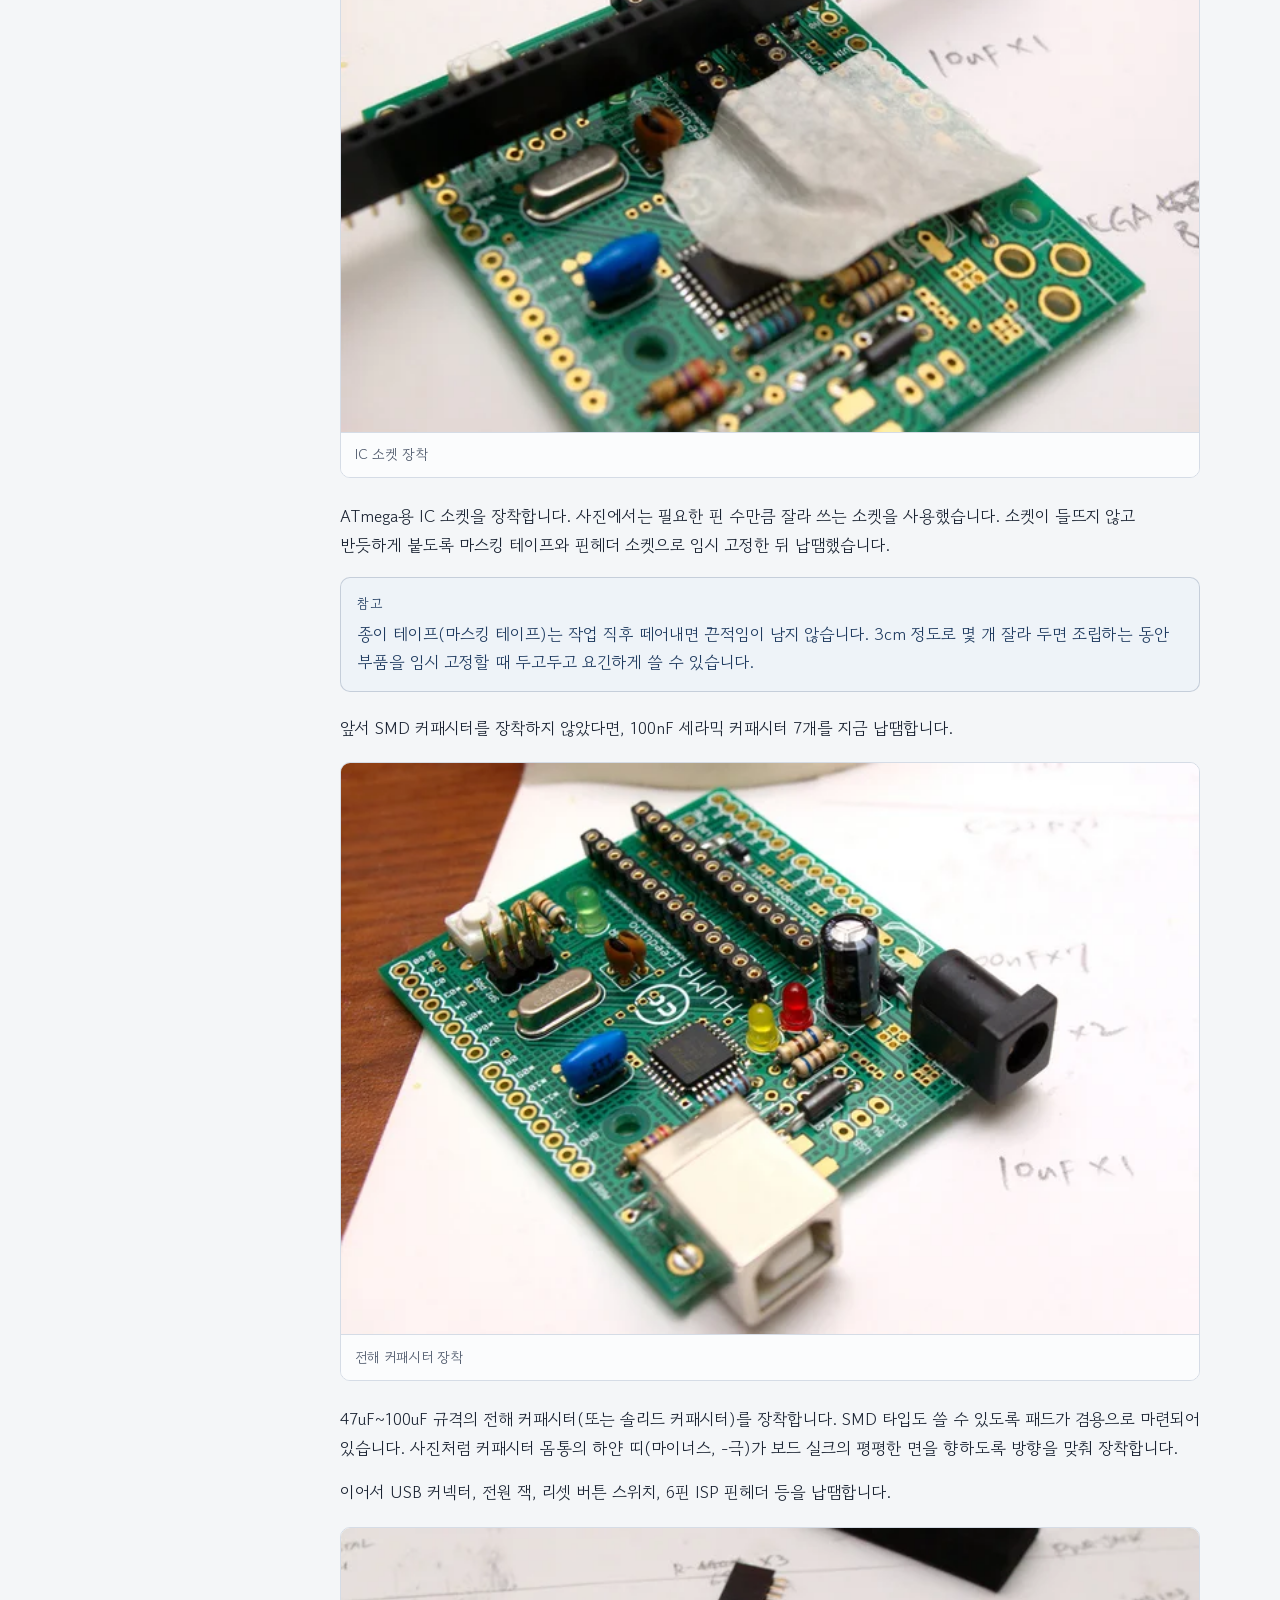
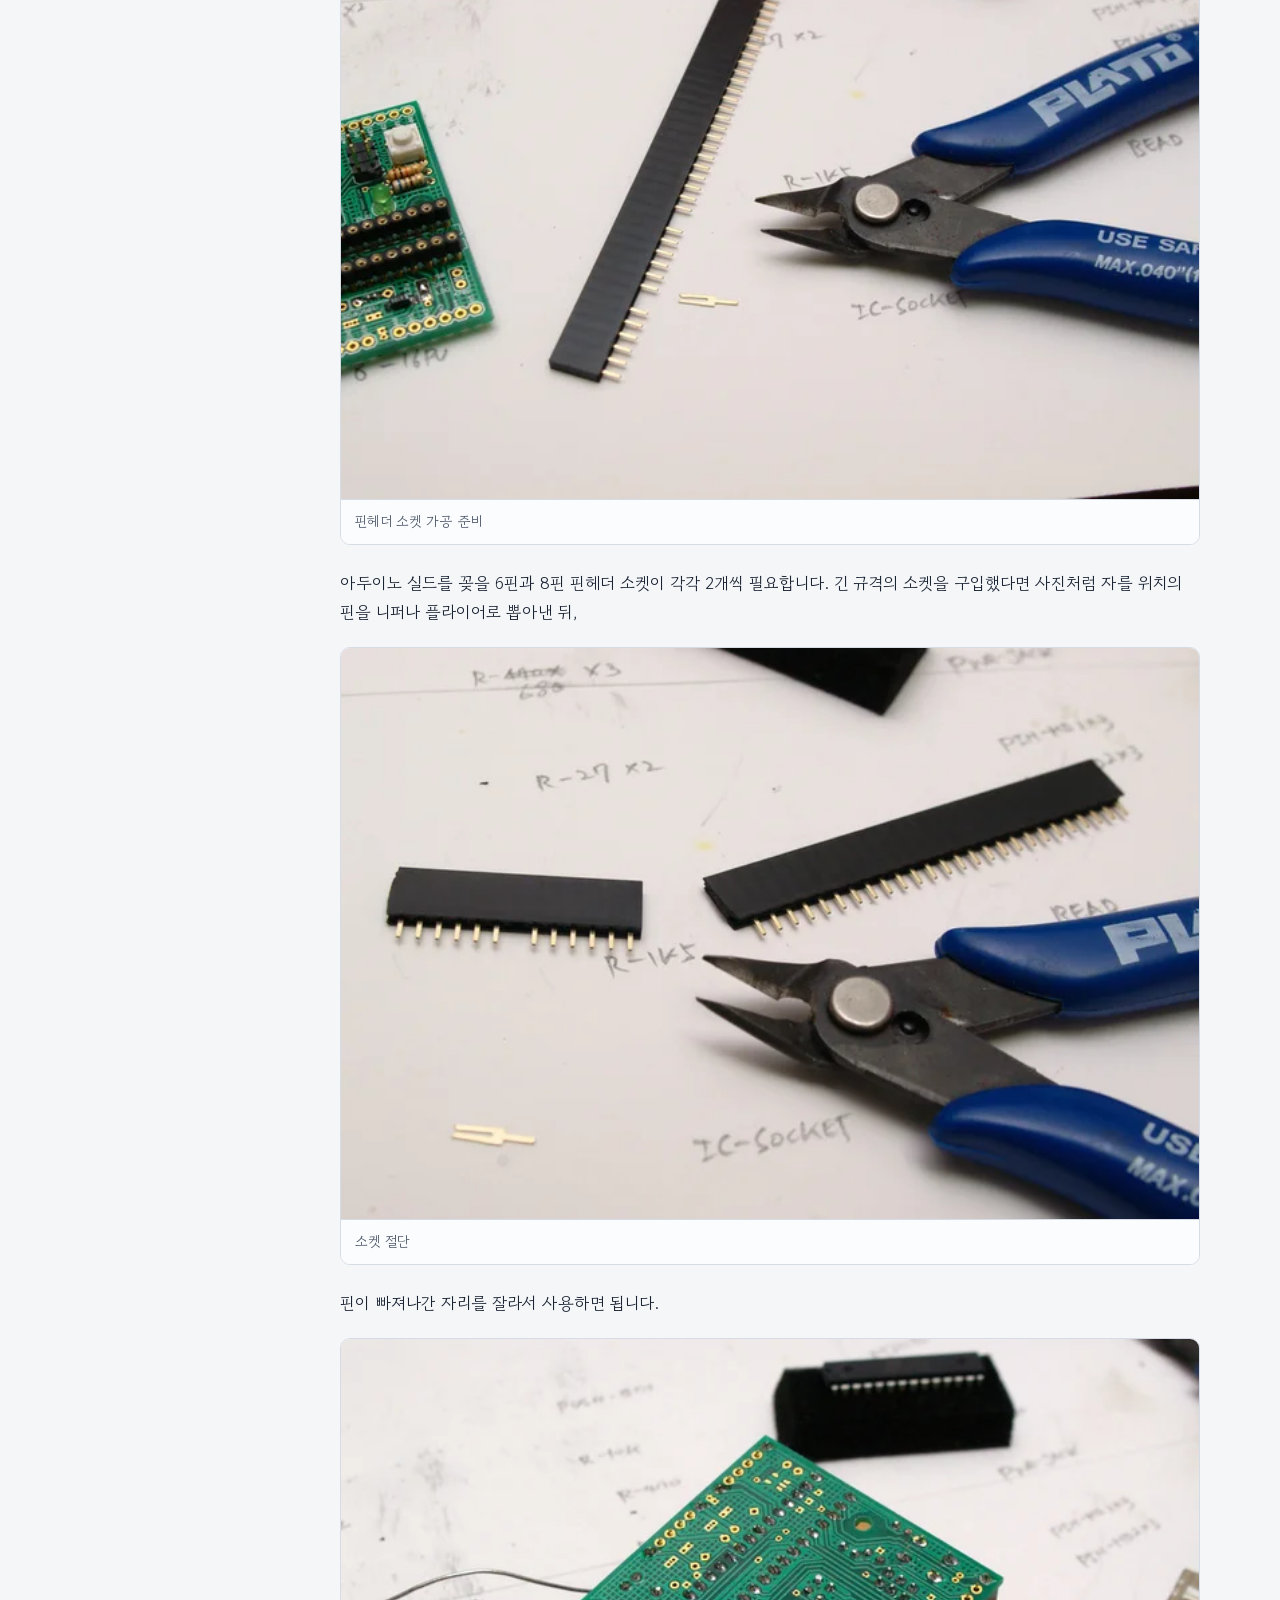
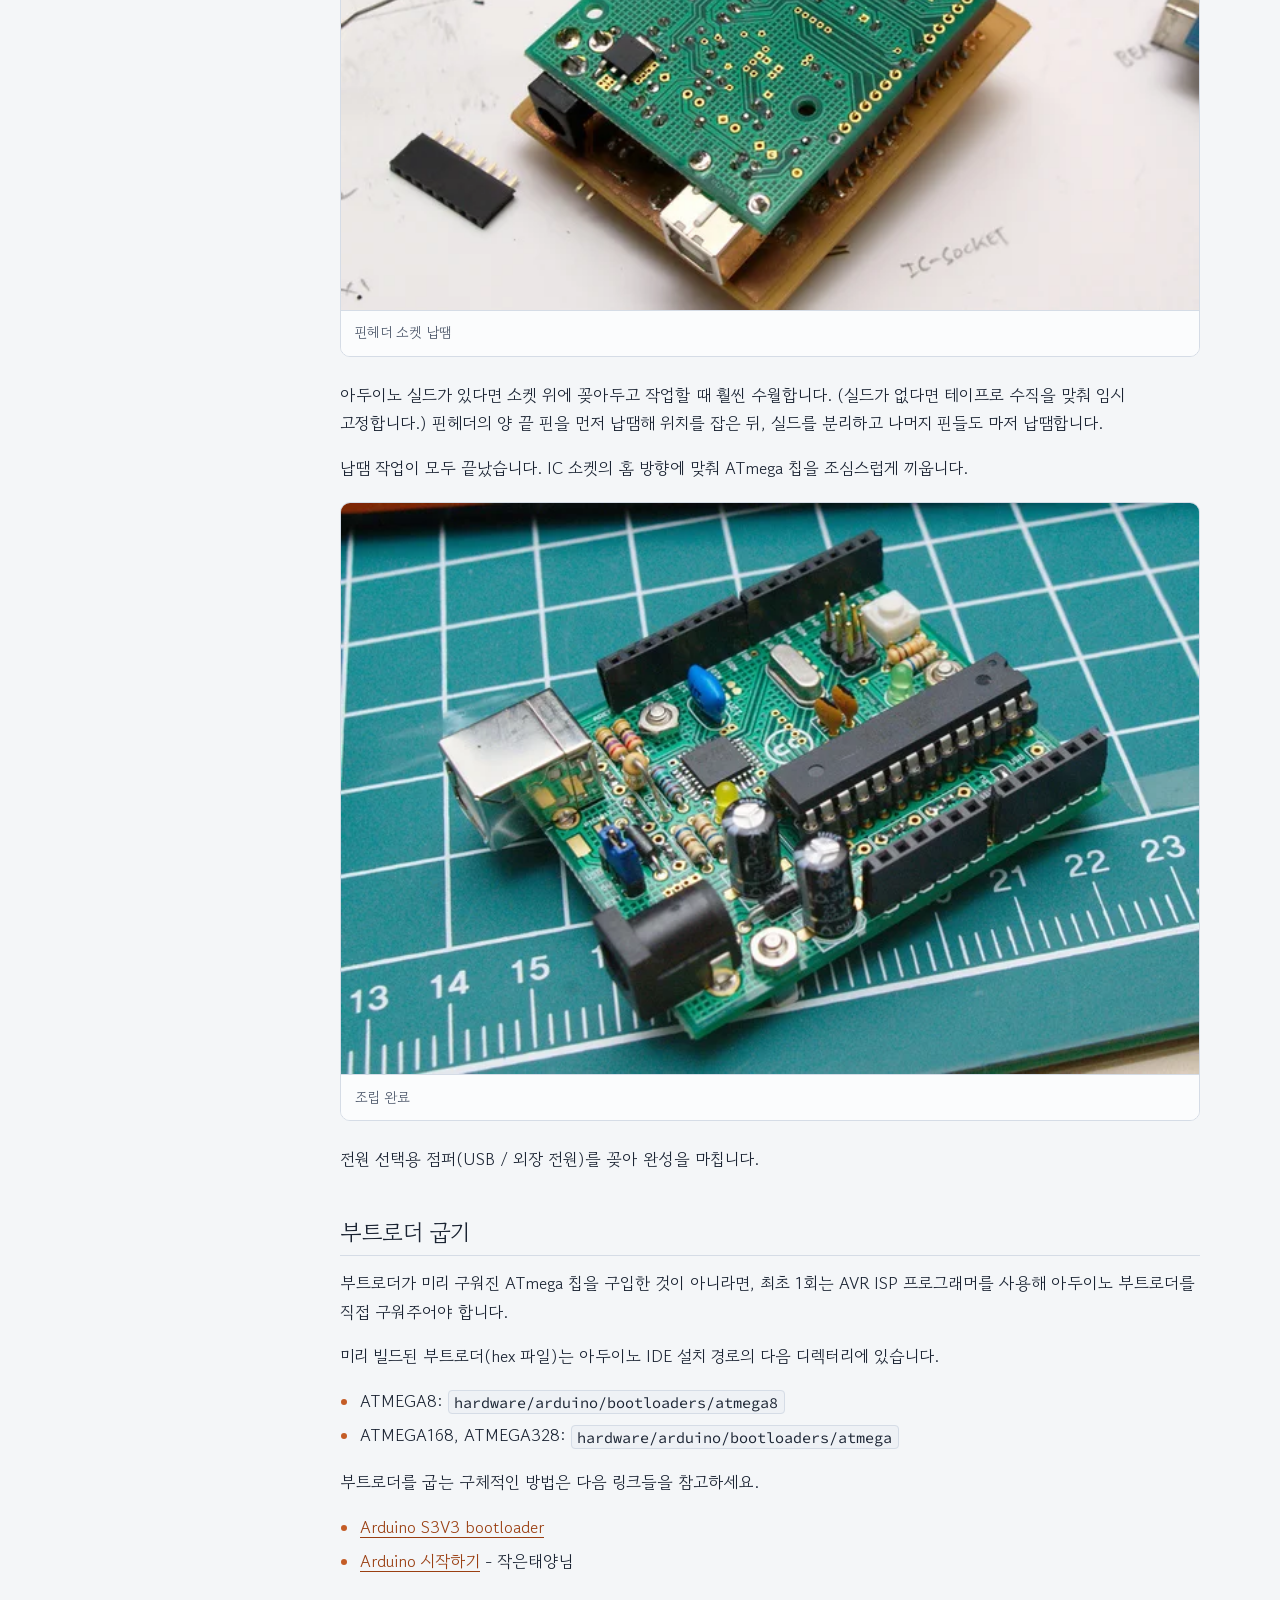
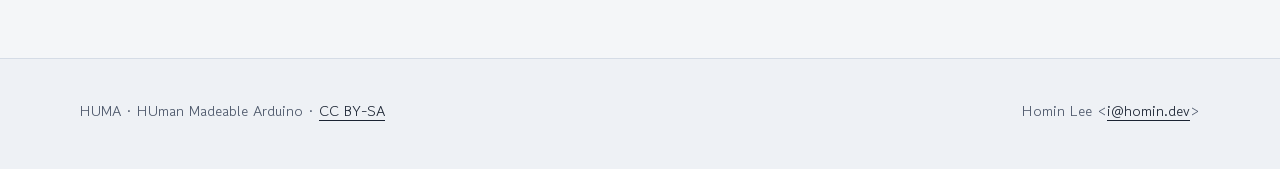
<file: site/ko/index.html>
<!DOCTYPE html>
<html lang="ko">
<head>
  <meta charset="utf-8" />
  <meta name="viewport" content="width=device-width, initial-scale=1" />
  <title>HUMA 조립 설명서</title>
  <meta name="description" content="HUMA는 직접 납땜해 조립하는 아두이노 호환 보드입니다. 부품 점검부터 납땜, 부트로더까지 단계별로 안내합니다." />
  <link rel="icon" href="../favicon.ico" sizes="any" />
  <link rel="icon" type="image/png" sizes="32x32" href="../favicon-32x32.png" />
  <link rel="icon" type="image/png" sizes="16x16" href="../favicon-16x16.png" />
  <link rel="apple-touch-icon" href="../apple-touch-icon.png" />
  <meta property="og:type" content="website" />
  <meta property="og:site_name" content="HUMA" />
  <meta property="og:title" content="HUMA 조립 설명서" />
  <meta property="og:description" content="HUMA는 직접 납땜해 조립하는 아두이노 호환 보드입니다. 부품 점검부터 납땜, 부트로더까지 단계별로 안내합니다." />
  <meta property="og:url" content="https://suapapa.github.io/HUMA/ko/" />
  <meta property="og:image" content="https://suapapa.github.io/HUMA/og-image.png" />
  <meta name="twitter:card" content="summary_large_image" />
  <meta name="twitter:title" content="HUMA 조립 설명서" />
  <meta name="twitter:description" content="HUMA는 직접 납땜해 조립하는 아두이노 호환 보드입니다. 부품 점검부터 납땜, 부트로더까지 단계별로 안내합니다." />
  <meta name="twitter:image" content="https://suapapa.github.io/HUMA/og-image.png" />
  <link rel="stylesheet" href="../styles.css" />
</head>
<body>
  <header class="site-header">
    <div class="site-header__inner">
      <a class="brand" href="index.html">HUMA <span>조립 설명서</span></a>
      <nav class="nav" aria-label="주요 메뉴">
        <a href="index.html" aria-current="page">조립</a>
        <a href="bom.html">부품 목록</a>
        <a class="nav-external" href="https://github.com/suapapa/HUMA" rel="noopener noreferrer">GitHub</a>
        <label class="lang-switch">
        <span class="visually-hidden">언어</span>
        <select data-lang-switch data-page="index" aria-label="언어">
          <option value="ko" selected>한국어</option><option value="en">English</option><option value="ja">日本語</option><option value="zh">中文</option>
        </select>
      </label>
      </nav>
    </div>
  </header>

  <div class="layout">
    <aside class="toc" aria-label="목차">
      <h2>목차</h2>
      <ol>
        <li><a href="#tools">도구 및 준비물</a></li>
        <li><a href="#solder">납땜하기</a></li>
        <li><a href="#bootloader">부트로더 굽기</a></li>
      </ol>
    </aside>

    <main class="content">
      <header class="hero">
        <div class="hero__copy">
          <h1>HUMA 조립 설명서</h1>
          <p>
            HUMA는
            프리두이노(Freeduino)를 기반으로 한 아두이노 호환 보드입니다.
            예전 라디오 키트를 조립하듯 모든 부품을 손수 납땜하며 만들 수 있도록 설계되었습니다.
            기초적인 납땜 경험만 있다면 누구나 완성할 수 있습니다.
          </p>
          <div class="hero__actions">
            <a class="btn btn-primary" href="#tools">조립 시작</a>
            <a class="btn btn-secondary" href="bom.html">부품 목록</a>
          </div>
        </div>
        <figure class="hero__media">
          <img src="../pics/HUMA_pcb.webp" alt="HUMA PCB 보드" width="800" height="600" />
          <figcaption>HUMA PCB</figcaption>
        </figure>
      </header>

      <p>
        납땜이 오랜만이거나 익숙하지 않다면
        <a href="https://homin.dev/blog/p=460/">만화로 배우는 납땜</a>을 먼저 살펴보세요.
      </p>
      <p>
        HUMA는 오픈소스 하드웨어입니다. 조립 및 사용 과정에서 발생하는 보드 손상이나
        인적·물적 피해에 대해서는 어떠한 책임도 지지 않습니다.
      </p>
      <p>
        회로도, 아트워크 및 관련 문서는 모두
        <a href="http://creativecommons.org/licenses/by-sa/3.0/deed.ko">CC BY-SA</a>
        라이선스를 따릅니다.
      </p>

      <aside class="callout callout-warn" role="note">
        <p>
          <strong>안전 주의사항</strong>
          작업자의 안전은 스스로 지켜야 합니다. 조립할 때는 보안경 등 보호장구를 착용하고,
          가열된 인두기에 화상을 입지 않도록 각별히 주의하세요. 환기가 잘되는 곳에서 작업하는 것을 권장합니다.
        </p>
      </aside>

      <h2 id="tools">도구 및 준비물</h2>
      <div class="figure-pair">
        <figure class="figure">
          <img src="../pics/00_tools.webp" alt="조립에 필요한 도구" width="640" height="480" loading="lazy" />
          <figcaption>조립 도구</figcaption>
        </figure>
        <figure class="figure">
          <img src="../pics/00_check_parts.webp" alt="부품 점검" width="640" height="480" loading="lazy" />
          <figcaption>부품 점검</figcaption>
        </figure>
      </div>
      <p>
        HUMA PCB와 <a href="bom.html">부품 목록</a>을 대조하며 필요한 부품이 빠짐없이 준비되었는지 확인합니다.
      </p>

      <h2 id="solder">납땜하기</h2>
      <p>
        부품은 높이가 낮은 것부터 높은 것 순으로, 기판의 안쪽에서 바깥쪽으로,
        열에 강한 부품부터 약한 부품 순으로 납땜하는 것이 기본 원칙입니다.
      </p>
      <p>
        먼저 높이가 가장 낮은 3.3V 전원용 SMD 커패시터부터 납땜해 보겠습니다.
        SMD 커패시터는 플러스(+) 극 쪽에 띠 모양 표시가 있습니다.
      </p>

      <figure class="figure">
        <img src="../pics/01_solder_smd_cap.webp" alt="SMD 커패시터 자리 잡기" width="800" height="600" loading="lazy" />
        <figcaption>SMD 커패시터 위치 잡기</figcaption>
      </figure>

      <p>보드의 2.2u 글자 방향으로 띠가 오도록 위치를 맞춘 뒤, 한쪽 접점을 먼저 납땜해 고정합니다.</p>

      <aside class="callout callout-note" role="note">
        <p>
          <strong>참고</strong>
          보드 실크에는 2.2u로 표기되어 있으나, 실제로는 10uF 커패시터를 사용했습니다.
        </p>
      </aside>

      <figure class="figure">
        <img src="../pics/02_solder_smd_cap.webp" alt="SMD 커패시터 반대편 접점 납땜" width="800" height="600" loading="lazy" />
        <figcaption>반대편 접점 납땜</figcaption>
      </figure>

      <p>
        자리가 잡히면 반대편 접점을 마저 납땜합니다. 이어서 커패시터 옆의 솔더 점퍼에 납을 올려
        USB와 3V3 패드를 연결해 줍니다. 이렇게 하면 USB 시리얼 칩(FT232BL)이 공급하는 3.3V를 보드 전원으로 사용하게 됩니다.
      </p>

      <aside class="callout callout-note" role="note">
        <p>
          <strong>참고</strong>
          3.3V 전원에서 더 큰 전류가 필요한 회로를 구성한다면, HUMA 보드 뒷면에 MIC5219 레귤레이터와 470pF 커패시터를 장착하고
          솔더 점퍼의 LDO와 3V3을 연결하세요. 5V 전원에서 변환된 넉넉한 3.3V 전원을 공급받을 수 있습니다.
        </p>
      </aside>

      <p>
        다음으로 USB-시리얼 변환 칩인 FT232BL(또는 FT232BM)을 납땜합니다. SMD IC 납땜 경험이 없다면
        <a href="https://homin.dev/blog/p=481/">SMD 납땜하기</a> 가이드를 먼저 참고하세요.
      </p>

      <aside class="callout callout-note" role="note">
        <p>
          <strong>참고</strong>
          확대경이나 루페를 사용해 SMD 핀들이 쇼트(합선) 없이 잘 연결되었는지 꼼꼼히 확인합니다.
          다른 부품들을 모두 장착하고 난 뒤에는 납땜 불량을 수정하기가 무척 까다롭습니다.
        </p>
      </aside>

      <p>
        보드에는 100nF 커패시터가 총 7개 들어갑니다. SMD(1608 규격)와 원형 디스크 모양의 세라믹 커패시터 중
        원하는 부품을 골라 장착할 수 있도록 패드가 겸용으로 마련되어 있습니다. SMD 커패시터를 준비했다면 지금 납땜해 줍니다.
        100nF 커패시터는 극성이 없으므로 방향을 구분하지 않아도 됩니다.
      </p>
      <p>여기까지 마쳤다면 보드 조립에서 가장 까다로운 SMD 부품 납땜이 끝났습니다.</p>

      <figure class="figure">
        <img src="../pics/03_solder_lead_parts.webp" alt="리드 부품 납땜 시작" width="800" height="600" loading="lazy" />
        <figcaption>리드 부품 납땜</figcaption>
      </figure>

      <p>
        보드에 표기된 저항값에 맞추어 저항들을 꽂고 납땜합니다. 1/4W 또는 1/8W 규격의 일반 저항(정밀도 5%)을 사용하면 됩니다.
        높은 정밀도(1%)의 저항은 가격이 더 비싸지만, 이런 디지털 회로에서는 뚜렷한 장점이 없습니다.
        1/2W 규격 저항은 가격은 같으나 크기가 커서 패드에 꽂기 번거롭습니다.
      </p>

      <aside class="callout callout-note" role="note">
        <p>
          <strong>참고</strong>
          <code>*470</code>으로 표시된 저항 3개는 LED 전류 제한용 저항입니다. 꼭 470Ω이 아니더라도
          330Ω~1kΩ 사이의 저항을 사용해도 무방합니다. (예시 제작에서는 부품 상자에 여유가 있던 680Ω을 사용했습니다.)
        </p>
      </aside>

      <figure class="figure">
        <img src="../pics/04_solder_lead_parts.webp" alt="저항과 다이오드, 비드 장착" width="800" height="600" loading="lazy" />
        <figcaption>다이오드와 비드 장착</figcaption>
      </figure>

      <p>
        전원 잭 옆의 다이오드와 USB 커넥터 아래의 비드(Ferrite Bead)를 납땜합니다. 비드 대신 정품 아두이노처럼
        PTC0805 자리에 복구형 퓨즈(Resettable Fuse)를 장착할 수도 있습니다. 비드와 퓨즈 중 편한 부품을 하나 골라 장착하세요.
      </p>

      <figure class="figure">
        <img src="../pics/05_solder_7805.webp" alt="7805 레귤레이터 자리 잡기" width="800" height="600" loading="lazy" />
        <figcaption>7805 레귤레이터 자리 잡기</figcaption>
      </figure>

      <p>보드를 뒤집어 5V 레귤레이터인 7805를 납땜합니다. 먼저 한쪽 다리 패드에 납을 살짝 올려 위치를 잡은 뒤,</p>

      <figure class="figure">
        <img src="../pics/06_solder_7805.webp" alt="7805 나머지 패드 납땜" width="800" height="600" loading="lazy" />
        <figcaption>7805 납땜 완료</figcaption>
      </figure>

      <p>자리가 반듯하게 잡히면 나머지 패드들을 마저 납땜합니다.</p>

      <figure class="figure">
        <img src="../pics/07_solder_crystal.webp" alt="레조네이터와 크리스탈 장착" width="800" height="600" loading="lazy" />
        <figcaption>레조네이터와 크리스털</figcaption>
      </figure>

      <p>레조네이터(파란 부품)와 크리스털(은색 부품)을 납땜합니다.</p>

      <figure class="figure">
        <img src="../pics/08_solder_led.webp" alt="LED 세 개 장착" width="800" height="600" loading="lazy" />
        <figcaption>LED 장착</figcaption>
      </figure>

      <p>
        3mm LED 3개를 연결합니다. LED는 극성이 있으므로 방향을 잘 맞추어 장착해야 합니다.
        보드 표기(R/T, L, PWR) 쪽으로 짧은 다리(또는 테두리가 깎인 면)가 오도록 꽂아 줍니다.
      </p>

      <figure class="figure">
        <img src="../pics/09_solder_ic_socket.webp" alt="IC 소켓 장착" width="800" height="600" loading="lazy" />
        <figcaption>IC 소켓 장착</figcaption>
      </figure>

      <p>
        ATmega용 IC 소켓을 장착합니다. 사진에서는 필요한 핀 수만큼 잘라 쓰는 소켓을 사용했습니다.
        소켓이 들뜨지 않고 반듯하게 붙도록 마스킹 테이프와 핀헤더 소켓으로 임시 고정한 뒤 납땜했습니다.
      </p>

      <aside class="callout callout-note" role="note">
        <p>
          <strong>참고</strong>
          종이 테이프(마스킹 테이프)는 작업 직후 떼어내면 끈적임이 남지 않습니다.
          3cm 정도로 몇 개 잘라 두면 조립하는 동안 부품을 임시 고정할 때 두고두고 요긴하게 쓸 수 있습니다.
        </p>
      </aside>

      <p>앞서 SMD 커패시터를 장착하지 않았다면, 100nF 세라믹 커패시터 7개를 지금 납땜합니다.</p>

      <figure class="figure">
        <img src="../pics/10_solder_capacitor.webp" alt="전해 커패시터 장착" width="800" height="600" loading="lazy" />
        <figcaption>전해 커패시터 장착</figcaption>
      </figure>

      <p>
        47uF~100uF 규격의 전해 커패시터(또는 솔리드 커패시터)를 장착합니다. SMD 타입도 쓸 수 있도록 패드가 겸용으로 마련되어 있습니다.
        사진처럼 커패시터 몸통의 하얀 띠(마이너스, -극)가 보드 실크의 평평한 면을 향하도록 방향을 맞춰 장착합니다.
      </p>
      <p>이어서 USB 커넥터, 전원 잭, 리셋 버튼 스위치, 6핀 ISP 핀헤더 등을 납땜합니다.</p>

      <figure class="figure">
        <img src="../pics/11_make_pinheader_socket.webp" alt="핀헤더 소켓 자르기 준비" width="800" height="600" loading="lazy" />
        <figcaption>핀헤더 소켓 가공 준비</figcaption>
      </figure>

      <p>
        아두이노 실드를 꽂을 6핀과 8핀 핀헤더 소켓이 각각 2개씩 필요합니다. 긴 규격의 소켓을 구입했다면 사진처럼 자를 위치의 핀을
        니퍼나 플라이어로 뽑아낸 뒤,
      </p>

      <figure class="figure">
        <img src="../pics/12_make_pinheader_socket.webp" alt="핀헤더 소켓 자르기" width="800" height="600" loading="lazy" />
        <figcaption>소켓 절단</figcaption>
      </figure>

      <p>핀이 빠져나간 자리를 잘라서 사용하면 됩니다.</p>

      <figure class="figure">
        <img src="../pics/13_solder_pinheader_socket.webp" alt="핀헤더 소켓 납땜" width="800" height="600" loading="lazy" />
        <figcaption>핀헤더 소켓 납땜</figcaption>
      </figure>

      <p>
        아두이노 실드가 있다면 소켓 위에 꽂아두고 작업할 때 훨씬 수월합니다. (실드가 없다면 테이프로 수직을 맞춰 임시 고정합니다.)
        핀헤더의 양 끝 핀을 먼저 납땜해 위치를 잡은 뒤, 실드를 분리하고 나머지 핀들도 마저 납땜합니다.
      </p>
      <p>납땜 작업이 모두 끝났습니다. IC 소켓의 홈 방향에 맞춰 ATmega 칩을 조심스럽게 끼웁니다.</p>

      <figure class="figure">
        <img src="../pics/14_done.webp" alt="조립이 끝난 HUMA 보드" width="800" height="600" loading="lazy" />
        <figcaption>조립 완료</figcaption>
      </figure>

      <p>전원 선택용 점퍼(USB / 외장 전원)를 꽂아 완성을 마칩니다.</p>

      <h2 id="bootloader">부트로더 굽기</h2>
      <p>
        부트로더가 미리 구워진 ATmega 칩을 구입한 것이 아니라면, 최초 1회는 AVR ISP 프로그래머를 사용해
        아두이노 부트로더를 직접 구워주어야 합니다.
      </p>
      <p>미리 빌드된 부트로더(hex 파일)는 아두이노 IDE 설치 경로의 다음 디렉터리에 있습니다.</p>
      <ul>
        <li>ATMEGA8: <code>hardware/arduino/bootloaders/atmega8</code></li>
        <li>ATMEGA168, ATMEGA328: <code>hardware/arduino/bootloaders/atmega</code></li>
      </ul>
      <p>부트로더를 굽는 구체적인 방법은 다음 링크들을 참고하세요.</p>
      <ul>
        <li><a href="https://homin.dev/blog/p=74/">Arduino S3V3 bootloader</a></li>
        <li><a href="http://tinysun.tistory.com/8">Arduino 시작하기</a> - 작은태양님</li>
      </ul>

    </main>
  </div>

  <footer class="site-footer">
    <div class="site-footer__inner">
      <p>HUMA · HUman Madeable Arduino · <a href="http://creativecommons.org/licenses/by-sa/3.0/deed.ko">CC BY-SA</a></p>
      <p>Homin Lee &lt;<a href="mailto:i@homin.dev">i@homin.dev</a>&gt;</p>
    </div>
  </footer>

  <script src="../site.js" defer></script>
</body>
</html>
</file>
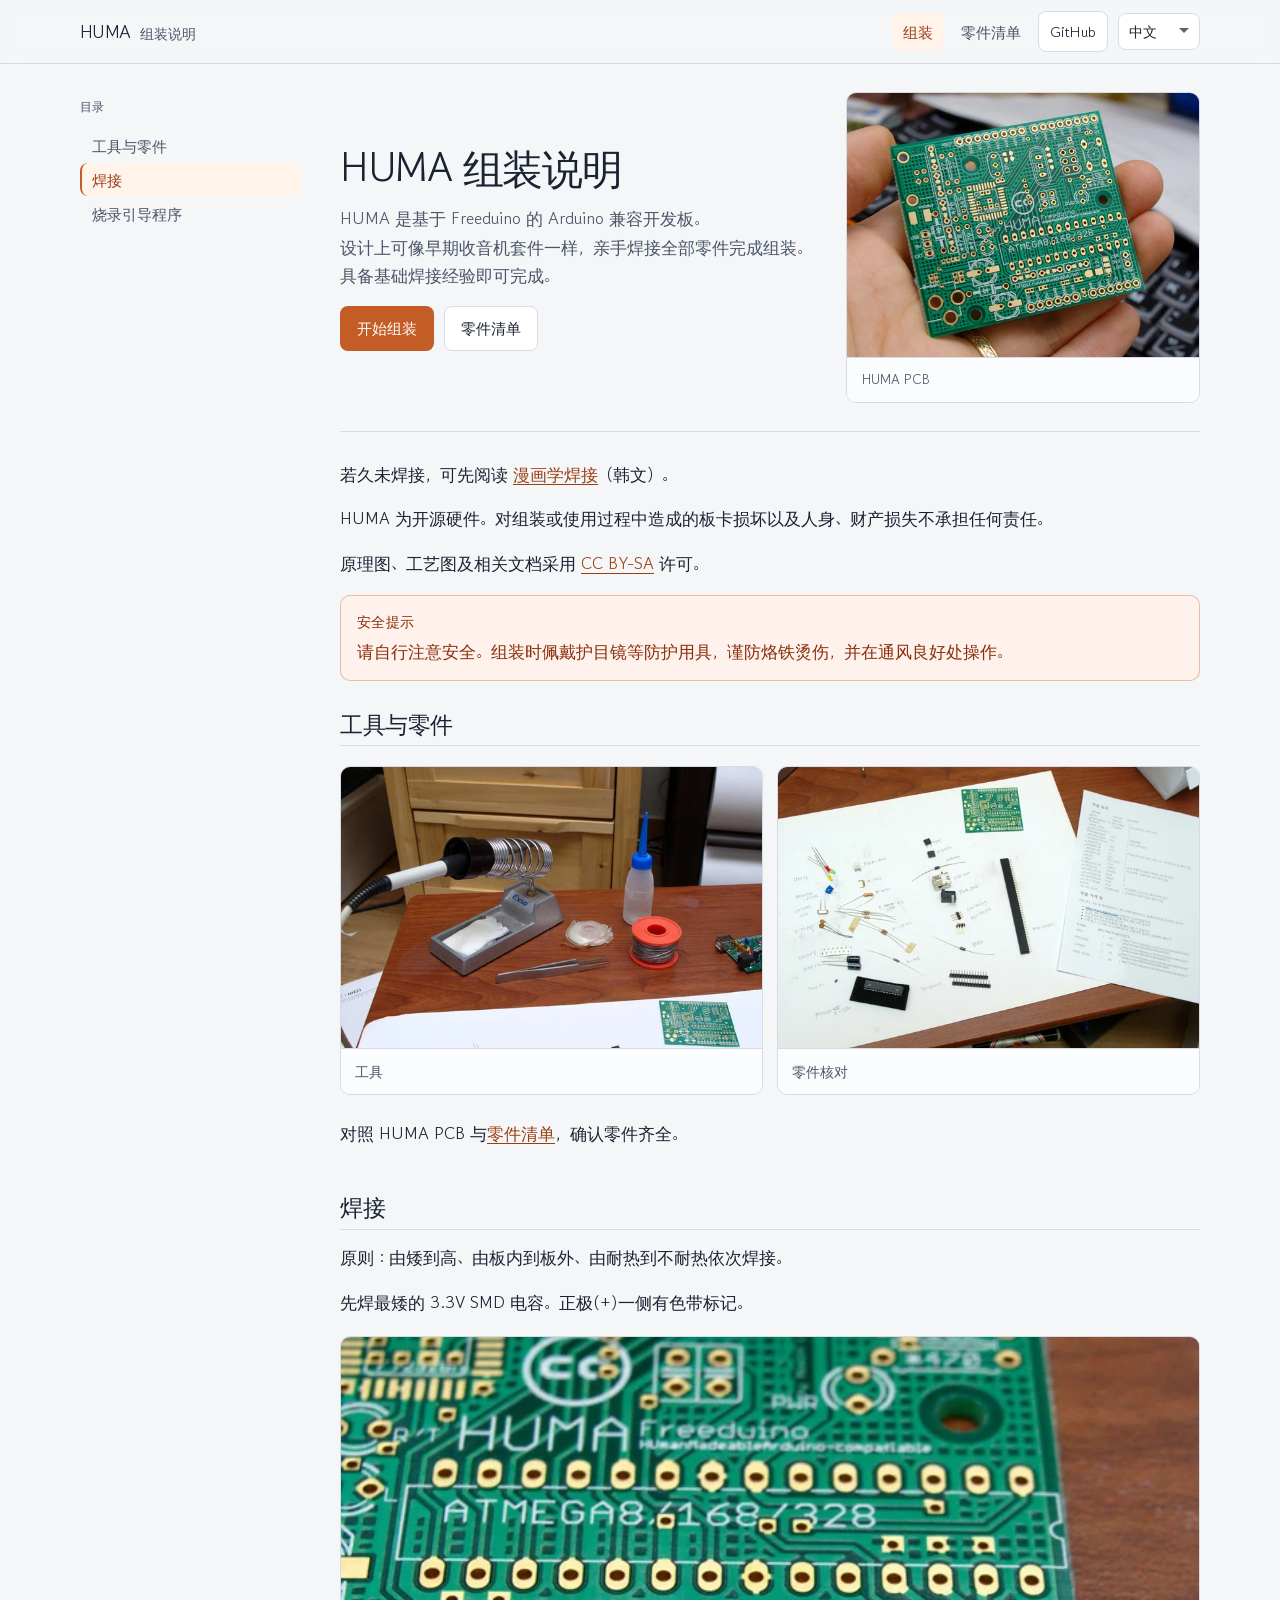
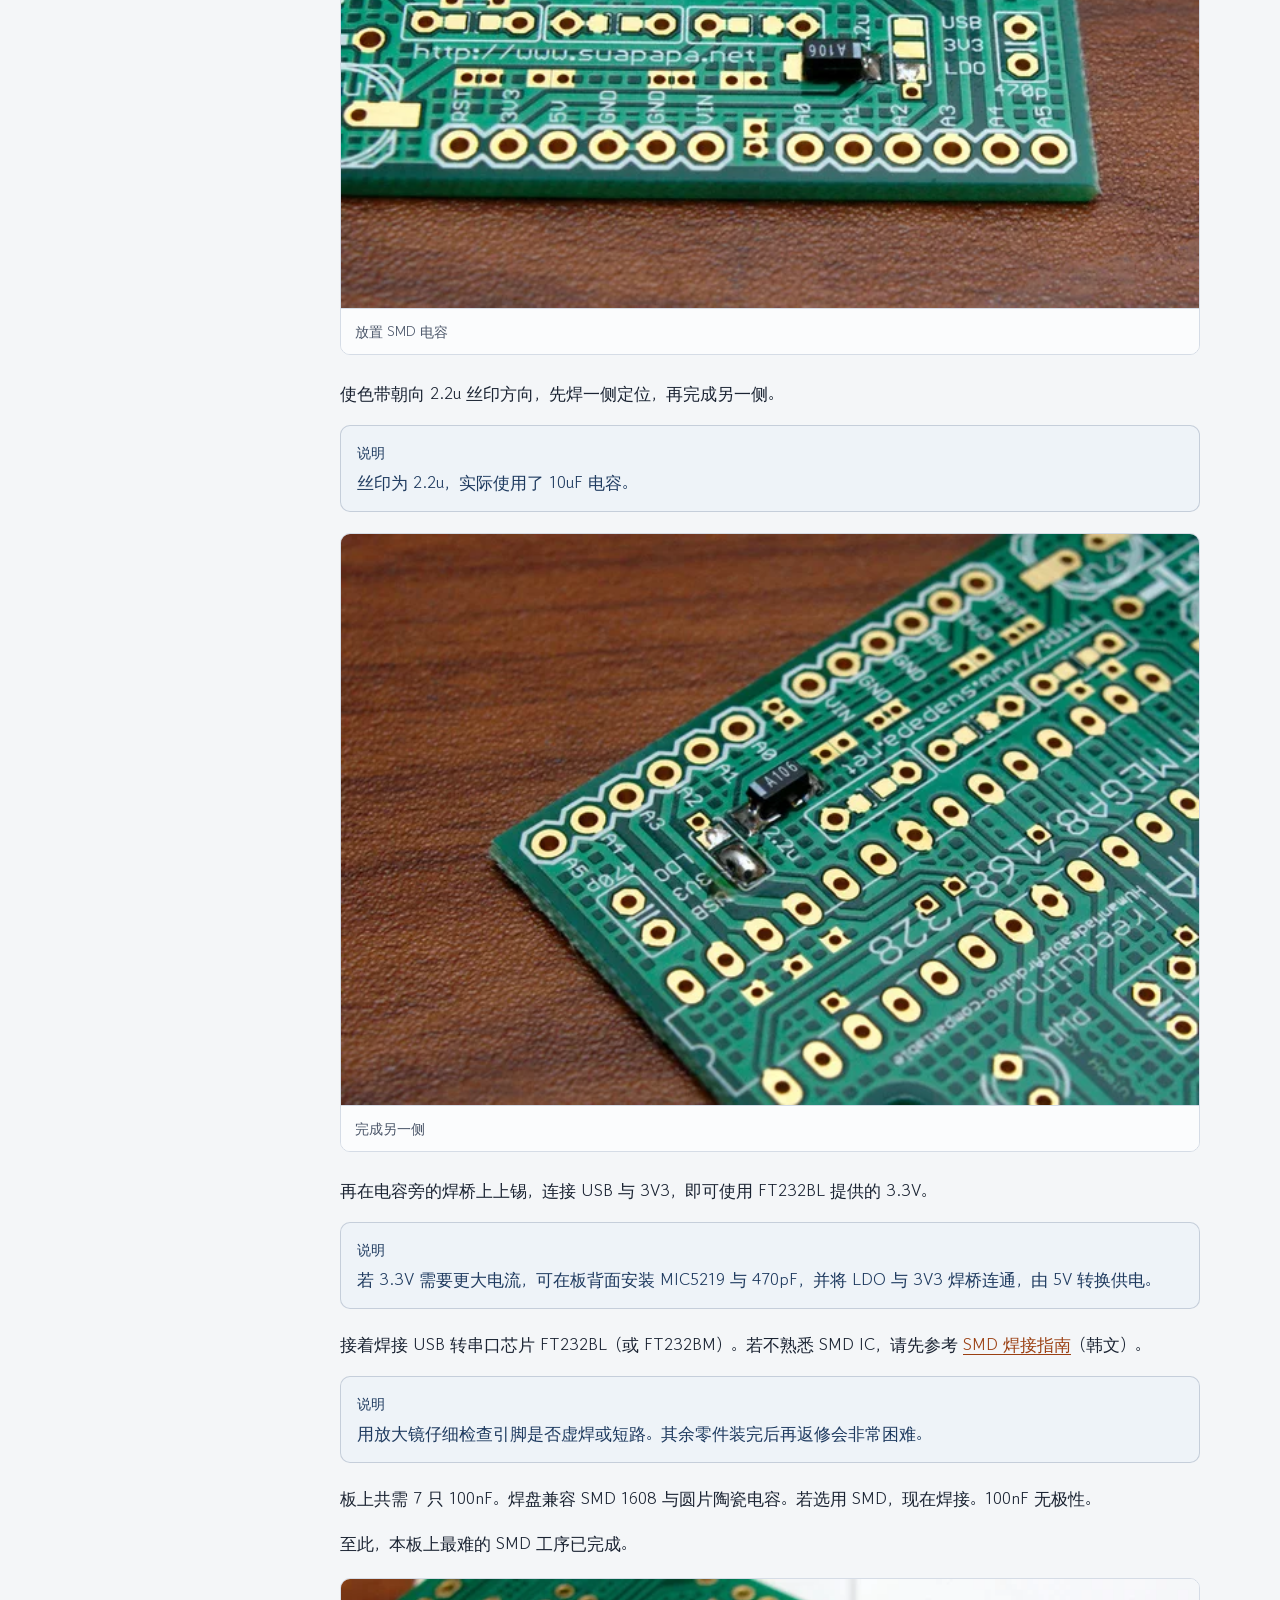
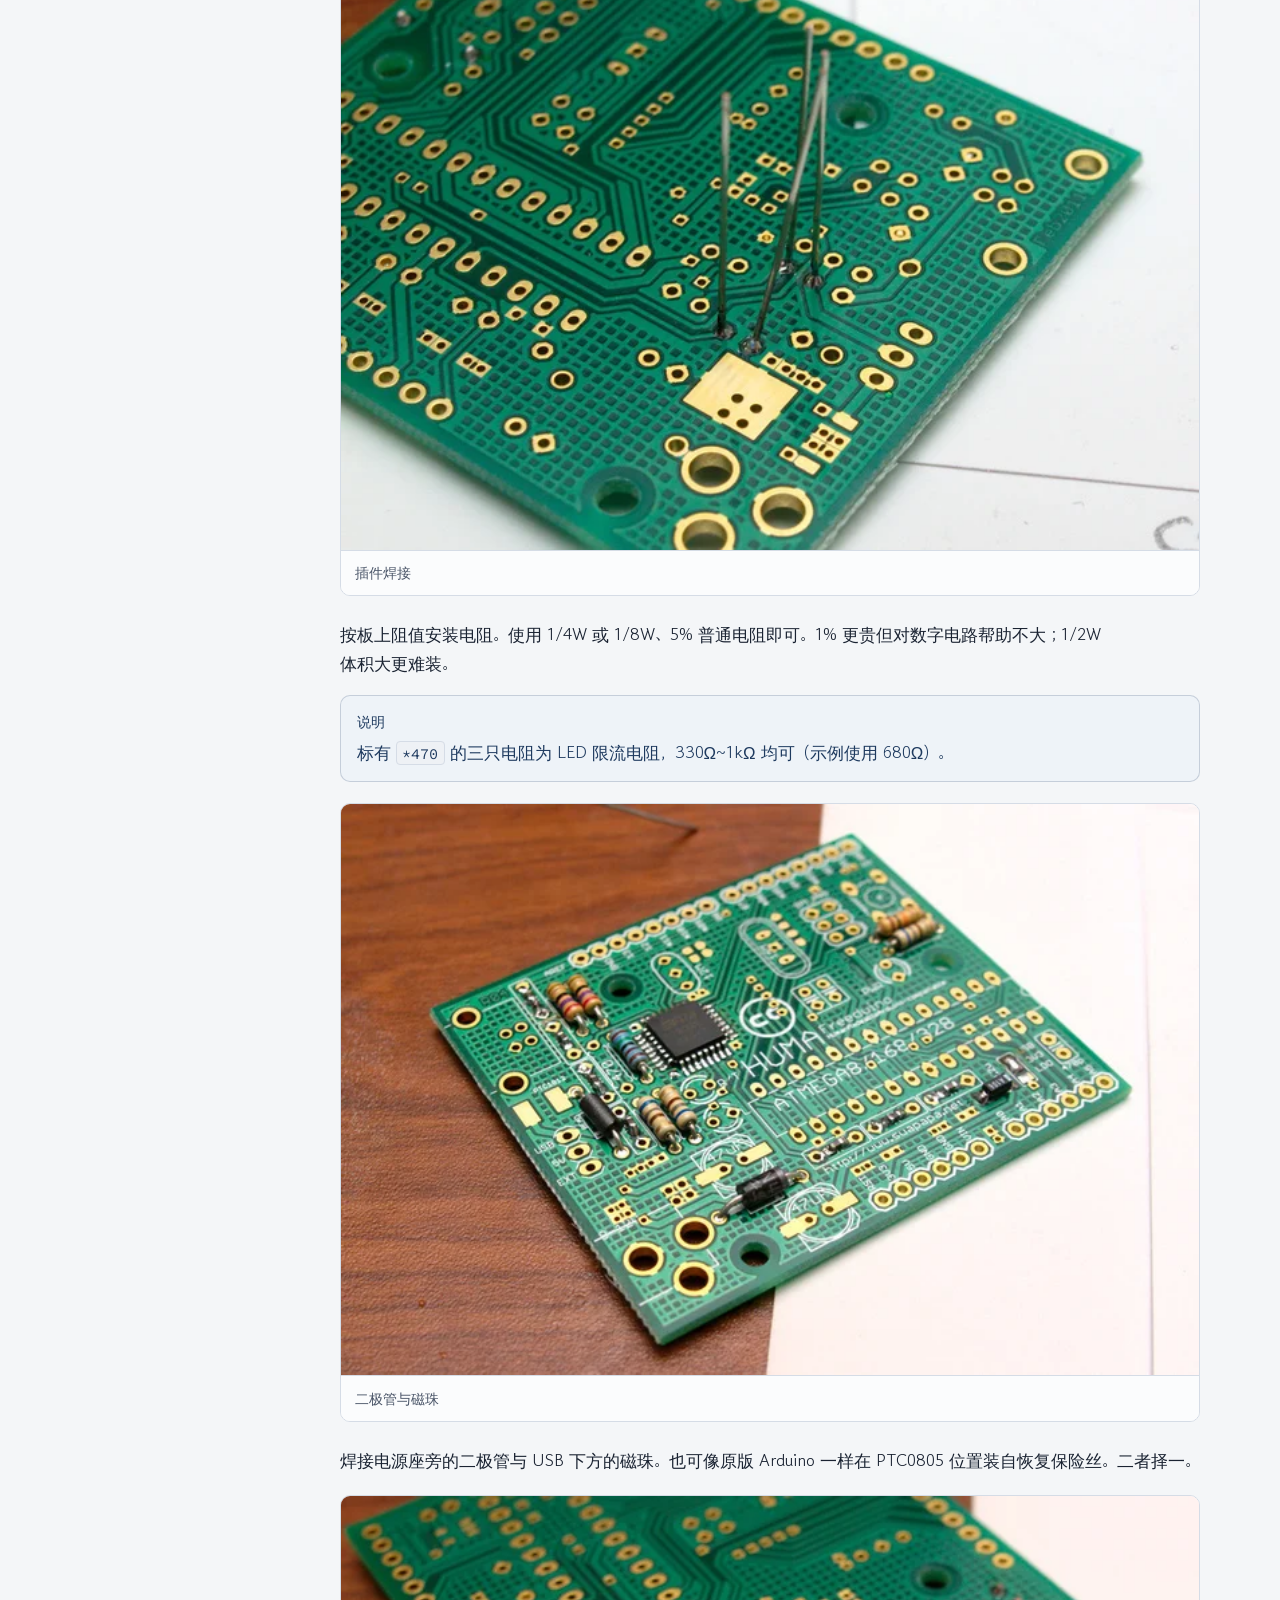
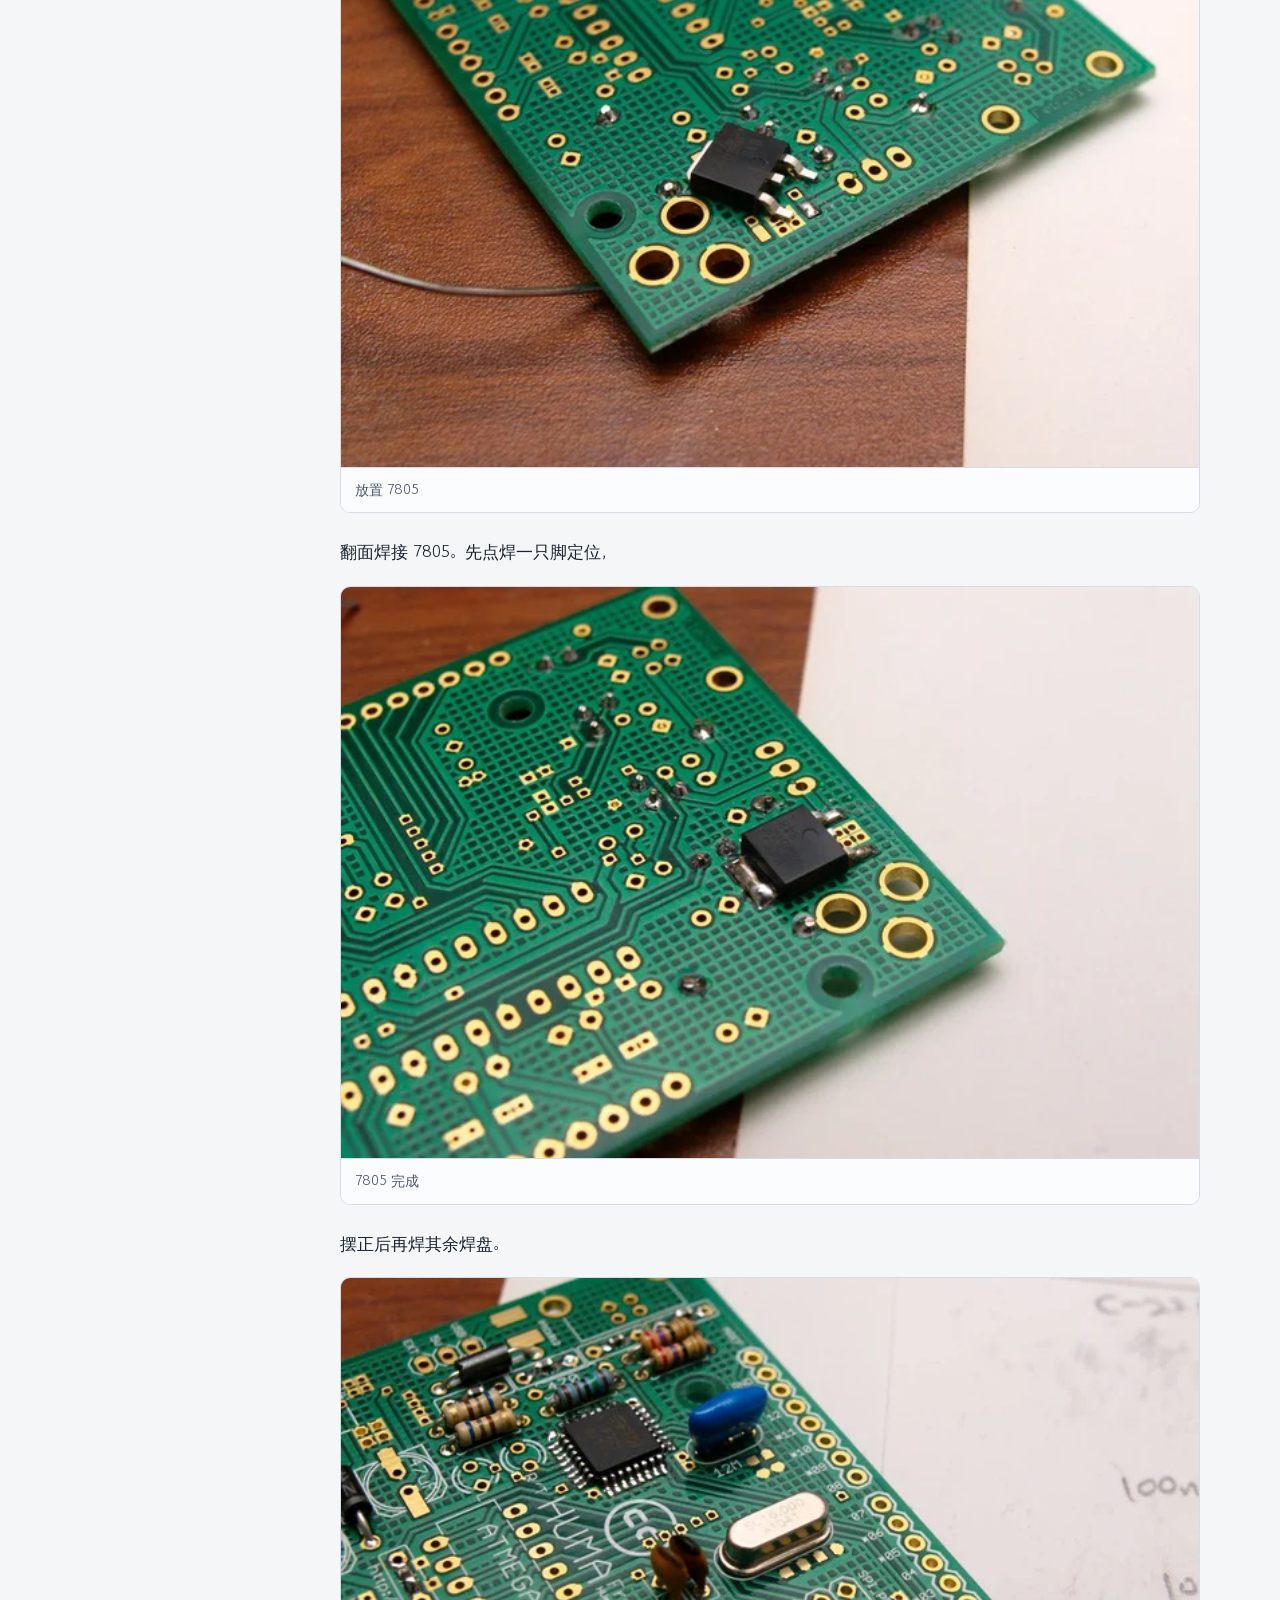
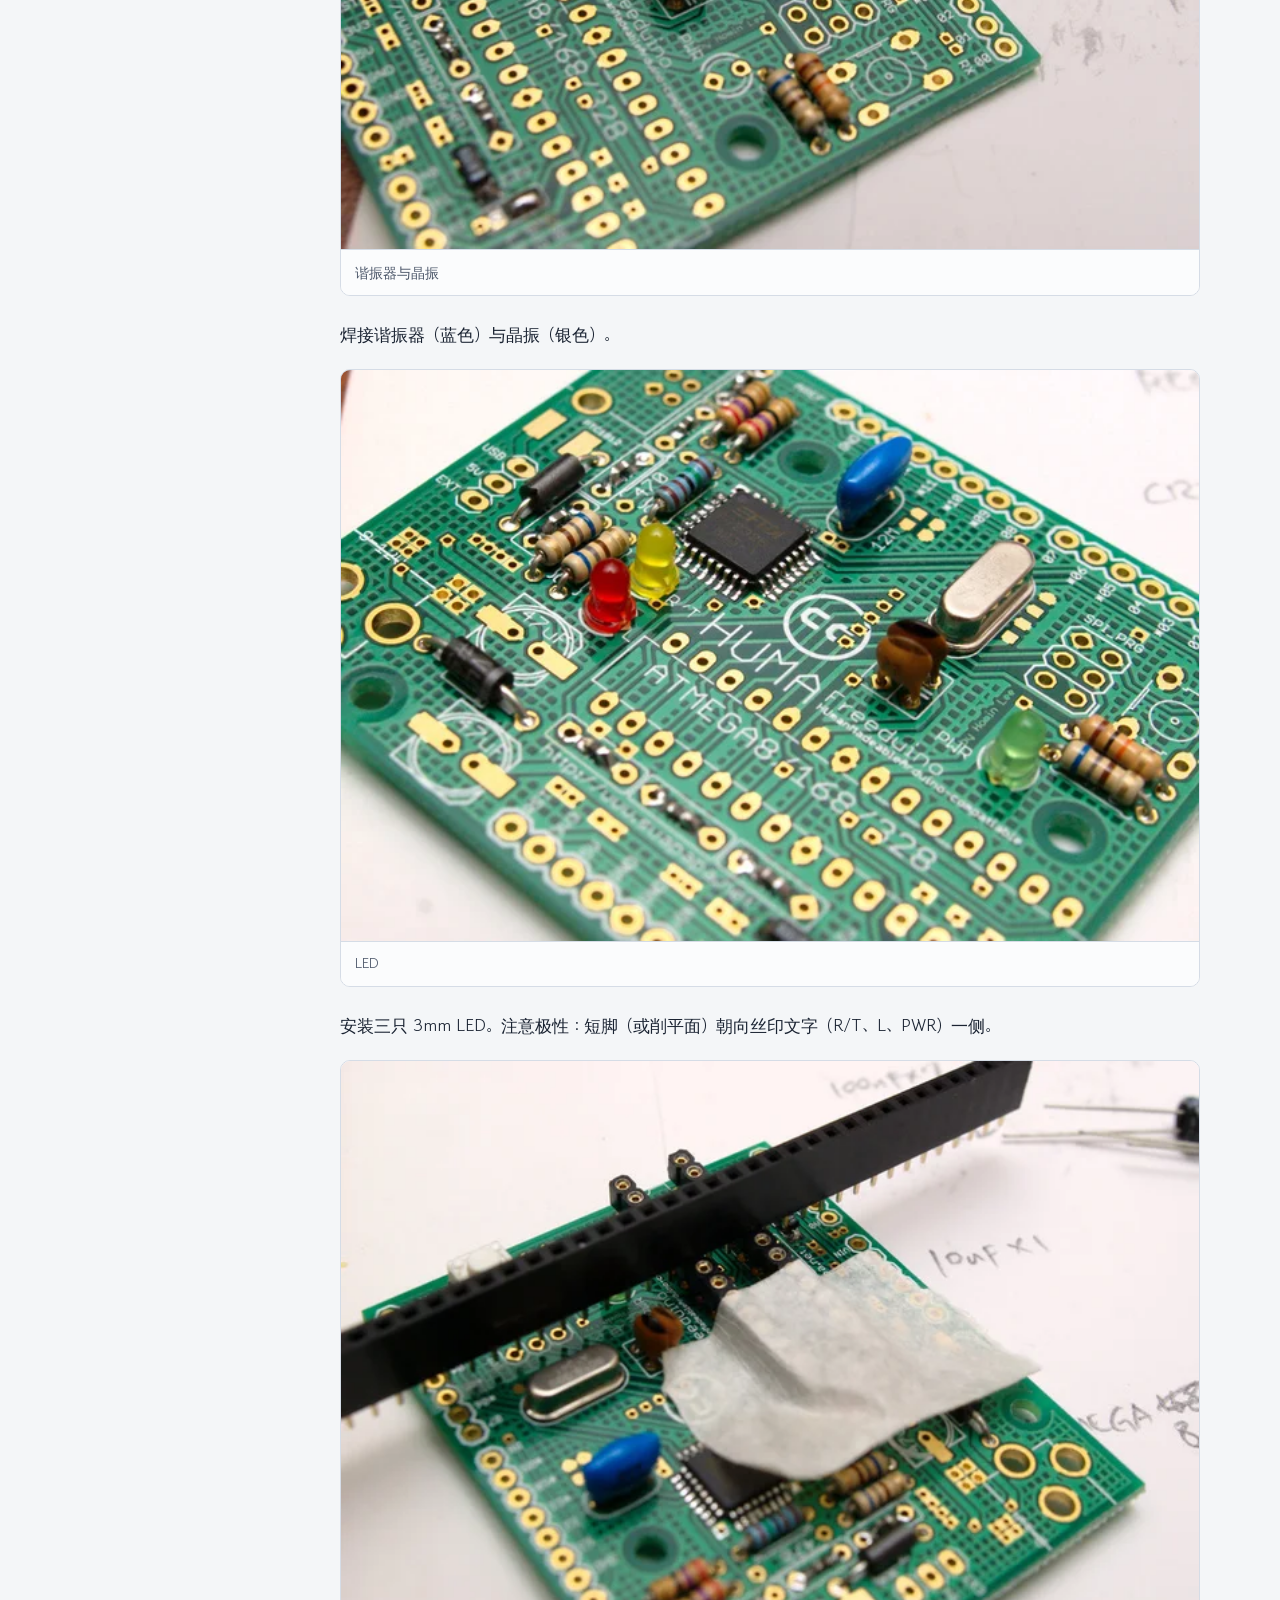
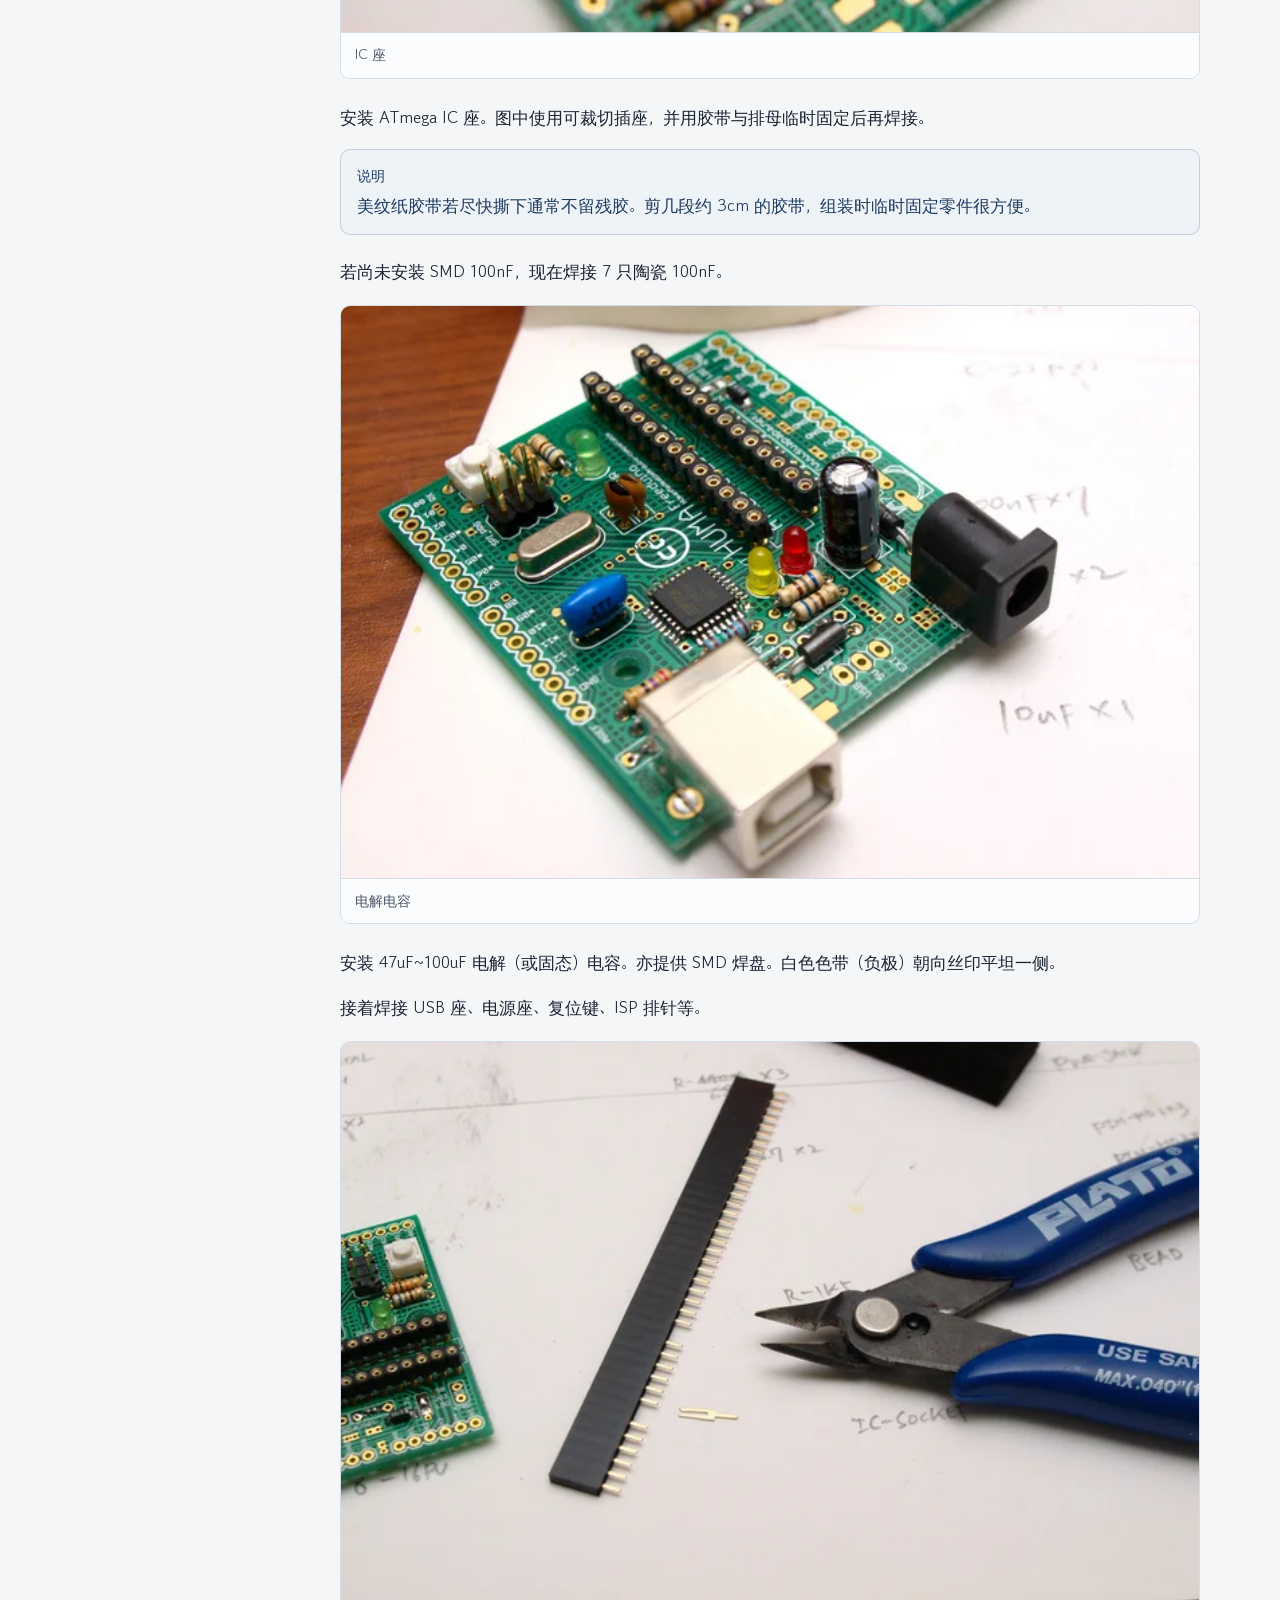
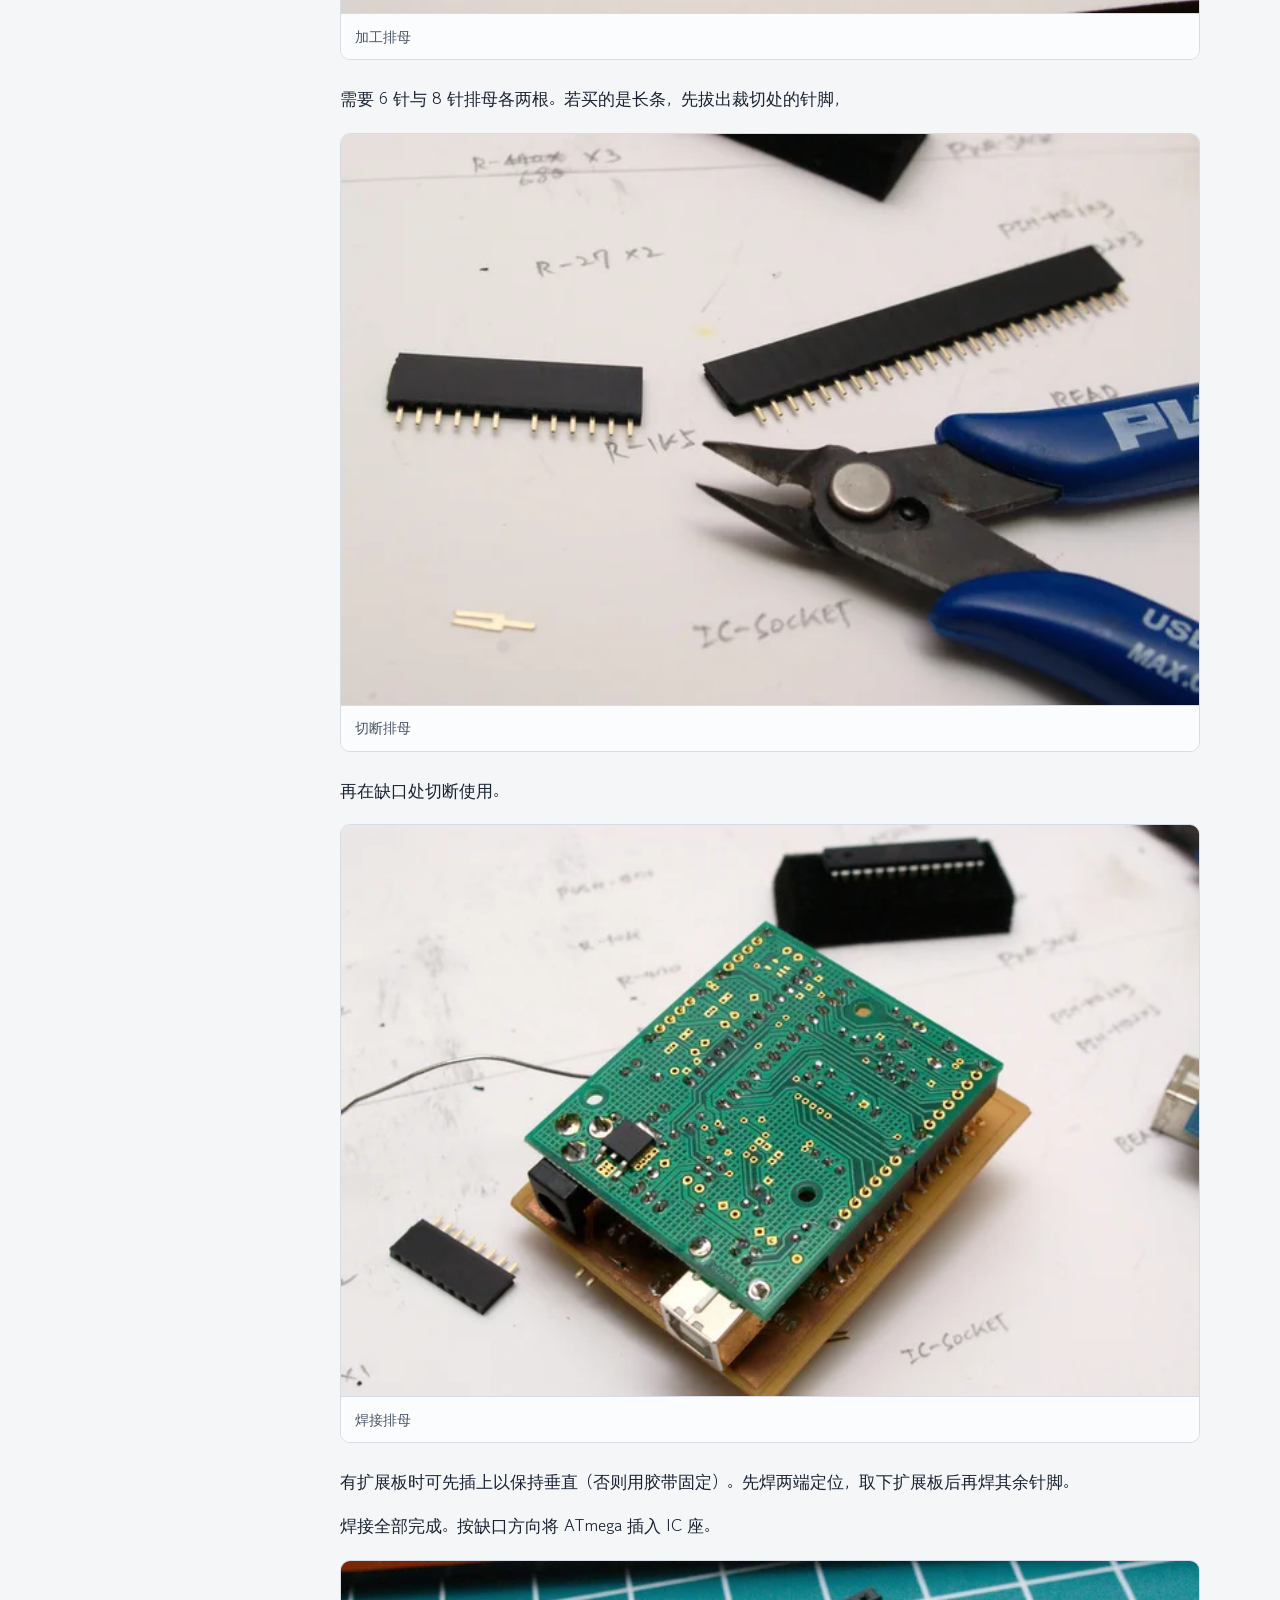
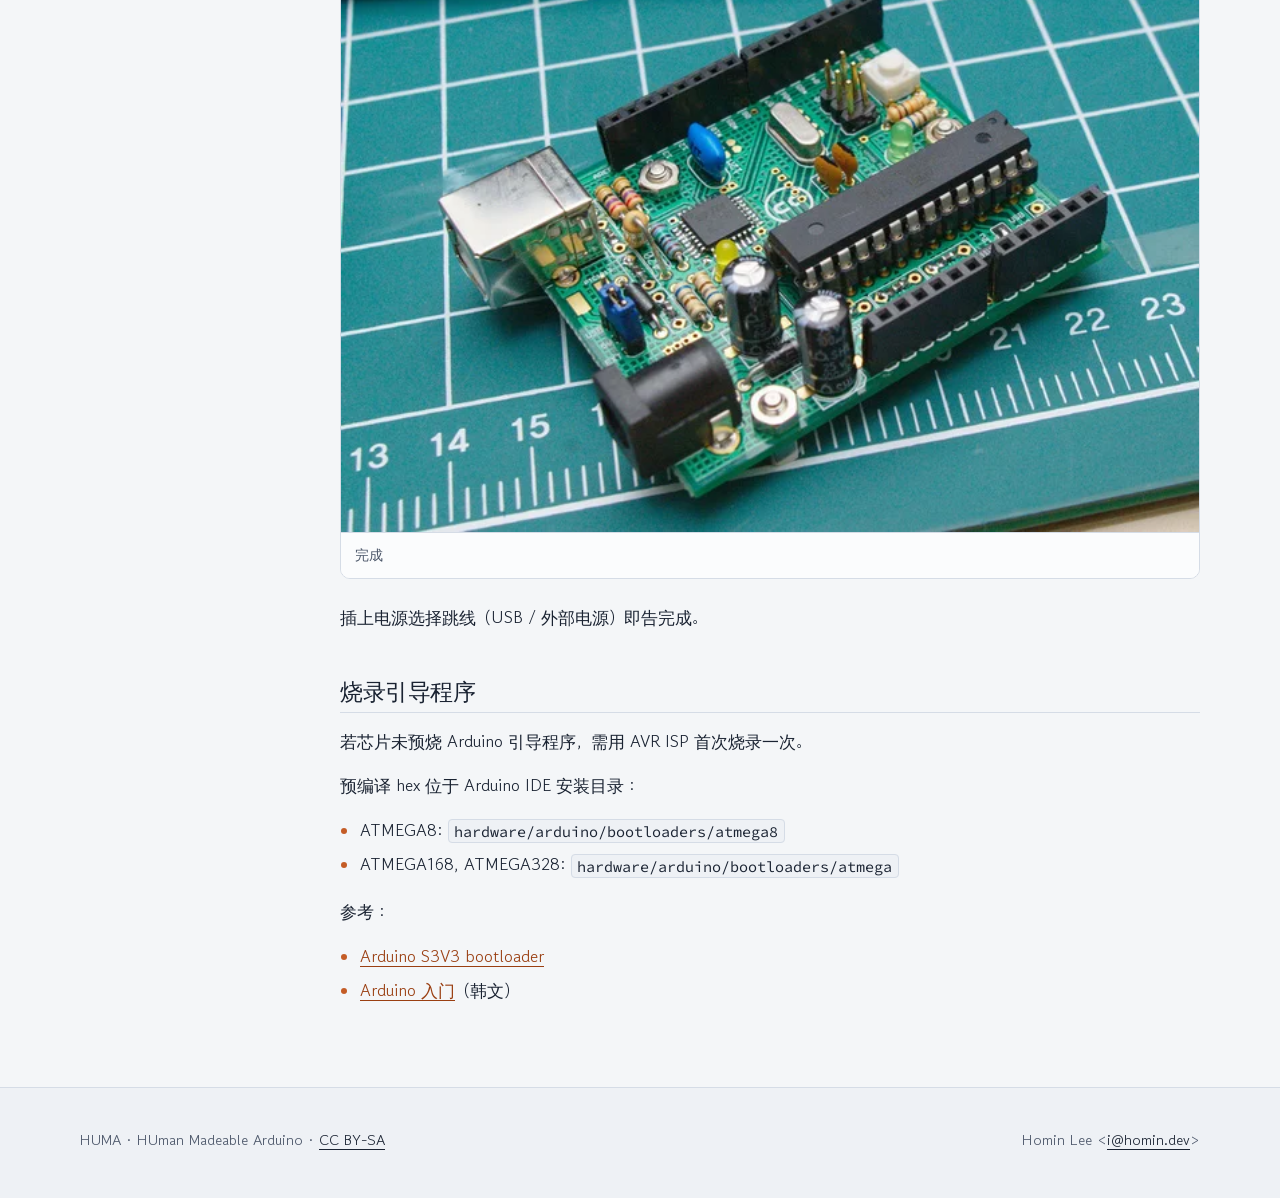
<file: site/zh/index.html>
<!DOCTYPE html>
<html lang="zh">
<head>
  <meta charset="utf-8" />
  <meta name="viewport" content="width=device-width, initial-scale=1" />
  <title>HUMA 组装说明</title>
  <meta name="description" content="HUMA 是可自行焊接组装的 Arduino 兼容板。从零件核对、焊接到烧录引导程序逐步说明。" />
  <link rel="icon" href="../favicon.ico" sizes="any" />
  <link rel="icon" type="image/png" sizes="32x32" href="../favicon-32x32.png" />
  <link rel="icon" type="image/png" sizes="16x16" href="../favicon-16x16.png" />
  <link rel="apple-touch-icon" href="../apple-touch-icon.png" />
  <meta property="og:type" content="website" />
  <meta property="og:site_name" content="HUMA" />
  <meta property="og:title" content="HUMA 组装说明" />
  <meta property="og:description" content="HUMA 是可自行焊接组装的 Arduino 兼容板。从零件核对、焊接到烧录引导程序逐步说明。" />
  <meta property="og:url" content="https://suapapa.github.io/HUMA/zh/" />
  <meta property="og:image" content="https://suapapa.github.io/HUMA/og-image.png" />
  <meta name="twitter:card" content="summary_large_image" />
  <meta name="twitter:title" content="HUMA 组装说明" />
  <meta name="twitter:description" content="HUMA 是可自行焊接组装的 Arduino 兼容板。从零件核对、焊接到烧录引导程序逐步说明。" />
  <meta name="twitter:image" content="https://suapapa.github.io/HUMA/og-image.png" />
  <link rel="stylesheet" href="../styles.css" />
</head>
<body>
  <header class="site-header">
    <div class="site-header__inner">
      <a class="brand" href="index.html">HUMA <span>组装说明</span></a>
      <nav class="nav" aria-label="主导航">
        <a href="index.html" aria-current="page">组装</a>
        <a href="bom.html">零件清单</a>
        <a class="nav-external" href="https://github.com/suapapa/HUMA" rel="noopener noreferrer">GitHub</a>
        <label class="lang-switch">
        <span class="visually-hidden">语言</span>
        <select data-lang-switch data-page="index" aria-label="语言">
          <option value="ko">한국어</option><option value="en">English</option><option value="ja">日本語</option><option value="zh" selected>中文</option>
        </select>
      </label>
      </nav>
    </div>
  </header>

  <div class="layout">
    <aside class="toc" aria-label="目录">
      <h2>目录</h2>
      <ol>
        <li><a href="#tools">工具与零件</a></li>
        <li><a href="#solder">焊接</a></li>
        <li><a href="#bootloader">烧录引导程序</a></li>
      </ol>
    </aside>

    <main class="content">
      <header class="hero">
        <div class="hero__copy">
          <h1>HUMA 组装说明</h1>
          <p>
            HUMA 是基于
            Freeduino 的 Arduino 兼容开发板。
            设计上可像早期收音机套件一样，亲手焊接全部零件完成组装。
            具备基础焊接经验即可完成。
          </p>
          <div class="hero__actions">
            <a class="btn btn-primary" href="#tools">开始组装</a>
            <a class="btn btn-secondary" href="bom.html">零件清单</a>
          </div>
        </div>
        <figure class="hero__media">
          <img src="../pics/HUMA_pcb.webp" alt="HUMA PCB 电路板" width="800" height="600" />
          <figcaption>HUMA PCB</figcaption>
        </figure>
      </header>

      <p>
        若久未焊接，可先阅读
        <a href="https://homin.dev/blog/p=460/">漫画学焊接</a>（韩文）。
      </p>
      <p>
        HUMA 为开源硬件。对组装或使用过程中造成的板卡损坏以及人身、财产损失不承担任何责任。
      </p>
      <p>
        原理图、工艺图及相关文档采用
        <a href="http://creativecommons.org/licenses/by-sa/3.0/deed.zh">CC BY-SA</a>
        许可。
      </p>

      <aside class="callout callout-warn" role="note">
        <p>
          <strong>安全提示</strong>
          请自行注意安全。组装时佩戴护目镜等防护用具，谨防烙铁烫伤，并在通风良好处操作。
        </p>
      </aside>

      <h2 id="tools">工具与零件</h2>
      <div class="figure-pair">
        <figure class="figure">
          <img src="../pics/00_tools.webp" alt="组装所需工具" width="640" height="480" loading="lazy" />
          <figcaption>工具</figcaption>
        </figure>
        <figure class="figure">
          <img src="../pics/00_check_parts.webp" alt="核对零件" width="640" height="480" loading="lazy" />
          <figcaption>零件核对</figcaption>
        </figure>
      </div>
      <p>
        对照 HUMA PCB 与<a href="bom.html">零件清单</a>，确认零件齐全。
      </p>

      <h2 id="solder">焊接</h2>
      <p>
        原则：由矮到高、由板内到板外、由耐热到不耐热依次焊接。
      </p>
      <p>
        先焊最矮的 3.3V SMD 电容。正极(+)一侧有色带标记。
      </p>

      <figure class="figure">
        <img src="../pics/01_solder_smd_cap.webp" alt="放置 SMD 电容" width="800" height="600" loading="lazy" />
        <figcaption>放置 SMD 电容</figcaption>
      </figure>

      <p>使色带朝向 2.2u 丝印方向，先焊一侧定位，再完成另一侧。</p>

      <aside class="callout callout-note" role="note">
        <p>
          <strong>说明</strong>
          丝印为 2.2u，实际使用了 10uF 电容。
        </p>
      </aside>

      <figure class="figure">
        <img src="../pics/02_solder_smd_cap.webp" alt="焊接另一侧焊盘" width="800" height="600" loading="lazy" />
        <figcaption>完成另一侧</figcaption>
      </figure>

      <p>
        再在电容旁的焊桥上上锡，连接 USB 与 3V3，即可使用 FT232BL 提供的 3.3V。
      </p>

      <aside class="callout callout-note" role="note">
        <p>
          <strong>说明</strong>
          若 3.3V 需要更大电流，可在板背面安装 MIC5219 与 470pF，并将 LDO 与 3V3 焊桥连通，由 5V 转换供电。
        </p>
      </aside>

      <p>
        接着焊接 USB 转串口芯片 FT232BL（或 FT232BM）。若不熟悉 SMD IC，请先参考
        <a href="https://homin.dev/blog/p=481/">SMD 焊接指南</a>（韩文）。
      </p>

      <aside class="callout callout-note" role="note">
        <p>
          <strong>说明</strong>
          用放大镜仔细检查引脚是否虚焊或短路。其余零件装完后再返修会非常困难。
        </p>
      </aside>

      <p>
        板上共需 7 只 100nF。焊盘兼容 SMD 1608 与圆片陶瓷电容。若选用 SMD，现在焊接。100nF 无极性。
      </p>
      <p>至此，本板上最难的 SMD 工序已完成。</p>

      <figure class="figure">
        <img src="../pics/03_solder_lead_parts.webp" alt="开始焊接插件" width="800" height="600" loading="lazy" />
        <figcaption>插件焊接</figcaption>
      </figure>

      <p>
        按板上阻值安装电阻。使用 1/4W 或 1/8W、5% 普通电阻即可。1% 更贵但对数字电路帮助不大；1/2W 体积大更难装。
      </p>

      <aside class="callout callout-note" role="note">
        <p>
          <strong>说明</strong>
          标有 <code>*470</code> 的三只电阻为 LED 限流电阻，330Ω~1kΩ 均可（示例使用 680Ω）。
        </p>
      </aside>

      <figure class="figure">
        <img src="../pics/04_solder_lead_parts.webp" alt="二极管与磁珠" width="800" height="600" loading="lazy" />
        <figcaption>二极管与磁珠</figcaption>
      </figure>

      <p>
        焊接电源座旁的二极管与 USB 下方的磁珠。也可像原版 Arduino 一样在 PTC0805 位置装自恢复保险丝。二者择一。
      </p>

      <figure class="figure">
        <img src="../pics/05_solder_7805.webp" alt="放置 7805" width="800" height="600" loading="lazy" />
        <figcaption>放置 7805</figcaption>
      </figure>

      <p>翻面焊接 7805。先点焊一只脚定位，</p>

      <figure class="figure">
        <img src="../pics/06_solder_7805.webp" alt="完成 7805" width="800" height="600" loading="lazy" />
        <figcaption>7805 完成</figcaption>
      </figure>

      <p>摆正后再焊其余焊盘。</p>

      <figure class="figure">
        <img src="../pics/07_solder_crystal.webp" alt="谐振器与晶振" width="800" height="600" loading="lazy" />
        <figcaption>谐振器与晶振</figcaption>
      </figure>

      <p>焊接谐振器（蓝色）与晶振（银色）。</p>

      <figure class="figure">
        <img src="../pics/08_solder_led.webp" alt="三只 LED" width="800" height="600" loading="lazy" />
        <figcaption>LED</figcaption>
      </figure>

      <p>
        安装三只 3mm LED。注意极性：短脚（或削平面）朝向丝印文字（R/T、L、PWR）一侧。
      </p>

      <figure class="figure">
        <img src="../pics/09_solder_ic_socket.webp" alt="IC 座" width="800" height="600" loading="lazy" />
        <figcaption>IC 座</figcaption>
      </figure>

      <p>
        安装 ATmega IC 座。图中使用可裁切插座，并用胶带与排母临时固定后再焊接。
      </p>

      <aside class="callout callout-note" role="note">
        <p>
          <strong>说明</strong>
          美纹纸胶带若尽快撕下通常不留残胶。剪几段约 3cm 的胶带，组装时临时固定零件很方便。
        </p>
      </aside>

      <p>若尚未安装 SMD 100nF，现在焊接 7 只陶瓷 100nF。</p>

      <figure class="figure">
        <img src="../pics/10_solder_capacitor.webp" alt="电解电容" width="800" height="600" loading="lazy" />
        <figcaption>电解电容</figcaption>
      </figure>

      <p>
        安装 47uF~100uF 电解（或固态）电容。亦提供 SMD 焊盘。白色色带（负极）朝向丝印平坦一侧。
      </p>
      <p>接着焊接 USB 座、电源座、复位键、ISP 排针等。</p>

      <figure class="figure">
        <img src="../pics/11_make_pinheader_socket.webp" alt="准备排母" width="800" height="600" loading="lazy" />
        <figcaption>加工排母</figcaption>
      </figure>

      <p>
        需要 6 针与 8 针排母各两根。若买的是长条，先拔出裁切处的针脚，
      </p>

      <figure class="figure">
        <img src="../pics/12_make_pinheader_socket.webp" alt="切断排母" width="800" height="600" loading="lazy" />
        <figcaption>切断排母</figcaption>
      </figure>

      <p>再在缺口处切断使用。</p>

      <figure class="figure">
        <img src="../pics/13_solder_pinheader_socket.webp" alt="焊接排母" width="800" height="600" loading="lazy" />
        <figcaption>焊接排母</figcaption>
      </figure>

      <p>
        有扩展板时可先插上以保持垂直（否则用胶带固定）。先焊两端定位，取下扩展板后再焊其余针脚。
      </p>
      <p>焊接全部完成。按缺口方向将 ATmega 插入 IC 座。</p>

      <figure class="figure">
        <img src="../pics/14_done.webp" alt="组装完成的 HUMA" width="800" height="600" loading="lazy" />
        <figcaption>完成</figcaption>
      </figure>

      <p>插上电源选择跳线（USB / 外部电源）即告完成。</p>

      <h2 id="bootloader">烧录引导程序</h2>
      <p>
        若芯片未预烧 Arduino 引导程序，需用 AVR ISP 首次烧录一次。
      </p>
      <p>预编译 hex 位于 Arduino IDE 安装目录：</p>
      <ul>
        <li>ATMEGA8: <code>hardware/arduino/bootloaders/atmega8</code></li>
        <li>ATMEGA168, ATMEGA328: <code>hardware/arduino/bootloaders/atmega</code></li>
      </ul>
      <p>参考：</p>
      <ul>
        <li><a href="https://homin.dev/blog/p=74/">Arduino S3V3 bootloader</a></li>
        <li><a href="http://tinysun.tistory.com/8">Arduino 入门</a>（韩文）</li>
      </ul>

    </main>
  </div>

  <footer class="site-footer">
    <div class="site-footer__inner">
      <p>HUMA · HUman Madeable Arduino · <a href="http://creativecommons.org/licenses/by-sa/3.0/deed.zh">CC BY-SA</a></p>
      <p>Homin Lee &lt;<a href="mailto:i@homin.dev">i@homin.dev</a>&gt;</p>
    </div>
  </footer>

  <script src="../site.js" defer></script>
</body>
</html>
</file>
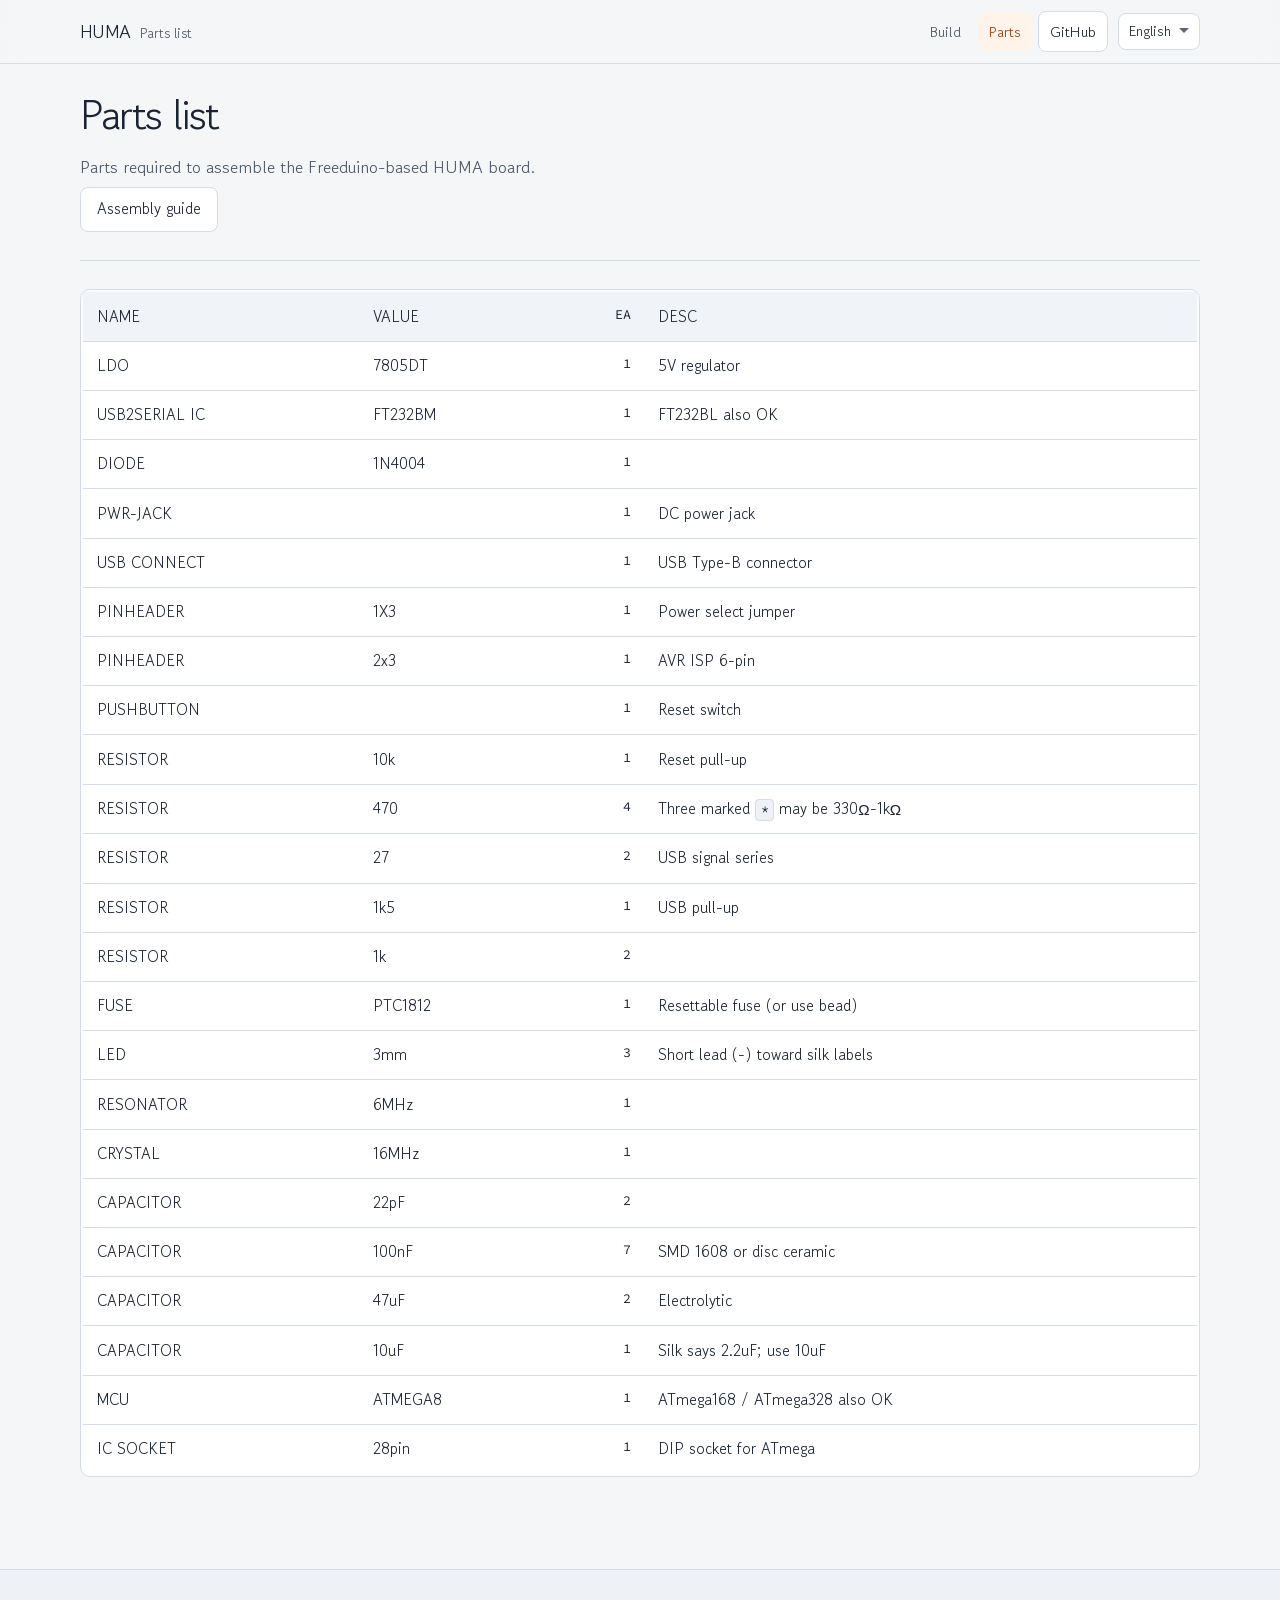
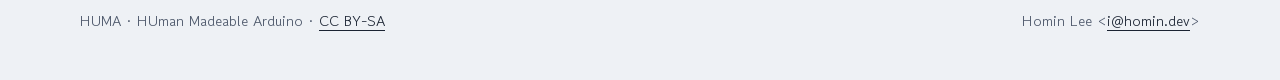
<file: site/huma_bom.html>
<!DOCTYPE html><html><head><meta charset="utf-8"/>
<title>HUMA - BOM</title>
<link rel="icon" href="favicon.ico" sizes="any" />
<link rel="icon" type="image/png" sizes="32x32" href="favicon-32x32.png" />
<link rel="apple-touch-icon" href="apple-touch-icon.png" />
<meta property="og:title" content="HUMA - Parts List" />
<meta property="og:image" content="https://suapapa.github.io/HUMA/og-image.png" />
<script>
(function(){var s=null;try{s=localStorage.getItem("huma-lang")}catch(e){}
var l=s||"en";if(["ko","en","ja","zh"].indexOf(l)<0)l="en";
location.replace("./"+l+"/bom.html")})()</script>
<meta http-equiv="refresh" content="0;url=./en/bom.html"/></head>
<body><a href="./en/bom.html">Parts list</a></body></html>
</file>
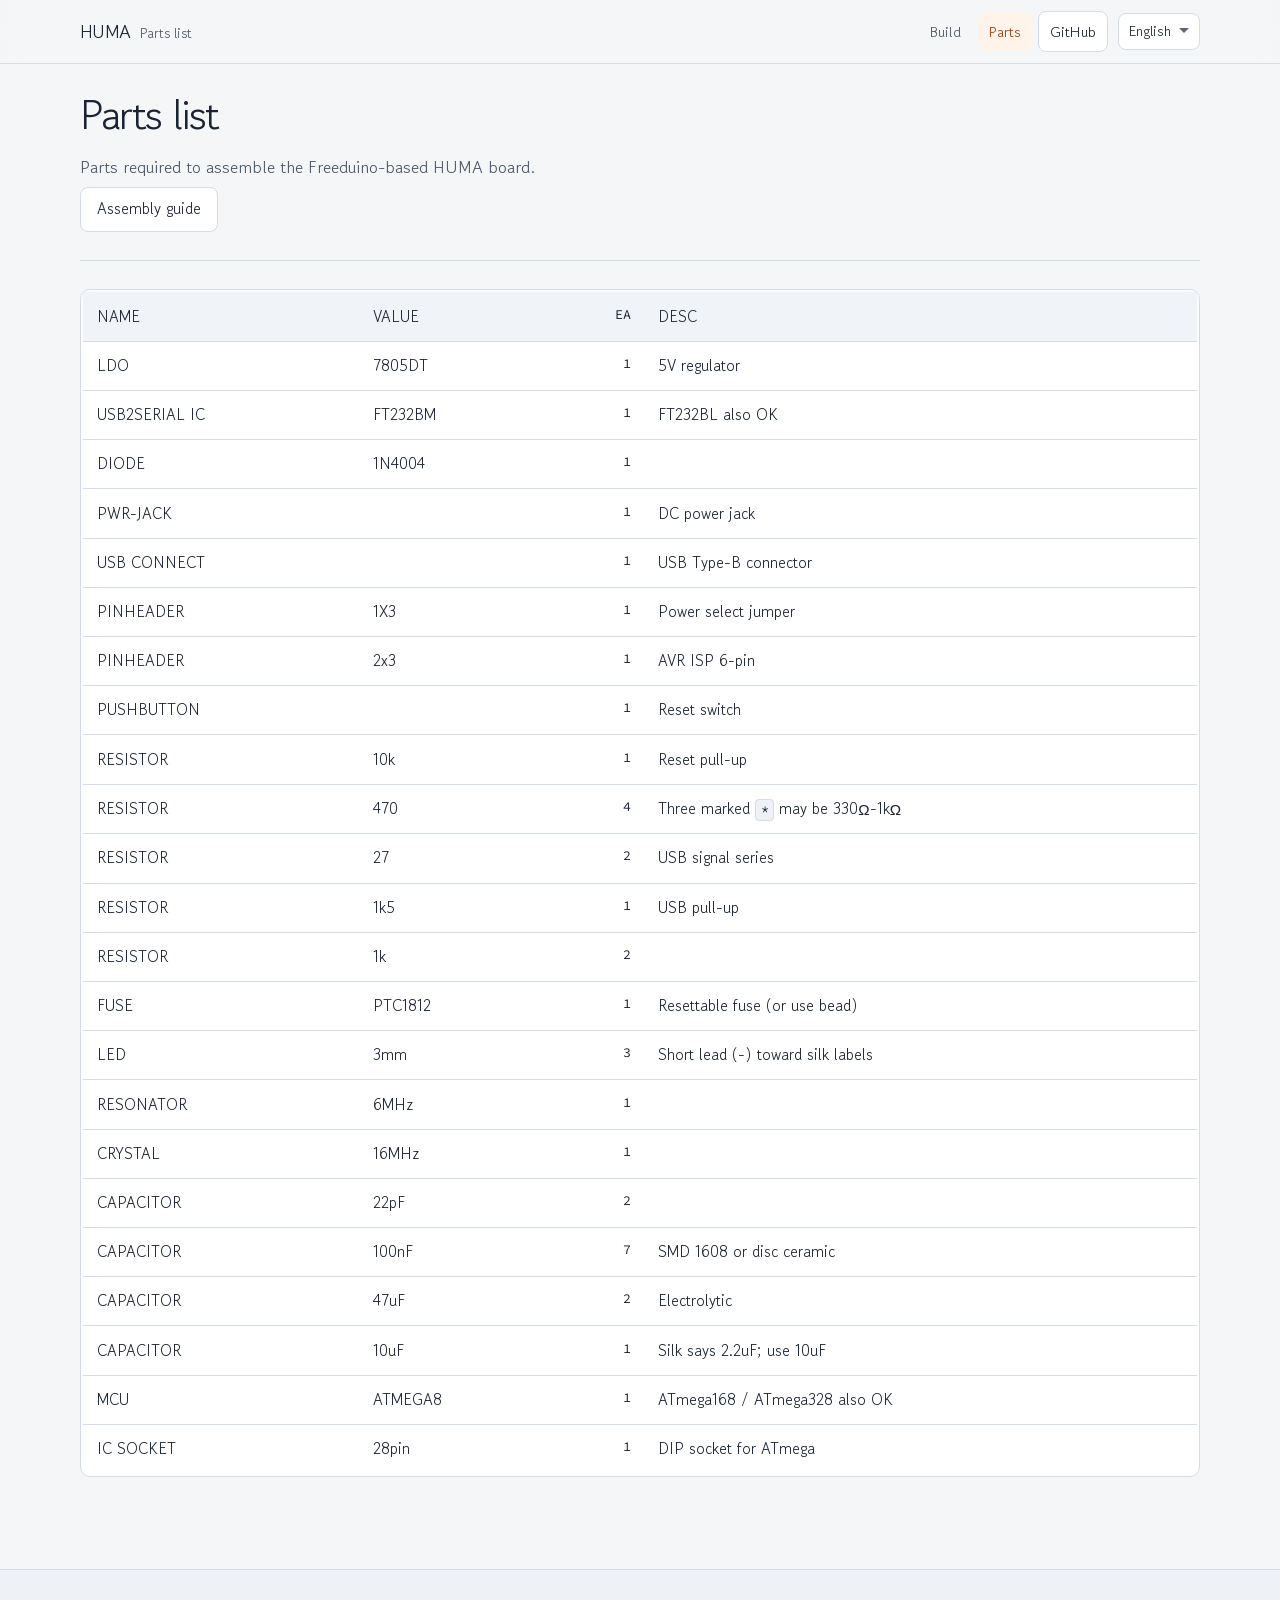
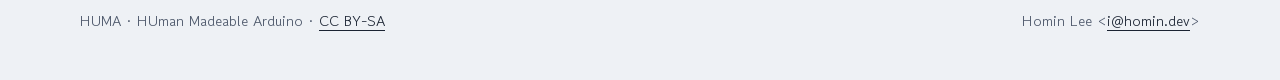
<file: site/en/bom.html>
<!DOCTYPE html>
<html lang="en">
<head>
  <meta charset="utf-8" />
  <meta name="viewport" content="width=device-width, initial-scale=1" />
  <title>HUMA Parts List</title>
  <meta name="description" content="Parts required to assemble the Freeduino-based HUMA board." />
  <link rel="icon" href="../favicon.ico" sizes="any" />
  <link rel="icon" type="image/png" sizes="32x32" href="../favicon-32x32.png" />
  <link rel="icon" type="image/png" sizes="16x16" href="../favicon-16x16.png" />
  <link rel="apple-touch-icon" href="../apple-touch-icon.png" />
  <meta property="og:type" content="website" />
  <meta property="og:site_name" content="HUMA" />
  <meta property="og:title" content="HUMA Parts List" />
  <meta property="og:description" content="Parts required to assemble the Freeduino-based HUMA board." />
  <meta property="og:url" content="https://suapapa.github.io/HUMA/en/bom.html" />
  <meta property="og:image" content="https://suapapa.github.io/HUMA/og-image.png" />
  <meta name="twitter:card" content="summary_large_image" />
  <meta name="twitter:title" content="HUMA Parts List" />
  <meta name="twitter:description" content="Parts required to assemble the Freeduino-based HUMA board." />
  <meta name="twitter:image" content="https://suapapa.github.io/HUMA/og-image.png" />
  <link rel="stylesheet" href="../styles.css" />
</head>
<body>
  <header class="site-header">
    <div class="site-header__inner">
      <a class="brand" href="index.html">HUMA <span>Parts list</span></a>
      <nav class="nav" aria-label="Primary">
        <a href="index.html">Build</a>
        <a href="bom.html" aria-current="page">Parts</a>
        <a class="nav-external" href="https://github.com/suapapa/HUMA" rel="noopener noreferrer">GitHub</a>
        <label class="lang-switch">
        <span class="visually-hidden">Language</span>
        <select data-lang-switch data-page="bom" aria-label="Language">
          <option value="ko">한국어</option><option value="en" selected>English</option><option value="ja">日本語</option><option value="zh">中文</option>
        </select>
      </label>
      </nav>
    </div>
  </header>

  <div class="layout layout--solo">
    <main class="content">
      <header class="hero hero--solo">
        <div class="hero__copy">
          <h1>Parts list</h1>
          <p class="page-intro">
            Parts required to assemble the Freeduino-based HUMA board.
          </p>
          <div class="hero__actions">
            <a class="btn btn-secondary" href="index.html">Assembly guide</a>
          </div>
        </div>
      </header>

      <div class="table-wrap">
        <table class="table-parts">
          <thead>
            <tr>
              <th scope="col">NAME</th>
              <th scope="col">VALUE</th>
              <th scope="col">EA</th>
              <th scope="col">DESC</th>
            </tr>
          </thead>
          <tbody>
            <tr><td>LDO</td><td>7805DT</td><td>1</td><td>5V regulator</td></tr>
            <tr><td>USB2SERIAL IC</td><td>FT232BM</td><td>1</td><td>FT232BL also OK</td></tr>
            <tr><td>DIODE</td><td>1N4004</td><td>1</td><td></td></tr>
            <tr><td>PWR-JACK</td><td></td><td>1</td><td>DC power jack</td></tr>
            <tr><td>USB CONNECT</td><td></td><td>1</td><td>USB Type-B connector</td></tr>
            <tr><td>PINHEADER</td><td>1X3</td><td>1</td><td>Power select jumper</td></tr>
            <tr><td>PINHEADER</td><td>2x3</td><td>1</td><td>AVR ISP 6-pin</td></tr>
            <tr><td>PUSHBUTTON</td><td></td><td>1</td><td>Reset switch</td></tr>
            <tr><td>RESISTOR</td><td>10k</td><td>1</td><td>Reset pull-up</td></tr>
            <tr><td>RESISTOR</td><td>470</td><td>4</td><td>Three marked <code>*</code> may be 330Ω-1kΩ</td></tr>
            <tr><td>RESISTOR</td><td>27</td><td>2</td><td>USB signal series</td></tr>
            <tr><td>RESISTOR</td><td>1k5</td><td>1</td><td>USB pull-up</td></tr>
            <tr><td>RESISTOR</td><td>1k</td><td>2</td><td></td></tr>
            <tr><td>FUSE</td><td>PTC1812</td><td>1</td><td>Resettable fuse (or use bead)</td></tr>
            <tr><td>LED</td><td>3mm</td><td>3</td><td>Short lead (-) toward silk labels</td></tr>
            <tr><td>RESONATOR</td><td>6MHz</td><td>1</td><td></td></tr>
            <tr><td>CRYSTAL</td><td>16MHz</td><td>1</td><td></td></tr>
            <tr><td>CAPACITOR</td><td>22pF</td><td>2</td><td></td></tr>
            <tr><td>CAPACITOR</td><td>100nF</td><td>7</td><td>SMD 1608 or disc ceramic</td></tr>
            <tr><td>CAPACITOR</td><td>47uF</td><td>2</td><td>Electrolytic</td></tr>
            <tr><td>CAPACITOR</td><td>10uF</td><td>1</td><td><strong>Silk says 2.2uF; use 10uF</strong></td></tr>
            <tr><td>MCU</td><td>ATMEGA8</td><td>1</td><td>ATmega168 / ATmega328 also OK</td></tr>
            <tr><td>IC SOCKET</td><td>28pin</td><td>1</td><td>DIP socket for ATmega</td></tr>
          </tbody>
        </table>
      </div>
    </main>
  </div>

  <footer class="site-footer">
    <div class="site-footer__inner">
      <p>HUMA · HUman Madeable Arduino · <a href="http://creativecommons.org/licenses/by-sa/3.0/deed.en">CC BY-SA</a></p>
      <p>Homin Lee &lt;<a href="mailto:i@homin.dev">i@homin.dev</a>&gt;</p>
    </div>
  </footer>

  <script src="../site.js" defer></script>
</body>
</html>
</file>
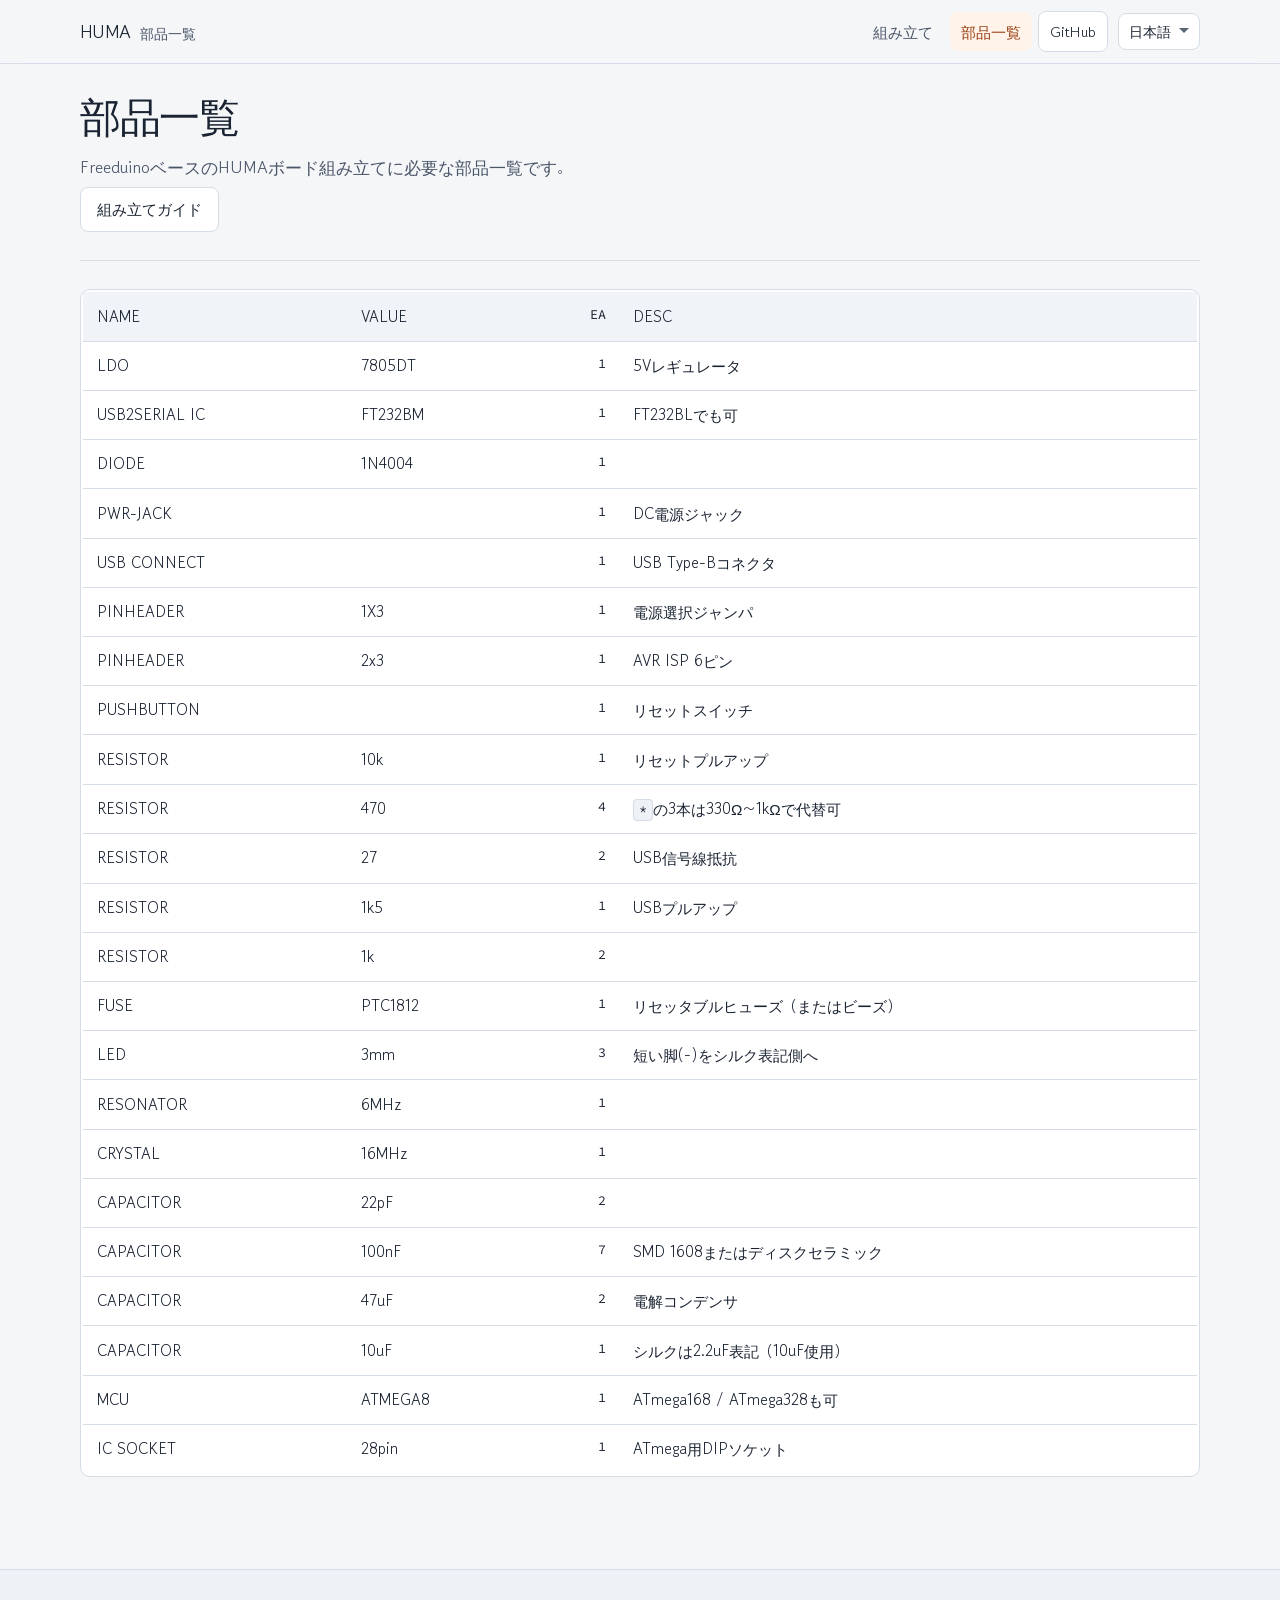
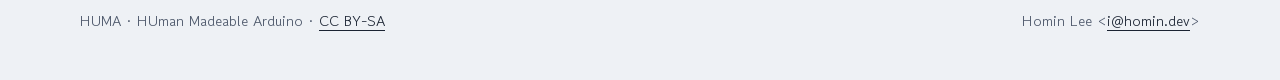
<file: site/ja/bom.html>
<!DOCTYPE html>
<html lang="ja">
<head>
  <meta charset="utf-8" />
  <meta name="viewport" content="width=device-width, initial-scale=1" />
  <title>HUMA 部品一覧</title>
  <meta name="description" content="FreeduinoベースのHUMAボード組み立てに必要な部品一覧です。" />
  <link rel="icon" href="../favicon.ico" sizes="any" />
  <link rel="icon" type="image/png" sizes="32x32" href="../favicon-32x32.png" />
  <link rel="icon" type="image/png" sizes="16x16" href="../favicon-16x16.png" />
  <link rel="apple-touch-icon" href="../apple-touch-icon.png" />
  <meta property="og:type" content="website" />
  <meta property="og:site_name" content="HUMA" />
  <meta property="og:title" content="HUMA 部品一覧" />
  <meta property="og:description" content="FreeduinoベースのHUMAボード組み立てに必要な部品一覧です。" />
  <meta property="og:url" content="https://suapapa.github.io/HUMA/ja/bom.html" />
  <meta property="og:image" content="https://suapapa.github.io/HUMA/og-image.png" />
  <meta name="twitter:card" content="summary_large_image" />
  <meta name="twitter:title" content="HUMA 部品一覧" />
  <meta name="twitter:description" content="FreeduinoベースのHUMAボード組み立てに必要な部品一覧です。" />
  <meta name="twitter:image" content="https://suapapa.github.io/HUMA/og-image.png" />
  <link rel="stylesheet" href="../styles.css" />
</head>
<body>
  <header class="site-header">
    <div class="site-header__inner">
      <a class="brand" href="index.html">HUMA <span>部品一覧</span></a>
      <nav class="nav" aria-label="メインメニュー">
        <a href="index.html">組み立て</a>
        <a href="bom.html" aria-current="page">部品一覧</a>
        <a class="nav-external" href="https://github.com/suapapa/HUMA" rel="noopener noreferrer">GitHub</a>
        <label class="lang-switch">
        <span class="visually-hidden">言語</span>
        <select data-lang-switch data-page="bom" aria-label="言語">
          <option value="ko">한국어</option><option value="en">English</option><option value="ja" selected>日本語</option><option value="zh">中文</option>
        </select>
      </label>
      </nav>
    </div>
  </header>

  <div class="layout layout--solo">
    <main class="content">
      <header class="hero hero--solo">
        <div class="hero__copy">
          <h1>部品一覧</h1>
          <p class="page-intro">
            FreeduinoベースのHUMAボード組み立てに必要な部品一覧です。
          </p>
          <div class="hero__actions">
            <a class="btn btn-secondary" href="index.html">組み立てガイド</a>
          </div>
        </div>
      </header>

      <div class="table-wrap">
        <table class="table-parts">
          <thead>
            <tr>
              <th scope="col">NAME</th>
              <th scope="col">VALUE</th>
              <th scope="col">EA</th>
              <th scope="col">DESC</th>
            </tr>
          </thead>
          <tbody>
            <tr><td>LDO</td><td>7805DT</td><td>1</td><td>5Vレギュレータ</td></tr>
            <tr><td>USB2SERIAL IC</td><td>FT232BM</td><td>1</td><td>FT232BLでも可</td></tr>
            <tr><td>DIODE</td><td>1N4004</td><td>1</td><td></td></tr>
            <tr><td>PWR-JACK</td><td></td><td>1</td><td>DC電源ジャック</td></tr>
            <tr><td>USB CONNECT</td><td></td><td>1</td><td>USB Type-Bコネクタ</td></tr>
            <tr><td>PINHEADER</td><td>1X3</td><td>1</td><td>電源選択ジャンパ</td></tr>
            <tr><td>PINHEADER</td><td>2x3</td><td>1</td><td>AVR ISP 6ピン</td></tr>
            <tr><td>PUSHBUTTON</td><td></td><td>1</td><td>リセットスイッチ</td></tr>
            <tr><td>RESISTOR</td><td>10k</td><td>1</td><td>リセットプルアップ</td></tr>
            <tr><td>RESISTOR</td><td>470</td><td>4</td><td><code>*</code>の3本は330Ω〜1kΩで代替可</td></tr>
            <tr><td>RESISTOR</td><td>27</td><td>2</td><td>USB信号線抵抗</td></tr>
            <tr><td>RESISTOR</td><td>1k5</td><td>1</td><td>USBプルアップ</td></tr>
            <tr><td>RESISTOR</td><td>1k</td><td>2</td><td></td></tr>
            <tr><td>FUSE</td><td>PTC1812</td><td>1</td><td>リセッタブルヒューズ（またはビーズ）</td></tr>
            <tr><td>LED</td><td>3mm</td><td>3</td><td>短い脚(-)をシルク表記側へ</td></tr>
            <tr><td>RESONATOR</td><td>6MHz</td><td>1</td><td></td></tr>
            <tr><td>CRYSTAL</td><td>16MHz</td><td>1</td><td></td></tr>
            <tr><td>CAPACITOR</td><td>22pF</td><td>2</td><td></td></tr>
            <tr><td>CAPACITOR</td><td>100nF</td><td>7</td><td>SMD 1608またはディスクセラミック</td></tr>
            <tr><td>CAPACITOR</td><td>47uF</td><td>2</td><td>電解コンデンサ</td></tr>
            <tr><td>CAPACITOR</td><td>10uF</td><td>1</td><td><strong>シルクは2.2uF表記（10uF使用）</strong></td></tr>
            <tr><td>MCU</td><td>ATMEGA8</td><td>1</td><td>ATmega168 / ATmega328も可</td></tr>
            <tr><td>IC SOCKET</td><td>28pin</td><td>1</td><td>ATmega用DIPソケット</td></tr>
          </tbody>
        </table>
      </div>
    </main>
  </div>

  <footer class="site-footer">
    <div class="site-footer__inner">
      <p>HUMA · HUman Madeable Arduino · <a href="http://creativecommons.org/licenses/by-sa/3.0/deed.ja">CC BY-SA</a></p>
      <p>Homin Lee &lt;<a href="mailto:i@homin.dev">i@homin.dev</a>&gt;</p>
    </div>
  </footer>

  <script src="../site.js" defer></script>
</body>
</html>
</file>
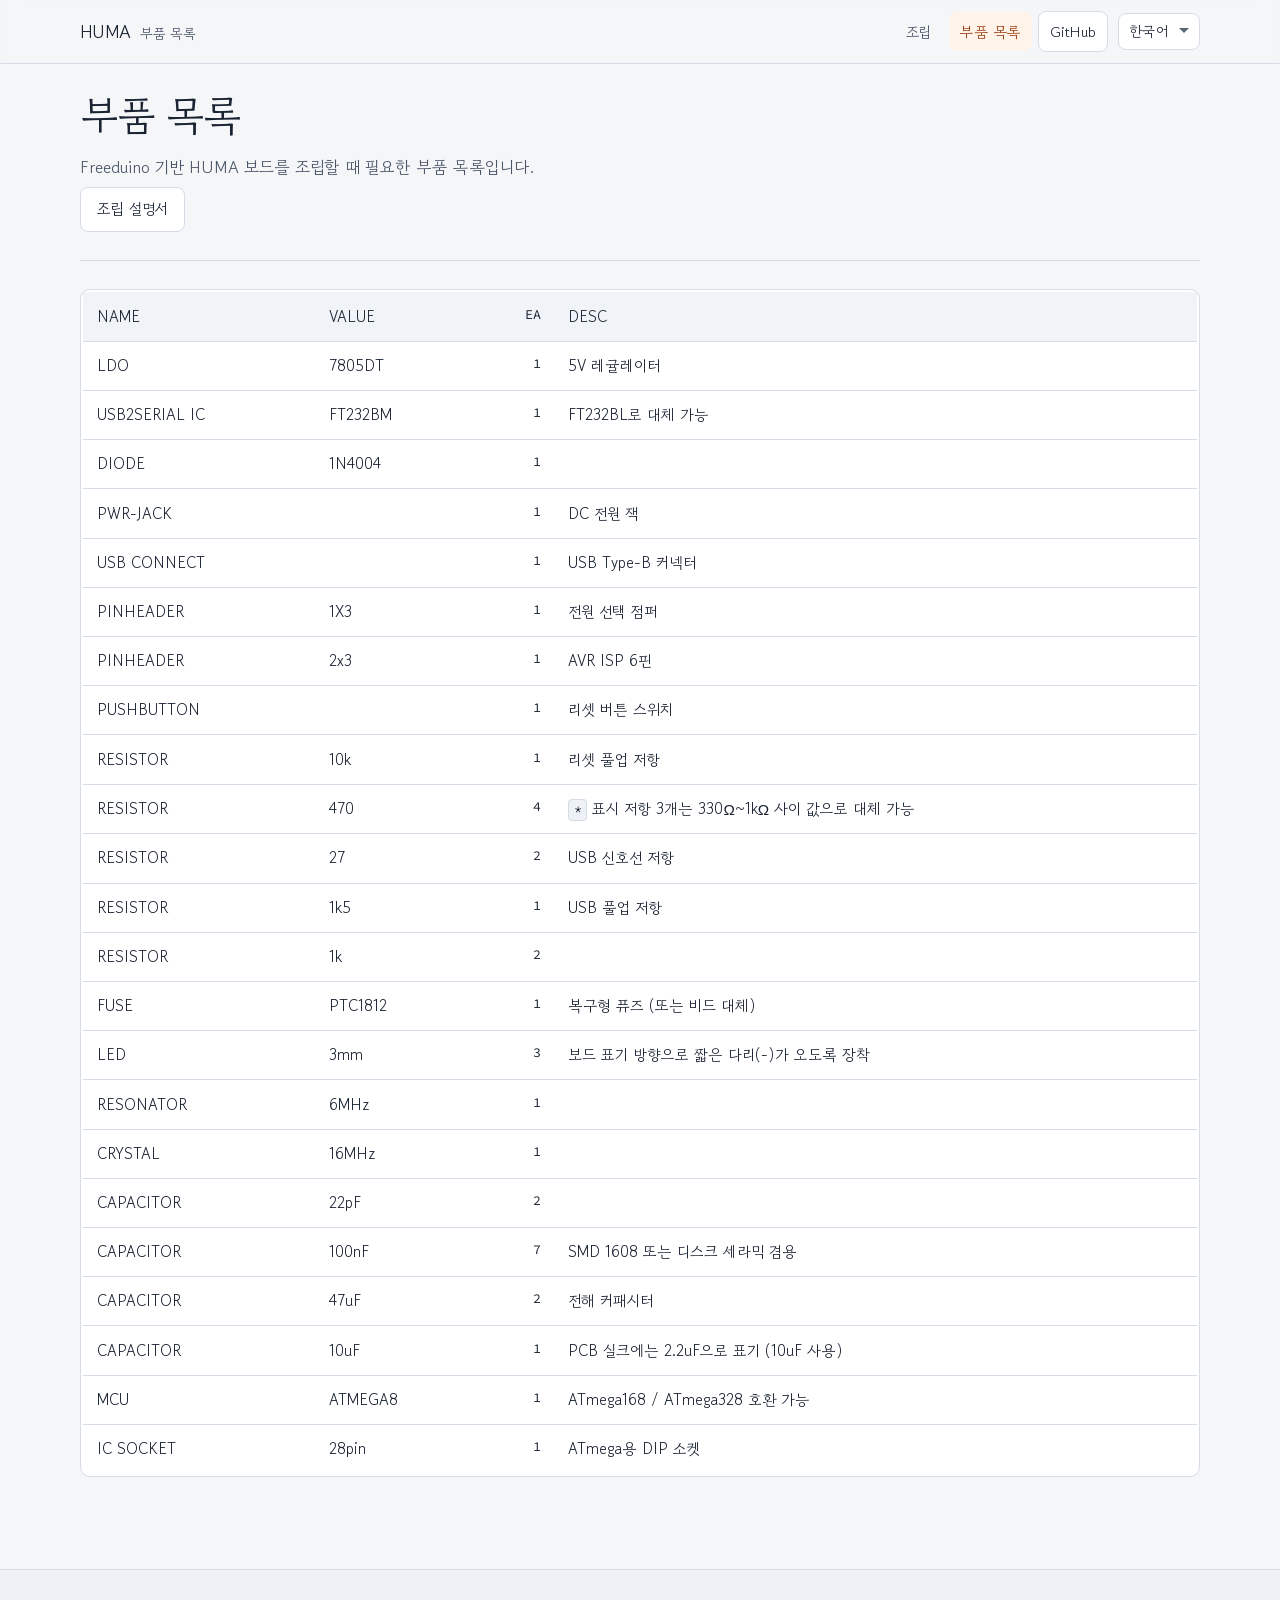
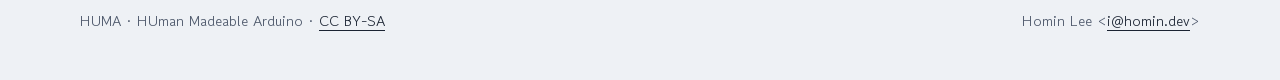
<file: site/ko/bom.html>
<!DOCTYPE html>
<html lang="ko">
<head>
  <meta charset="utf-8" />
  <meta name="viewport" content="width=device-width, initial-scale=1" />
  <title>HUMA 부품 목록</title>
  <meta name="description" content="Freeduino HUMA 보드 조립에 필요한 부품 목록입니다." />
  <link rel="icon" href="../favicon.ico" sizes="any" />
  <link rel="icon" type="image/png" sizes="32x32" href="../favicon-32x32.png" />
  <link rel="icon" type="image/png" sizes="16x16" href="../favicon-16x16.png" />
  <link rel="apple-touch-icon" href="../apple-touch-icon.png" />
  <meta property="og:type" content="website" />
  <meta property="og:site_name" content="HUMA" />
  <meta property="og:title" content="HUMA 부품 목록" />
  <meta property="og:description" content="Freeduino HUMA 보드 조립에 필요한 부품 목록입니다." />
  <meta property="og:url" content="https://suapapa.github.io/HUMA/ko/bom.html" />
  <meta property="og:image" content="https://suapapa.github.io/HUMA/og-image.png" />
  <meta name="twitter:card" content="summary_large_image" />
  <meta name="twitter:title" content="HUMA 부품 목록" />
  <meta name="twitter:description" content="Freeduino HUMA 보드 조립에 필요한 부품 목록입니다." />
  <meta name="twitter:image" content="https://suapapa.github.io/HUMA/og-image.png" />
  <link rel="stylesheet" href="../styles.css" />
</head>
<body>
  <header class="site-header">
    <div class="site-header__inner">
      <a class="brand" href="index.html">HUMA <span>부품 목록</span></a>
      <nav class="nav" aria-label="주요 메뉴">
        <a href="index.html">조립</a>
        <a href="bom.html" aria-current="page">부품 목록</a>
        <a class="nav-external" href="https://github.com/suapapa/HUMA" rel="noopener noreferrer">GitHub</a>
        <label class="lang-switch">
        <span class="visually-hidden">언어</span>
        <select data-lang-switch data-page="bom" aria-label="언어">
          <option value="ko" selected>한국어</option><option value="en">English</option><option value="ja">日本語</option><option value="zh">中文</option>
        </select>
      </label>
      </nav>
    </div>
  </header>

  <div class="layout layout--solo">
    <main class="content">
      <header class="hero hero--solo">
        <div class="hero__copy">
          <h1>부품 목록</h1>
          <p class="page-intro">
            Freeduino 기반 HUMA 보드를 조립할 때 필요한 부품 목록입니다.
          </p>
          <div class="hero__actions">
            <a class="btn btn-secondary" href="index.html">조립 설명서</a>
          </div>
        </div>
      </header>

      <div class="table-wrap">
        <table class="table-parts">
          <thead>
            <tr>
              <th scope="col">NAME</th>
              <th scope="col">VALUE</th>
              <th scope="col">EA</th>
              <th scope="col">DESC</th>
            </tr>
          </thead>
          <tbody>
            <tr><td>LDO</td><td>7805DT</td><td>1</td><td>5V 레귤레이터</td></tr>
            <tr><td>USB2SERIAL IC</td><td>FT232BM</td><td>1</td><td>FT232BL로 대체 가능</td></tr>
            <tr><td>DIODE</td><td>1N4004</td><td>1</td><td></td></tr>
            <tr><td>PWR-JACK</td><td></td><td>1</td><td>DC 전원 잭</td></tr>
            <tr><td>USB CONNECT</td><td></td><td>1</td><td>USB Type-B 커넥터</td></tr>
            <tr><td>PINHEADER</td><td>1X3</td><td>1</td><td>전원 선택 점퍼</td></tr>
            <tr><td>PINHEADER</td><td>2x3</td><td>1</td><td>AVR ISP 6핀</td></tr>
            <tr><td>PUSHBUTTON</td><td></td><td>1</td><td>리셋 버튼 스위치</td></tr>
            <tr><td>RESISTOR</td><td>10k</td><td>1</td><td>리셋 풀업 저항</td></tr>
            <tr><td>RESISTOR</td><td>470</td><td>4</td><td><code>*</code> 표시 저항 3개는 330Ω~1kΩ 사이 값으로 대체 가능</td></tr>
            <tr><td>RESISTOR</td><td>27</td><td>2</td><td>USB 신호선 저항</td></tr>
            <tr><td>RESISTOR</td><td>1k5</td><td>1</td><td>USB 풀업 저항</td></tr>
            <tr><td>RESISTOR</td><td>1k</td><td>2</td><td></td></tr>
            <tr><td>FUSE</td><td>PTC1812</td><td>1</td><td>복구형 퓨즈 (또는 비드 대체)</td></tr>
            <tr><td>LED</td><td>3mm</td><td>3</td><td>보드 표기 방향으로 짧은 다리(-)가 오도록 장착</td></tr>
            <tr><td>RESONATOR</td><td>6MHz</td><td>1</td><td></td></tr>
            <tr><td>CRYSTAL</td><td>16MHz</td><td>1</td><td></td></tr>
            <tr><td>CAPACITOR</td><td>22pF</td><td>2</td><td></td></tr>
            <tr><td>CAPACITOR</td><td>100nF</td><td>7</td><td>SMD 1608 또는 디스크 세라믹 겸용</td></tr>
            <tr><td>CAPACITOR</td><td>47uF</td><td>2</td><td>전해 커패시터</td></tr>
            <tr><td>CAPACITOR</td><td>10uF</td><td>1</td><td><strong>PCB 실크에는 2.2uF으로 표기 (10uF 사용)</strong></td></tr>
            <tr><td>MCU</td><td>ATMEGA8</td><td>1</td><td>ATmega168 / ATmega328 호환 가능</td></tr>
            <tr><td>IC SOCKET</td><td>28pin</td><td>1</td><td>ATmega용 DIP 소켓</td></tr>
          </tbody>
        </table>
      </div>
    </main>
  </div>

  <footer class="site-footer">
    <div class="site-footer__inner">
      <p>HUMA · HUman Madeable Arduino · <a href="http://creativecommons.org/licenses/by-sa/3.0/deed.ko">CC BY-SA</a></p>
      <p>Homin Lee &lt;<a href="mailto:i@homin.dev">i@homin.dev</a>&gt;</p>
    </div>
  </footer>

  <script src="../site.js" defer></script>
</body>
</html>
</file>
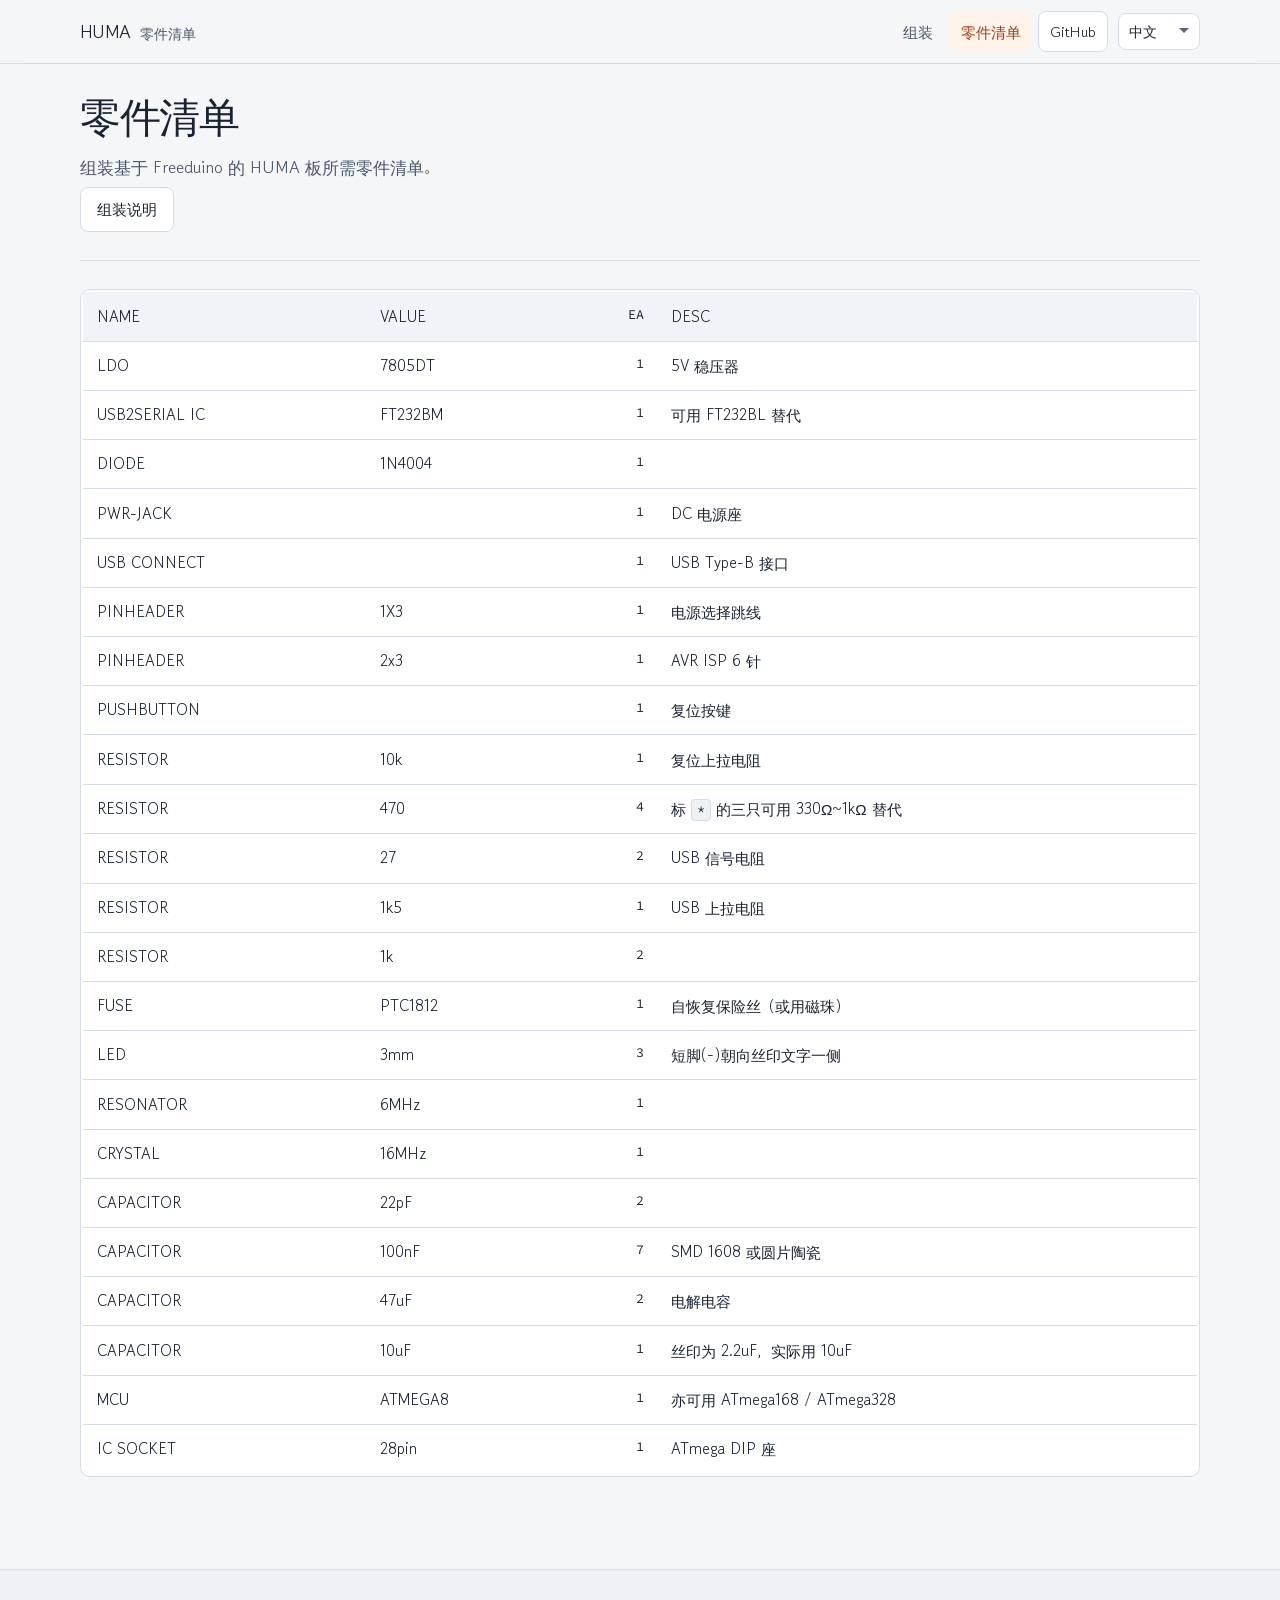
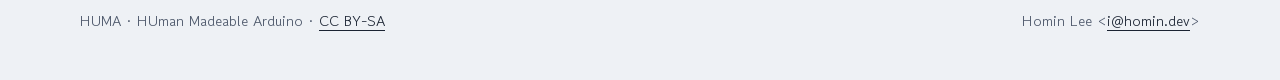
<file: site/zh/bom.html>
<!DOCTYPE html>
<html lang="zh">
<head>
  <meta charset="utf-8" />
  <meta name="viewport" content="width=device-width, initial-scale=1" />
  <title>HUMA 零件清单</title>
  <meta name="description" content="组装基于 Freeduino 的 HUMA 板所需零件清单。" />
  <link rel="icon" href="../favicon.ico" sizes="any" />
  <link rel="icon" type="image/png" sizes="32x32" href="../favicon-32x32.png" />
  <link rel="icon" type="image/png" sizes="16x16" href="../favicon-16x16.png" />
  <link rel="apple-touch-icon" href="../apple-touch-icon.png" />
  <meta property="og:type" content="website" />
  <meta property="og:site_name" content="HUMA" />
  <meta property="og:title" content="HUMA 零件清单" />
  <meta property="og:description" content="组装基于 Freeduino 的 HUMA 板所需零件清单。" />
  <meta property="og:url" content="https://suapapa.github.io/HUMA/zh/bom.html" />
  <meta property="og:image" content="https://suapapa.github.io/HUMA/og-image.png" />
  <meta name="twitter:card" content="summary_large_image" />
  <meta name="twitter:title" content="HUMA 零件清单" />
  <meta name="twitter:description" content="组装基于 Freeduino 的 HUMA 板所需零件清单。" />
  <meta name="twitter:image" content="https://suapapa.github.io/HUMA/og-image.png" />
  <link rel="stylesheet" href="../styles.css" />
</head>
<body>
  <header class="site-header">
    <div class="site-header__inner">
      <a class="brand" href="index.html">HUMA <span>零件清单</span></a>
      <nav class="nav" aria-label="主导航">
        <a href="index.html">组装</a>
        <a href="bom.html" aria-current="page">零件清单</a>
        <a class="nav-external" href="https://github.com/suapapa/HUMA" rel="noopener noreferrer">GitHub</a>
        <label class="lang-switch">
        <span class="visually-hidden">语言</span>
        <select data-lang-switch data-page="bom" aria-label="语言">
          <option value="ko">한국어</option><option value="en">English</option><option value="ja">日本語</option><option value="zh" selected>中文</option>
        </select>
      </label>
      </nav>
    </div>
  </header>

  <div class="layout layout--solo">
    <main class="content">
      <header class="hero hero--solo">
        <div class="hero__copy">
          <h1>零件清单</h1>
          <p class="page-intro">
            组装基于 Freeduino 的 HUMA 板所需零件清单。
          </p>
          <div class="hero__actions">
            <a class="btn btn-secondary" href="index.html">组装说明</a>
          </div>
        </div>
      </header>

      <div class="table-wrap">
        <table class="table-parts">
          <thead>
            <tr>
              <th scope="col">NAME</th>
              <th scope="col">VALUE</th>
              <th scope="col">EA</th>
              <th scope="col">DESC</th>
            </tr>
          </thead>
          <tbody>
            <tr><td>LDO</td><td>7805DT</td><td>1</td><td>5V 稳压器</td></tr>
            <tr><td>USB2SERIAL IC</td><td>FT232BM</td><td>1</td><td>可用 FT232BL 替代</td></tr>
            <tr><td>DIODE</td><td>1N4004</td><td>1</td><td></td></tr>
            <tr><td>PWR-JACK</td><td></td><td>1</td><td>DC 电源座</td></tr>
            <tr><td>USB CONNECT</td><td></td><td>1</td><td>USB Type-B 接口</td></tr>
            <tr><td>PINHEADER</td><td>1X3</td><td>1</td><td>电源选择跳线</td></tr>
            <tr><td>PINHEADER</td><td>2x3</td><td>1</td><td>AVR ISP 6 针</td></tr>
            <tr><td>PUSHBUTTON</td><td></td><td>1</td><td>复位按键</td></tr>
            <tr><td>RESISTOR</td><td>10k</td><td>1</td><td>复位上拉电阻</td></tr>
            <tr><td>RESISTOR</td><td>470</td><td>4</td><td>标 <code>*</code> 的三只可用 330Ω~1kΩ 替代</td></tr>
            <tr><td>RESISTOR</td><td>27</td><td>2</td><td>USB 信号电阻</td></tr>
            <tr><td>RESISTOR</td><td>1k5</td><td>1</td><td>USB 上拉电阻</td></tr>
            <tr><td>RESISTOR</td><td>1k</td><td>2</td><td></td></tr>
            <tr><td>FUSE</td><td>PTC1812</td><td>1</td><td>自恢复保险丝（或用磁珠）</td></tr>
            <tr><td>LED</td><td>3mm</td><td>3</td><td>短脚(-)朝向丝印文字一侧</td></tr>
            <tr><td>RESONATOR</td><td>6MHz</td><td>1</td><td></td></tr>
            <tr><td>CRYSTAL</td><td>16MHz</td><td>1</td><td></td></tr>
            <tr><td>CAPACITOR</td><td>22pF</td><td>2</td><td></td></tr>
            <tr><td>CAPACITOR</td><td>100nF</td><td>7</td><td>SMD 1608 或圆片陶瓷</td></tr>
            <tr><td>CAPACITOR</td><td>47uF</td><td>2</td><td>电解电容</td></tr>
            <tr><td>CAPACITOR</td><td>10uF</td><td>1</td><td><strong>丝印为 2.2uF，实际用 10uF</strong></td></tr>
            <tr><td>MCU</td><td>ATMEGA8</td><td>1</td><td>亦可用 ATmega168 / ATmega328</td></tr>
            <tr><td>IC SOCKET</td><td>28pin</td><td>1</td><td>ATmega DIP 座</td></tr>
          </tbody>
        </table>
      </div>
    </main>
  </div>

  <footer class="site-footer">
    <div class="site-footer__inner">
      <p>HUMA · HUman Madeable Arduino · <a href="http://creativecommons.org/licenses/by-sa/3.0/deed.zh">CC BY-SA</a></p>
      <p>Homin Lee &lt;<a href="mailto:i@homin.dev">i@homin.dev</a>&gt;</p>
    </div>
  </footer>

  <script src="../site.js" defer></script>
</body>
</html>
</file>
<file: site/styles.css>
@font-face {
  font-family: "Gowun Dodum";
  font-style: normal;
  font-weight: 400;
  font-display: swap;
  src: url("fonts/GowunDodum-Regular.woff2") format("woff2");
}

@font-face {
  font-family: "Source Code Pro";
  font-style: normal;
  font-weight: 400;
  font-display: swap;
  src: url("fonts/source-code-pro-400.woff2") format("woff2");
}

:root {
  --bg: #f4f6f8;
  --surface: #ffffff;
  --ink: #1a2332;
  --muted: #4a5568;
  --line: #d5dce6;
  --accent: #c45c26;
  --accent-ink: #9a3f12;
  --accent-soft: #fff3ea;
  --warn-bg: #fff1eb;
  --warn-ink: #8a2e0c;
  --note-bg: #eef3f8;
  --note-ink: #1e3a5f;
  --code-bg: #eef1f5;
  --shadow: none;
  --radius: 10px;
  --nav-h: 64px;
  --font: "Gowun Dodum", "Apple SD Gothic Neo", "Noto Sans KR", sans-serif;
  --mono: "Source Code Pro", ui-monospace, Menlo, Consolas, monospace;
}

*,
*::before,
*::after {
  box-sizing: border-box;
}

html {
  scroll-behavior: smooth;
  scroll-padding-top: calc(var(--nav-h) + 1rem);
}

@media (prefers-reduced-motion: reduce) {
  html {
    scroll-behavior: auto;
  }

  *,
  *::before,
  *::after {
    animation: none !important;
    transition: none !important;
  }
}

body {
  margin: 0;
  min-height: 100dvh;
  color: var(--ink);
  background: var(--bg);
  font-family: var(--font);
  font-size: 1.05rem;
  font-weight: 400;
  font-synthesis: none;
  line-height: 1.7;
  word-break: keep-all;
  overflow-wrap: break-word;
  line-break: strict;
  -webkit-font-smoothing: antialiased;
  text-rendering: optimizeLegibility;
}

::selection {
  background: rgba(196, 92, 38, 0.22);
  color: var(--ink);
}

a {
  color: var(--accent-ink);
  text-underline-offset: 0.18em;
}

a:hover {
  color: var(--accent);
}

a:focus-visible,
button:focus-visible,
.toc a:focus-visible {
  outline: 2px solid var(--accent);
  outline-offset: 3px;
}

img {
  max-width: 100%;
  height: auto;
  display: block;
}

code,
pre {
  font-family: var(--mono);
  font-size: 0.9em;
  word-break: break-all;
  overflow-wrap: anywhere;
  line-break: auto;
}

code {
  background: var(--code-bg);
  border: 1px solid var(--line);
  border-radius: 4px;
  padding: 0.1em 0.35em;
}

pre {
  overflow-x: auto;
  background: var(--code-bg);
  border: 1px solid var(--line);
  border-radius: var(--radius);
  padding: 1rem 1.1rem;
  line-height: 1.5;
}

pre code {
  background: none;
  border: 0;
  padding: 0;
}

.site-header {
  position: sticky;
  top: 0;
  z-index: 40;
  height: var(--nav-h);
  display: flex;
  align-items: center;
  border-bottom: 1px solid var(--line);
  background: rgba(244, 246, 248, 0.92);
  backdrop-filter: blur(10px);
  -webkit-backdrop-filter: blur(10px);
}

.site-header__inner {
  width: min(1120px, calc(100% - 2rem));
  margin: 0 auto;
  display: flex;
  align-items: center;
  justify-content: space-between;
  gap: 1rem;
}

.brand {
  display: inline-flex;
  align-items: baseline;
  gap: 0.55rem;
  color: var(--ink);
  text-decoration: none;
  font-weight: 400;
  letter-spacing: -0.03em;
  font-size: 1.15rem;
}

.brand span {
  color: var(--muted);
  font-weight: 400;
  font-size: 0.85rem;
  letter-spacing: 0;
}

.nav {
  display: flex;
  align-items: center;
  gap: 0.35rem;
  flex-wrap: nowrap;
}

.nav a {
  color: var(--muted);
  text-decoration: none;
  font-weight: 400;
  font-size: 0.92rem;
  padding: 0.45rem 0.7rem;
  border-radius: 8px;
  white-space: nowrap;
}

.nav a:hover {
  color: var(--ink);
  background: rgba(26, 35, 50, 0.05);
}

.nav a[aria-current="page"] {
  color: var(--accent-ink);
  background: var(--accent-soft);
}

.nav a.nav-external {
  color: var(--ink);
  border: 1px solid var(--line);
  background: var(--surface);
}

.nav a.nav-external:hover {
  border-color: var(--accent);
}

.visually-hidden {
  position: absolute;
  width: 1px;
  height: 1px;
  padding: 0;
  margin: -1px;
  overflow: hidden;
  clip: rect(0, 0, 0, 0);
  white-space: nowrap;
  border: 0;
}

.lang-switch {
  display: inline-flex;
  align-items: center;
  margin-left: 0.25rem;
}

.lang-switch select {
  appearance: none;
  -webkit-appearance: none;
  min-height: 2.2rem;
  padding: 0.35rem 1.75rem 0.35rem 0.65rem;
  border: 1px solid var(--line);
  border-radius: 8px;
  background-color: var(--surface);
  background-image: url("data:image/svg+xml,%3Csvg xmlns='http://www.w3.org/2000/svg' width='12' height='8' viewBox='0 0 12 8'%3E%3Cpath fill='%235a6577' d='M1 1l5 5 5-5'/%3E%3C/svg%3E");
  background-repeat: no-repeat;
  background-position: right 0.55rem center;
  color: var(--ink);
  font: inherit;
  font-size: 0.88rem;
  cursor: pointer;
}

.lang-switch select:hover,
.lang-switch select:focus-visible {
  border-color: var(--accent);
}

.lang-switch select:focus-visible {
  outline: 2px solid var(--accent);
  outline-offset: 2px;
}

.layout {
  width: min(1120px, calc(100% - 2rem));
  margin: 0 auto;
  padding: 1.75rem 0 4rem;
  display: grid;
  grid-template-columns: 220px minmax(0, 1fr);
  gap: 2.5rem;
  align-items: start;
}

.layout--solo {
  grid-template-columns: minmax(0, 1fr);
}

.toc {
  position: sticky;
  top: calc(var(--nav-h) + 1rem);
  max-height: calc(100dvh - var(--nav-h) - 2rem);
  overflow: auto;
  padding: 0.25rem 0;
}

.toc h2 {
  margin: 0 0 0.75rem;
  font-size: 0.78rem;
  font-weight: 400;
  letter-spacing: 0.04em;
  text-transform: uppercase;
  color: var(--muted);
  border: 0;
}

.toc ol {
  margin: 0;
  padding: 0;
  list-style: none;
}

.toc a {
  display: block;
  padding: 0.4rem 0.65rem;
  margin: 0.1rem 0;
  border-radius: 8px;
  color: var(--muted);
  text-decoration: none;
  font-size: 0.92rem;
  line-height: 1.35;
  border-left: 2px solid transparent;
}

.toc a:hover {
  color: var(--ink);
  background: rgba(26, 35, 50, 0.04);
}

.toc a.is-active {
  color: var(--accent-ink);
  background: var(--accent-soft);
  border-left-color: var(--accent);
  font-weight: 400;
}

.content {
  min-width: 0;
}

.hero {
  display: grid;
  grid-template-columns: minmax(0, 1.15fr) minmax(0, 0.85fr);
  gap: 1.75rem;
  align-items: center;
  margin-bottom: 1.75rem;
  padding-bottom: 1.75rem;
  border-bottom: 1px solid var(--line);
}

.hero__copy h1 {
  margin: 0 0 0.85rem;
  font-size: clamp(1.85rem, 3.2vw, 2.55rem);
  line-height: 1.15;
  letter-spacing: -0.035em;
  font-weight: 400;
  border: 0;
  color: var(--ink);
}

.hero__copy p {
  margin: 0 0 1rem;
  color: var(--muted);
  font-size: 1.05rem;
}

.hero__actions {
  display: flex;
  flex-wrap: wrap;
  gap: 0.65rem;
  margin-top: 0.35rem;
}

.btn {
  display: inline-flex;
  align-items: center;
  justify-content: center;
  gap: 0.4rem;
  min-height: 2.6rem;
  padding: 0.55rem 1rem;
  border-radius: 8px;
  border: 1px solid transparent;
  font: inherit;
  font-weight: 400;
  font-size: 0.95rem;
  text-decoration: none;
  cursor: pointer;
  transition: transform 0.15s ease, background 0.15s ease, border-color 0.15s ease;
}

.btn:active {
  transform: translateY(1px);
}

.btn-primary {
  background: var(--accent);
  color: #fff;
}

.btn-primary:hover {
  background: var(--accent-ink);
  color: #fff;
}

.btn-secondary {
  background: var(--surface);
  color: var(--ink);
  border-color: var(--line);
}

.btn-secondary:hover {
  border-color: var(--accent);
  color: var(--accent-ink);
}

.hero__media {
  margin: 0;
  background: var(--surface);
  border: 1px solid var(--line);
  border-radius: var(--radius);
  overflow: hidden;
  box-shadow: var(--shadow);
}

.hero__media img {
  width: 100%;
  aspect-ratio: 4 / 3;
  object-fit: cover;
}

.hero__media figcaption {
  padding: 0.65rem 0.9rem;
  font-size: 0.85rem;
  color: var(--muted);
  border-top: 1px solid var(--line);
  background: #fbfcfd;
}

.content > h2 {
  margin: 2.4rem 0 0.85rem;
  padding-top: 0.4rem;
  font-size: 1.45rem;
  letter-spacing: -0.02em;
  line-height: 1.25;
  border-bottom: 1px solid var(--line);
  padding-bottom: 0.45rem;
}

.content > h2:first-of-type {
  margin-top: 0.5rem;
}

.content p {
  margin: 0 0 1rem;
}

.content ul,
.content ol {
  margin: 0 0 1.15rem;
  padding-left: 1.25rem;
}

.content li {
  margin: 0.35rem 0;
}

.content li::marker {
  color: var(--accent);
}

.figure {
  margin: 1.25rem 0 1.5rem;
  background: var(--surface);
  border: 1px solid var(--line);
  border-radius: var(--radius);
  overflow: hidden;
  box-shadow: var(--shadow);
}

.figure img {
  width: 100%;
}

.figure-pair {
  display: grid;
  grid-template-columns: 1fr 1fr;
  gap: 0.85rem;
  margin: 1.25rem 0 1.5rem;
}

.figure-pair .figure {
  margin: 0;
}

.figure figcaption {
  padding: 0.65rem 0.9rem;
  font-size: 0.88rem;
  color: var(--muted);
  border-top: 1px solid var(--line);
  background: #fbfcfd;
}

.callout {
  margin: 1.1rem 0 1.35rem;
  padding: 0.9rem 1rem;
  border-radius: var(--radius);
  border: 1px solid var(--line);
}

.callout p {
  margin: 0;
}

.callout strong {
  display: block;
  margin-bottom: 0.25rem;
  font-size: 0.85rem;
  letter-spacing: 0.02em;
}

.callout-warn {
  background: var(--warn-bg);
  border-color: rgba(196, 92, 38, 0.35);
  color: var(--warn-ink);
}

.callout-note {
  background: var(--note-bg);
  border-color: rgba(30, 58, 95, 0.2);
  color: var(--note-ink);
}

.table-wrap {
  margin: 1rem 0 1.75rem;
  overflow-x: auto;
  border: 1px solid var(--line);
  border-radius: var(--radius);
  background: var(--surface);
  padding: 0.15rem;
}

table {
  width: 100%;
  border-collapse: collapse;
  font-size: 0.95rem;
}

th,
td {
  padding: 0.7rem 0.85rem;
  text-align: left;
  border-bottom: 1px solid var(--line);
  vertical-align: top;
}

th {
  background: #f0f3f7;
  font-weight: 400;
  color: var(--ink);
  white-space: nowrap;
}

.table-parts td:nth-child(3),
.table-parts th:nth-child(3) {
  text-align: right;
  font-variant-numeric: tabular-nums;
  font-family: var(--mono);
  font-size: 0.88em;
}

.hero--solo {
  grid-template-columns: 1fr;
}

tbody tr:last-child td {
  border-bottom: 0;
}

tbody tr:hover td {
  background: rgba(196, 92, 38, 0.04);
}

.page-intro {
  margin: 0 0 1rem;
  color: var(--muted);
}

.hero .page-intro {
  margin-bottom: 0;
}

.site-footer {
  border-top: 1px solid var(--line);
  background: #eef1f5;
  padding: 1.5rem 0 2rem;
  color: var(--muted);
  font-size: 0.92rem;
}

.site-footer__inner {
  width: min(1120px, calc(100% - 2rem));
  margin: 0 auto;
  display: flex;
  flex-wrap: wrap;
  gap: 0.75rem 1.5rem;
  justify-content: space-between;
}

.site-footer a {
  color: var(--ink);
}

@media (max-width: 900px) {
  .layout {
    grid-template-columns: 1fr;
    gap: 1.25rem;
  }

  .toc {
    position: static;
    max-height: none;
    display: grid;
    grid-template-columns: 1fr;
    gap: 0.35rem;
    padding: 0.85rem;
    background: var(--surface);
    border: 1px solid var(--line);
    border-radius: var(--radius);
  }

  .toc ol {
    display: grid;
    grid-template-columns: 1fr 1fr;
    gap: 0.15rem;
  }

  .hero {
    grid-template-columns: 1fr;
  }

  .figure-pair {
    grid-template-columns: 1fr;
  }
}

@media (max-width: 640px) {
  :root {
    --nav-h: 56px;
  }

  body {
    font-size: 1rem;
  }

  .site-header__inner {
    width: calc(100% - 1.25rem);
  }

  .brand span {
    display: none;
  }

  .nav a {
    padding: 0.4rem 0.5rem;
    font-size: 0.85rem;
  }

  .nav a.nav-external {
    display: none;
  }

  .lang-switch select {
    font-size: 0.8rem;
    padding-left: 0.45rem;
    padding-right: 1.5rem;
  }

  .layout {
    width: calc(100% - 1.25rem);
    padding-top: 1.1rem;
  }

  .toc ol {
    grid-template-columns: 1fr;
  }

  .hero__copy h1 {
    font-size: 1.7rem;
  }
}

@media (prefers-reduced-transparency: reduce) {
  .site-header {
    background: var(--bg);
    backdrop-filter: none;
    -webkit-backdrop-filter: none;
  }
}

@media (prefers-color-scheme: dark) {
  :root {
    --bg: #12171f;
    --surface: #1a2230;
    --ink: #e8edf4;
    --muted: #a3aebf;
    --line: #2c3648;
    --accent: #e07a45;
    --accent-ink: #f0a078;
    --accent-soft: rgba(224, 122, 69, 0.14);
    --warn-bg: rgba(224, 122, 69, 0.12);
    --warn-ink: #f3c2a4;
    --note-bg: rgba(120, 160, 210, 0.12);
    --note-ink: #c5d7ef;
    --code-bg: #141b26;
    --shadow: none;
  }

  body {
    background: var(--bg);
  }

  .site-header {
    background: rgba(18, 23, 31, 0.92);
  }

  .hero__media figcaption,
  .figure figcaption,
  th {
    background: #151c28;
  }

  .site-footer {
    background: #0e131a;
  }

  .btn-primary {
    color: #1a120e;
  }

  .btn-primary:hover {
    color: #1a120e;
  }
}
</file>
